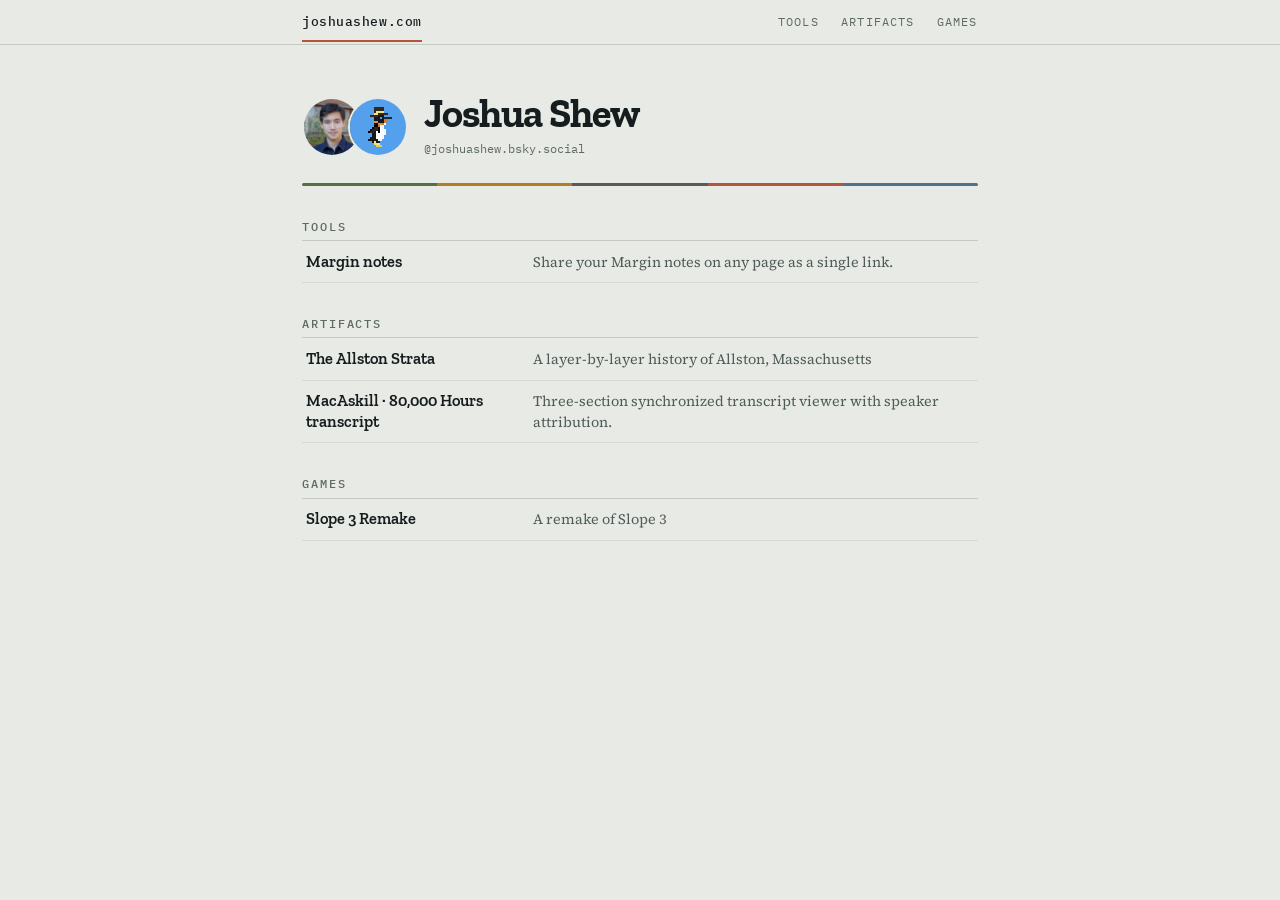
<file: index.html>
<!DOCTYPE html>
<html lang="en">
<head>
<meta charset="UTF-8">
<meta name="viewport" content="width=device-width, initial-scale=1.0">
<title>Joshua Shew</title>
<meta name="description" content="Pages and tools published at joshuashew.com.">
<link rel="canonical" href="https://joshuashew.com/">
<link rel="icon" type="image/svg+xml" href="data:image/svg+xml,%3Csvg%20viewBox%3D%220%200%2032%2032%22%20xmlns%3D%22http%3A//www.w3.org/2000/svg%22%3E%3Crect%20width%3D%2232%22%20height%3D%2232%22%20rx%3D%225%22%20fill%3D%22%23E7EAE5%22/%3E%3Crect%20x%3D%225%22%20y%3D%225%22%20width%3D%2222%22%20height%3D%224%22%20fill%3D%22%23557044%22/%3E%3Crect%20x%3D%225%22%20y%3D%229%22%20width%3D%2222%22%20height%3D%223%22%20fill%3D%22%23B0801F%22/%3E%3Crect%20x%3D%225%22%20y%3D%2212%22%20width%3D%2222%22%20height%3D%224%22%20fill%3D%22%23565C59%22/%3E%3Crect%20x%3D%225%22%20y%3D%2216%22%20width%3D%2222%22%20height%3D%226%22%20fill%3D%22%23B4553E%22/%3E%3Crect%20x%3D%225%22%20y%3D%2222%22%20width%3D%2222%22%20height%3D%225%22%20fill%3D%22%234F7189%22/%3E%3C/svg%3E">
<link rel="apple-touch-icon" href="/apple-touch-icon.png">
<meta property="og:type" content="website">
<meta property="og:url" content="https://joshuashew.com/">
<meta property="og:title" content="Joshua Shew">
<meta property="og:description" content="Pages and tools published at joshuashew.com.">
<meta property="og:image" content="https://joshuashew.com/social-card-home.png">
<meta property="og:image:width" content="1200">
<meta property="og:image:height" content="630">
<meta property="og:image:alt" content="Joshua Shew — joshuashew.com">
<meta name="twitter:card" content="summary_large_image">
<meta name="twitter:title" content="Joshua Shew">
<meta name="twitter:description" content="Pages and tools published at joshuashew.com.">
<meta name="twitter:image" content="https://joshuashew.com/social-card-home.png">
<link rel="preconnect" href="https://fonts.googleapis.com">
<link rel="preconnect" href="https://fonts.gstatic.com" crossorigin>
<link rel="stylesheet" href="https://fonts.googleapis.com/css2?family=Zilla+Slab:wght@400;600;700&family=Source+Serif+4:opsz,wght@8..60,400;8..60,600&family=IBM+Plex+Mono:wght@400;500&display=swap">
<link rel="stylesheet" href="/site-bar.css">
<style>
:root{
  --paper:#E7EAE5; --surface:#F2F4F0; --ink:#161D1F; --ink-2:#4F5B58; --ink-3:#5F6A66;
  --rule:#C4CCC2; --rule-soft:#D5DBD2; --brick:#B4553E; --stone:#4F7189; --marsh:#557044;
}
@media (prefers-color-scheme: dark){
  :root:not([data-theme="light"]){
    --paper:#12171A; --surface:#1A2024; --ink:#E2E7E3; --ink-2:#A3AFAB; --ink-3:#97A29E;
    --rule:#333C40; --rule-soft:#283034; --brick:#DB7A61; --stone:#7FA6C0; --marsh:#84A870;
  }
}
:root[data-theme="dark"]{
  --paper:#12171A; --surface:#1A2024; --ink:#E2E7E3; --ink-2:#A3AFAB; --ink-3:#97A29E;
  --rule:#333C40; --rule-soft:#283034; --brick:#DB7A61; --stone:#7FA6C0; --marsh:#84A870;
}
*{box-sizing:border-box}
html{-webkit-text-size-adjust:100%}
body{
  margin:0;background:var(--paper);color:var(--ink);
  font-family:"Source Serif 4",Georgia,serif;font-size:17px;line-height:1.5;
  -webkit-font-smoothing:antialiased;
}
.wrap{max-width:720px;margin:0 auto;padding:clamp(1.8rem,5vw,3rem) 1.4rem 3rem}
.me{display:flex;align-items:center;gap:1rem}
.pics{display:flex;flex:none}
.pics img{width:60px;height:60px;border-radius:50%;display:block;border:2px solid var(--paper);background:var(--surface)}
.pics img+img{margin-left:-14px}
.pics .peng{image-rendering:pixelated}
h1{
  font-family:"Zilla Slab",Rockwell,Georgia,serif;font-weight:700;
  font-size:clamp(1.9rem,6vw,2.5rem);line-height:1;letter-spacing:-.02em;margin:0;
}
.handle{
  font-family:"IBM Plex Mono",ui-monospace,monospace;font-size:.78rem;
  color:var(--ink-3);text-decoration:none;display:inline-block;margin-top:.4rem;
}
.handle:hover,.handle:focus-visible{color:var(--brick)}
.rule{height:3px;display:flex;margin:1.4rem 0 0;border-radius:2px;overflow:hidden}
.rule i{flex:1}
h2{
  font-family:"IBM Plex Mono",ui-monospace,monospace;font-size:.72rem;
  letter-spacing:.16em;text-transform:uppercase;color:var(--ink-3);
  font-weight:500;margin:2rem 0 .3rem;
}
h2 a{color:inherit;text-decoration:none}
h2 a:hover,h2 a:focus-visible{color:var(--brick)}
.rows{list-style:none;margin:0;padding:0;border-top:1px solid var(--rule)}
.rows li{border-bottom:1px solid var(--rule-soft)}
.rows a{
  display:grid;grid-template-columns:minmax(0,13rem) minmax(0,1fr);gap:.2rem 1.2rem;
  padding:.6rem .2rem;text-decoration:none;color:inherit;align-items:baseline;
}
.rows .t{font-family:"Zilla Slab",Georgia,serif;font-weight:600;font-size:1.02rem;line-height:1.3}
.rows .d{color:var(--ink-2);font-size:.9rem;line-height:1.45}
.rows a:hover .t,.rows a:focus-visible .t{color:var(--brick)}
.rows a:focus-visible{outline:2px solid var(--stone);outline-offset:-2px;border-radius:2px}
@media (max-width:560px){.rows a{grid-template-columns:minmax(0,1fr)}}
</style>
</head>
<body>
<header class="site-bar" style="--sb-max:720px;--sb-pad:1.4rem"><nav aria-label="Site"><a class="sb-home" href="/" aria-current="page">joshuashew.com</a><a href="/tools/">Tools</a><a href="/artifacts/">Artifacts</a><a href="/games/">Games</a></nav></header>
<div class="wrap">
  <div class="me">
    <div class="pics" aria-hidden="true">
      <img src="/avatar-photo.jpg" alt="" width="60" height="60">
      <img class="peng" src="/avatar-penguin.png" alt="" width="60" height="60">
    </div>
    <div>
      <h1>Joshua Shew</h1>
      <a class="handle" href="https://bsky.app/profile/joshuashew.bsky.social">@joshuashew.bsky.social</a>
    </div>
  </div>
  <div class="rule">
    <i style="background:var(--marsh)"></i><i style="background:#B0801F"></i><i style="background:#565C59"></i><i style="background:var(--brick)"></i><i style="background:var(--stone)"></i>
  </div>

  <h2><a href="/tools/">Tools</a></h2>
  <ul class="rows">
    <li><a href="/margin/">
      <span class="t">Margin notes</span>
      <span class="d">Share your Margin notes on any page as a single link.</span>
    </a></li>
  </ul>

  <h2><a href="/artifacts/">Artifacts</a></h2>
  <ul class="rows">
    <li><a href="/artifacts/allston/">
      <span class="t">The Allston Strata</span>
      <span class="d">A layer-by-layer history of Allston, Massachusetts</span>
    </a></li>
    <li><a href="/artifacts/transcript/">
      <span class="t">MacAskill · 80,000 Hours transcript</span>
      <span class="d">Three-section synchronized transcript viewer with speaker attribution.</span>
    </a></li>
  </ul>

  <h2><a href="/games/">Games</a></h2>
  <ul class="rows">
    <li><a href="/games/slope-3-remake/">
      <span class="t">Slope 3 Remake</span>
      <span class="d">A remake of Slope 3</span>
    </a></li>
  </ul>
</div>
</body>
</html>
</file>
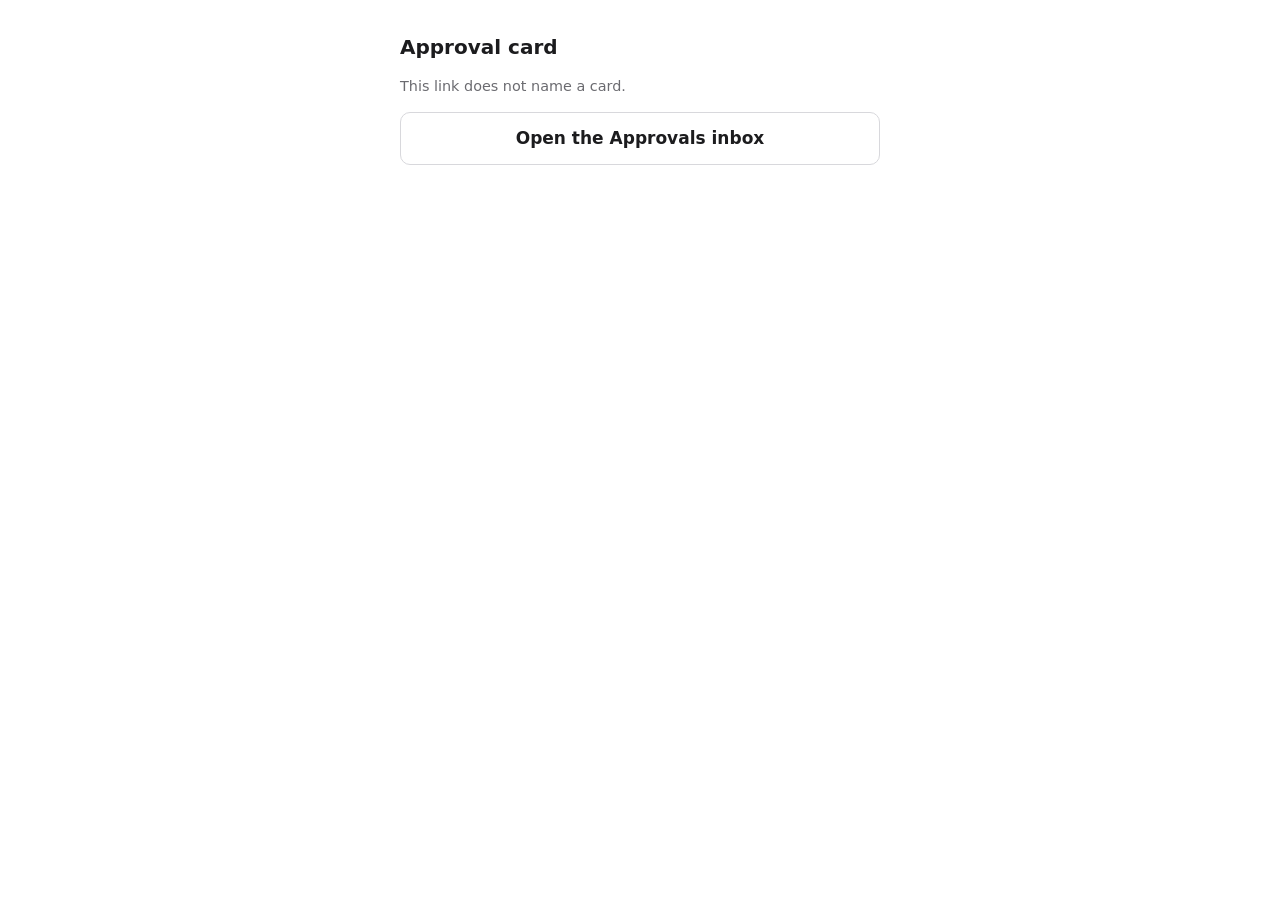
<file: a/index.html>
<!doctype html>
<html lang="en">
<head>
<meta charset="utf-8">
<meta name="viewport" content="width=device-width, initial-scale=1">
<meta name="robots" content="noindex, nofollow">
<meta name="referrer" content="no-referrer">
<title>Approval card</title>
<style>
  :root { color-scheme: light dark; --fg: #1c1c1e; --bg: #ffffff; --mut: #6b6b70; --line: #d8d8dc; --acc: #2f5fd0; }
  @media (prefers-color-scheme: dark) { :root { --fg: #ececf0; --bg: #141416; --mut: #a0a0a8; --line: #3a3a40; --acc: #8aa8ff; } }
  body { font: 17px/1.5 -apple-system, system-ui, sans-serif; max-width: 30rem; margin: 2rem auto; padding: 0 16px;
         color: var(--fg); background: var(--bg); }
  h1 { font-size: 1.25rem; margin: 0 0 .25rem; }
  .mut { color: var(--mut); font-size: .9rem; overflow-wrap: anywhere; }
  .btn { display: block; text-align: center; padding: .8rem 1rem; margin: .75rem 0; border-radius: 10px;
         border: 1px solid var(--line); color: var(--fg); text-decoration: none; font-weight: 600; }
  .btn.primary { background: var(--acc); border-color: var(--acc); color: #fff; }
  label { display: flex; gap: .5rem; align-items: center; font-size: .9rem; color: var(--mut); }
  [hidden] { display: none !important; }
</style>
</head>
<body>
<!--
  Public fallback for a link to one Approvals card: https://joshuashew.com/a/<kind>/<id>.
  The Approvals iPhone app claims /a/*/* through /.well-known/apple-app-site-association, so on an iPhone
  with the app this page normally never loads. It loads when no app takes the link (a browser on the Mac,
  an in-app browser, no app installed). It fetches nothing and shows nothing but the kind and id in its
  own URL. The card itself lives on the tailnet-only inbox; the app hand-off is the custom scheme
  com.joshuashew.approvals://item/<kind>/<id>. Docs: claude-workspace modules/tailnet-pages
  ("Linking to one card").
-->
<main id="choose" hidden>
  <h1>Approval card</h1>
  <p class="mut" id="what"></p>
  <a class="btn primary" id="app" href="#">Open in the Approvals app</a>
  <a class="btn" id="web" href="#">Open in the browser</a>
  <label><input type="checkbox" id="remember"> Always open in the app on this device</label>
  <p class="mut" id="tried" hidden>If the app did not open, use the browser.</p>
</main>
<main id="bad" hidden>
  <h1>Approval card</h1>
  <p class="mut">This link does not name a card.</p>
  <a class="btn" href="https://approvals.tau.internal.joshuashew.com/approvals">Open the Approvals inbox</a>
</main>
<script>
(function () {
  "use strict";
  var INBOX = "https://approvals.tau.internal.joshuashew.com";
  var SCHEME = "com.joshuashew.approvals://item/";
  // Only "app" is ever remembered: this page shows up exactly when the app did not take the link, so a
  // remembered "browser" would redirect with no way back. #choose forgets the choice.
  var KEY = "approvals-open-in";
  var KIND_RE = /^[a-z][a-z0-9_-]{0,31}$/;              // tailnet-home config.py kind rule
  var ID_RE = /^[A-Za-z0-9][A-Za-z0-9_.:-]{0,127}$/;   // tailnet-home inbox.ID_RE

  function store(v) { try { if (v === "app") localStorage.setItem(KEY, "app"); else localStorage.removeItem(KEY); } catch (e) {} }
  function stored() { try { return localStorage.getItem(KEY) === "app" ? "app" : ""; } catch (e) { return ""; } }

  var parts = location.pathname.replace(/^\/a\/?/, "").split("/");
  var kind = "", id = "";
  try { kind = decodeURIComponent(parts[0] || ""); id = decodeURIComponent(parts[1] || ""); } catch (e) {}
  if (location.hash === "#choose") { store(""); }
  if (!(parts.length === 2 && KIND_RE.test(kind) && ID_RE.test(id))) {
    document.getElementById("bad").hidden = false;
    return;
  }
  // ?item= opens that card: in the list's detail pane (tailnet-home 0.27.0+) or, before that, its own /item/ page.
  var web = INBOX + "/approvals?item=" + encodeURIComponent(kind + ":" + id);
  var app = SCHEME + kind + "/" + encodeURIComponent(id);

  var ua = navigator.userAgent || "";
  var ios = /iPhone|iPad|iPod/.test(ua) || (/Macintosh/.test(ua) && navigator.maxTouchPoints > 1);
  var mac = !ios && /Macintosh/.test(ua);
  if (!ios && !mac) { location.replace(web); return; }   // no Approvals app exists elsewhere

  var choice = location.hash === "#choose" ? "" : stored();

  document.getElementById("what").textContent = kind + " · " + id;
  var aApp = document.getElementById("app"), aWeb = document.getElementById("web");
  aApp.href = app; aWeb.href = web;
  var remember = document.getElementById("remember");
  aApp.addEventListener("click", function () { if (remember.checked) store("app"); document.getElementById("tried").hidden = false; });
  document.getElementById("choose").hidden = false;
  if (choice === "app") { document.getElementById("tried").hidden = false; location.href = app; }
})();
</script>
</body>
</html>
</file>
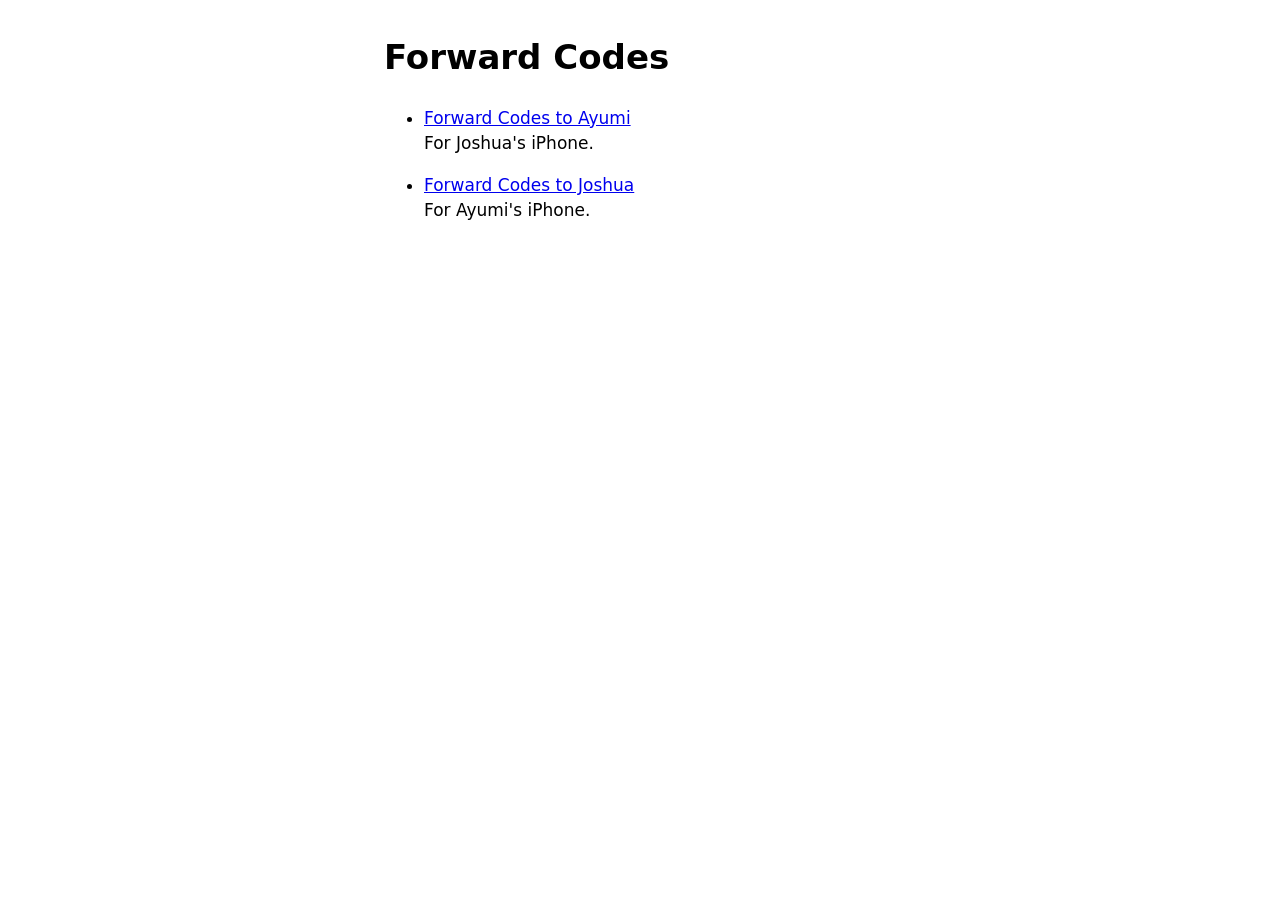
<file: forward-codes/index.html>
<!doctype html>
<html lang="en">
<head>
<meta charset="utf-8">
<meta name="viewport" content="width=device-width, initial-scale=1">
<meta name="robots" content="noindex, nofollow">
<title>Forward Codes</title>
<style>
  :root { color-scheme: light dark; }
  body { font: 17px/1.5 -apple-system, system-ui, sans-serif; max-width: 32rem; margin: 2rem auto; padding: 0 16px; }
  li { margin: 0 0 1rem; }
</style>
</head>
<body>
<h1>Forward Codes</h1>
<ul>
  <li><a href="forward-codes-to-ayumi.shortcut?v=2">Forward Codes to Ayumi</a><br>For Joshua's iPhone.</li>
  <li><a href="forward-codes-to-joshua.shortcut?v=2">Forward Codes to Joshua</a><br>For Ayumi's iPhone.</li>
</ul>
</body>
</html>
</file>
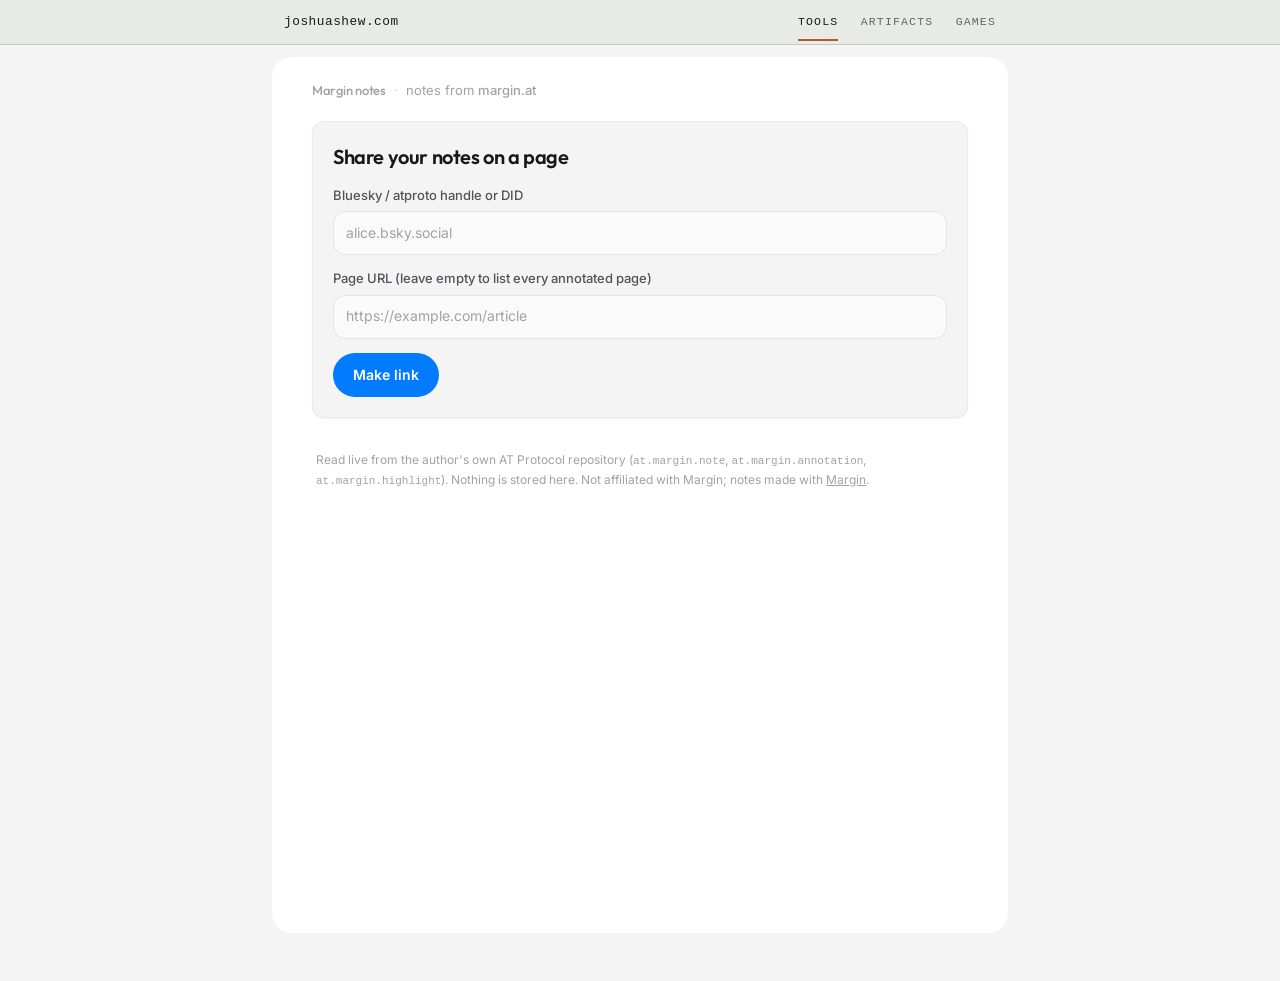
<file: margin/index.html>
<!DOCTYPE html>
<html lang="en">
<head>
<meta charset="UTF-8">
<meta name="viewport" content="width=device-width, initial-scale=1.0">
<title>Margin notes</title>
<meta name="description" content="One person's Margin highlights and notes on one web page, read live from their AT Protocol repository.">
<meta name="robots" content="noindex">
<link rel="icon" type="image/svg+xml" href="data:image/svg+xml,%3Csvg%20viewBox%3D%220%200%2032%2032%22%20xmlns%3D%22http%3A//www.w3.org/2000/svg%22%3E%3Crect%20width%3D%2232%22%20height%3D%2232%22%20rx%3D%227%22%20fill%3D%22%2318181b%22/%3E%3Crect%20x%3D%228%22%20y%3D%227%22%20width%3D%223%22%20height%3D%2218%22%20rx%3D%221.5%22%20fill%3D%22%23facc15%22/%3E%3Crect%20x%3D%2214%22%20y%3D%229%22%20width%3D%2211%22%20height%3D%222.5%22%20rx%3D%221.25%22%20fill%3D%22%23fafafa%22/%3E%3Crect%20x%3D%2214%22%20y%3D%2214.75%22%20width%3D%2211%22%20height%3D%222.5%22%20rx%3D%221.25%22%20fill%3D%22%23a1a1aa%22/%3E%3Crect%20x%3D%2214%22%20y%3D%2220.5%22%20width%3D%227%22%20height%3D%222.5%22%20rx%3D%221.25%22%20fill%3D%22%23a1a1aa%22/%3E%3C/svg%3E">
<link rel="preconnect" href="https://fonts.googleapis.com">
<link rel="preconnect" href="https://fonts.gstatic.com" crossorigin>
<link rel="stylesheet" href="https://fonts.googleapis.com/css2?family=Inter:ital,wght@0,400;0,500;0,600;0,700;1,400&family=Outfit:wght@500;600;700&display=swap">
<style>
/* Palette and type follow Margin's own design tokens (web/tailwind.config.mjs,
   web/src/styles/global.css in github.com/margin-at/margin): zinc "surface"
   scale, blue "primary", Inter body, Outfit headings. */
:root{
  --s50:#fafafa; --s100:#f4f4f5; --s200:#e4e4e7; --s300:#d4d4d8; --s400:#a1a1aa; --s500:#71717a;
  --s600:#52525b; --s700:#3f3f46; --s800:#27272a; --s900:#18181b; --s950:#09090b;
  --brand:#027bff; --p50:#eff6ff; --p100:#dbeafe; --p400:#60a5fa; --p600:#2563eb; --p900:#1e3a8a;

  --page:var(--s100); --panel:#fff; --card:var(--s100); --card-border:rgb(228 228 231 / .6);
  --text:var(--s900); --text-2:var(--s600); --text-3:var(--s400); --hair:var(--s300);
  --link:var(--p600); --chip:var(--s200); --chip-on:#fff;
  --q-note:var(--s300); --q-hl:#facc15; --q-hl-bg:rgb(254 252 232 / .5); --q-hover:var(--s50);
  --input:var(--s50); --input-border:var(--s200);
  --shadow:0 1px 2px 0 rgb(0 0 0 / .05);
}
@media (prefers-color-scheme: dark){
  :root:not([data-theme="light"]){
    --page:var(--s950); --panel:var(--s900); --card:var(--s900); --card-border:var(--s800);
    --text:var(--s50); --text-2:var(--s300); --text-3:var(--s500); --hair:var(--s600);
    --link:var(--p400); --chip:var(--s800); --chip-on:var(--s700);
    --q-note:var(--s600); --q-hl-bg:rgb(113 63 18 / .2); --q-hover:rgb(39 39 42 / .5);
    --input:var(--s800); --input-border:var(--s700); --shadow:none;
  }
}
:root[data-theme="dark"]{
  --page:var(--s950); --panel:var(--s900); --card:var(--s900); --card-border:var(--s800);
  --text:var(--s50); --text-2:var(--s300); --text-3:var(--s500); --hair:var(--s600);
  --link:var(--p400); --chip:var(--s800); --chip-on:var(--s700);
  --q-note:var(--s600); --q-hl-bg:rgb(113 63 18 / .2); --q-hover:rgb(39 39 42 / .5);
  --input:var(--s800); --input-border:var(--s700); --shadow:none;
}
*{box-sizing:border-box}
html{-webkit-text-size-adjust:100%;background:var(--page)}
body{
  margin:0;background:var(--page);color:var(--text);
  font-family:Inter,ui-sans-serif,system-ui,-apple-system,"Segoe UI",sans-serif;font-size:15px;line-height:1.5;
  -webkit-font-smoothing:antialiased;-moz-osx-font-smoothing:grayscale;
}
h1,h2,.display{font-family:Outfit,ui-sans-serif,system-ui,sans-serif;letter-spacing:-.02em}
a{color:var(--link)}
.shell{max-width:760px;margin:0 auto;padding:12px 12px 48px}
.panel{background:var(--panel);border-radius:20px;padding:24px clamp(16px,4vw,40px) 32px;min-height:calc(100vh - 24px)}
.top{display:flex;align-items:center;gap:8px;margin:0 0 20px;font-size:13px;color:var(--text-3)}
.top a{color:inherit;text-decoration:none;font-weight:500}
.top a:hover{color:var(--text)}
.top .dot{color:var(--hair)}
.card{background:var(--card);border:1px solid var(--card-border);border-radius:12px;box-shadow:var(--shadow)}

/* page header card */
.hero{padding:20px}
.hero h1{font-size:clamp(22px,4.4vw,28px);line-height:1.15;font-weight:700;margin:0;overflow-wrap:anywhere}
.hero h1 a{color:inherit;text-decoration:none}
.hero h1 a:hover{text-decoration:underline;text-underline-offset:3px}
.srcline{display:flex;align-items:center;gap:5px;margin:8px 0 0;font-size:12px;min-width:0}
.srcline a{color:var(--link);text-decoration:none;white-space:nowrap;overflow:hidden;text-overflow:ellipsis;min-width:0}
.srcline a:hover{text-decoration:underline}
.srcline svg{flex:none;color:var(--link)}
.who{display:flex;align-items:center;gap:12px;margin:16px 0 0;padding:14px 0 0;border-top:1px solid var(--card-border)}
.who .name{font-weight:600;font-size:15px;color:var(--text);text-decoration:none}
.who .name:hover{text-decoration:underline}
.who .handle{color:var(--text-3);font-size:14px;overflow-wrap:anywhere}
.avatar{width:40px;height:40px;border-radius:50%;object-fit:cover;background:var(--s300);flex:none;display:block}
.avatar.lg{width:48px;height:48px}

/* tabs (Margin's segmented control) */
.toolbar{display:flex;flex-wrap:wrap;align-items:center;gap:8px;margin:16px 0}
.tabs{display:inline-flex;gap:2px;padding:4px;border-radius:10px;background:var(--chip)}
.tabs button{border:0;background:transparent;color:var(--text-2);font:500 13px/1 Inter,system-ui,sans-serif;padding:8px 12px;border-radius:7px;cursor:pointer;min-height:32px}
.tabs button:hover{color:var(--text)}
.tabs button[aria-pressed="true"]{background:var(--chip-on);color:var(--text);box-shadow:var(--shadow)}
.tabs .n{color:var(--text-3);font-weight:400;margin-left:4px}
.toolbar .sp{flex:1}
.ghost{border:0;background:transparent;color:var(--text-3);font:500 12px/1 Inter,system-ui,sans-serif;padding:8px 10px;border-radius:8px;cursor:pointer;display:inline-flex;align-items:center;gap:6px;min-height:32px;text-decoration:none}
.ghost:hover{color:var(--link);background:var(--q-hover)}

/* note cards */
ol.notes{list-style:none;margin:0;padding:0;display:flex;flex-direction:column;gap:12px}
article.note{padding:16px}
.head{display:flex;align-items:center;gap:12px;min-width:0}
.head .meta{display:flex;align-items:baseline;gap:6px;flex-wrap:wrap;min-width:0}
.head .name{font-weight:600;font-size:15px;color:var(--text);text-decoration:none}
.head .name:hover{text-decoration:underline}
.head .handle,.head time{color:var(--text-3);font-size:14px}
.head .sep{color:var(--hair)}
.content{margin:12px 0 0 52px}
blockquote{
  margin:0 0 12px;padding:8px 8px 8px 16px;border-left:3px solid var(--q-note);border-radius:0 8px 8px 0;
  font-size:15px;font-style:italic;color:var(--text-2);transition:background-color .2s ease-out;
}
blockquote.hl{border-left-color:var(--q-hl);background:var(--q-hl-bg)}
blockquote:hover{background:var(--q-hover)}
blockquote.hl:hover{background:var(--q-hl-bg)}
blockquote a{color:inherit;text-decoration:none;display:block;overflow-wrap:anywhere}
blockquote .ctx{display:none}
.show-ctx blockquote .ctx{display:inline;color:var(--text-3);font-style:normal}
.body{margin:0;color:var(--text);white-space:pre-wrap;overflow-wrap:anywhere;line-height:1.625;font-size:15px}
.content > :last-child{margin-bottom:0}
.tags{display:flex;flex-wrap:wrap;gap:8px;margin:12px 0 0}
.tags span{padding:4px 8px;border-radius:6px;background:var(--chip);font-size:12px;font-weight:500;color:var(--text-2)}
.actions{display:flex;align-items:center;gap:2px;margin:10px 0 0 44px}
.badge{font-size:11px;font-weight:600;letter-spacing:.02em;color:var(--text-3);padding:0 8px}

/* index of pages */
ul.pages{list-style:none;margin:16px 0 0;padding:0;display:flex;flex-direction:column;gap:10px}
ul.pages a.card{display:block;padding:14px 16px;text-decoration:none;color:inherit}
ul.pages a.card:hover{border-color:var(--s300)}
ul.pages .t{font-family:Outfit,ui-sans-serif,system-ui,sans-serif;font-weight:600;font-size:16px;letter-spacing:-.01em;line-height:1.3;display:block;overflow-wrap:anywhere;color:var(--text)}
ul.pages .u{display:block;font-size:12px;color:var(--link);margin-top:4px;white-space:nowrap;overflow:hidden;text-overflow:ellipsis}
ul.pages .c{display:block;font-size:12px;color:var(--text-3);margin-top:2px}

/* maker form */
.maker{padding:20px;margin:0}
.maker h2{font-size:20px;font-weight:600;margin:0 0 14px}
form{display:grid;gap:14px}
label{display:grid;gap:6px;font-size:13px;font-weight:500;color:var(--text-2)}
input{
  font:400 14px/1.3 Inter,system-ui,sans-serif;color:var(--text);background:var(--input);
  border:1px solid var(--input-border);border-radius:12px;padding:10px 12px;width:100%;min-height:44px;
}
input::placeholder{color:var(--text-3)}
input:focus{outline:none;border-color:var(--p400);box-shadow:0 0 0 3px rgb(96 165 250 / .2)}
.primary{
  justify-self:start;border:0;border-radius:999px;background:var(--brand);color:#fff;
  font:600 14px/1 Inter,system-ui,sans-serif;padding:12px 20px;cursor:pointer;min-height:44px;
  display:inline-flex;align-items:center;gap:8px;
}
.primary:hover{background:var(--p600)}
.field{display:grid;gap:6px}
.field>label{display:block;font-size:13px;font-weight:500;color:var(--text-2)}
.combo{position:relative}
.suggest{position:absolute;z-index:10;left:0;right:0;top:calc(100% + 6px);margin:0;padding:6px;list-style:none;
  background:var(--panel);border:1px solid var(--input-border);border-radius:12px;box-shadow:0 10px 15px -3px rgb(0 0 0 / .1),0 4px 6px -4px rgb(0 0 0 / .1);max-height:320px;overflow:auto}
.suggest li{display:flex;align-items:center;gap:10px;padding:8px 10px;border-radius:8px;cursor:pointer;min-height:44px}
.suggest li[aria-selected="true"],.suggest li:hover{background:var(--chip)}
.suggest img,.suggest .ph{width:32px;height:32px;border-radius:50%;flex:none;background:var(--s300);object-fit:cover}
.suggest .nm{font-weight:600;font-size:14px;color:var(--text);white-space:nowrap;overflow:hidden;text-overflow:ellipsis}
.suggest .hd{font-size:13px;color:var(--text-3);white-space:nowrap;overflow:hidden;text-overflow:ellipsis}
.suggest .tx{min-width:0;display:grid}
.out{display:flex;gap:8px}
.out input{font-size:12px}
.secondary{border:1px solid var(--input-border);background:var(--panel);color:var(--text);border-radius:999px;font:500 13px/1 Inter,system-ui,sans-serif;padding:0 16px;cursor:pointer;min-height:44px;white-space:nowrap}
.secondary:hover{background:var(--chip)}
:focus-visible{outline:2px solid var(--p400);outline-offset:2px}

.status{color:var(--text-2);font-size:14px;margin:20px 4px}
.status.err{color:#ef4444}
.skeleton{height:120px;border-radius:12px;background:var(--card);border:1px solid var(--card-border);animation:pulse 1.4s ease-in-out infinite}
@keyframes pulse{50%{opacity:.55}}
footer{margin:32px 4px 0;color:var(--text-3);font-size:12px;line-height:1.6}
footer a{color:inherit}
footer code{font-family:ui-monospace,SFMono-Regular,Menlo,monospace;font-size:11px}
[hidden]{display:none !important}
@media (max-width:560px){
  .shell{padding:0}
  .panel{border-radius:0;min-height:100vh}
  .content{margin-left:0}
  .actions{margin-left:-8px}
  .out{flex-direction:column}
  .head .meta{flex-wrap:nowrap}
  .head .handle{white-space:nowrap;overflow:hidden;text-overflow:ellipsis;max-width:120px}
  .head .name{white-space:nowrap;overflow:hidden;text-overflow:ellipsis;max-width:150px}
}
</style>
<link rel="stylesheet" href="/site-bar.css">
</head>
<body>
<header class="site-bar" style="--sb-max:760px;--sb-pad:24px"><nav aria-label="Site"><a class="sb-home" href="/">joshuashew.com</a><a href="/tools/" aria-current="page">Tools</a><a href="/artifacts/">Artifacts</a><a href="/games/">Games</a></nav></header>
<div class="shell"><main class="panel">
  <nav class="top"><a href="./" class="display">Margin notes</a><span class="dot">·</span><span>notes from <a href="https://margin.at" rel="noopener">margin.at</a></span></nav>

  <section id="view" hidden>
    <div class="card hero">
      <h1 id="title"></h1>
      <p class="srcline" id="src"></p>
      <div class="who" id="byline"></div>
    </div>
    <div class="toolbar" id="bar" hidden>
      <div class="tabs" role="group" aria-label="Filter">
        <button type="button" id="f-all" aria-pressed="true">All<span class="n" id="n-all"></span></button>
        <button type="button" id="f-notes" aria-pressed="false">Annotations<span class="n" id="n-notes"></span></button>
        <button type="button" id="f-hl" aria-pressed="false">Highlights<span class="n" id="n-hl"></span></button>
      </div>
      <span class="sp"></span>
      <button type="button" class="ghost" id="ctx" aria-pressed="false">Context</button>
      <button type="button" class="ghost" id="sort">Oldest first</button>
      <button type="button" class="ghost" id="md">Copy Markdown</button>
    </div>
    <ol class="notes" id="notes"></ol>
    <ul class="pages" id="pages"></ul>
  </section>

  <p class="status" id="status" role="status" aria-live="polite"></p>

  <section id="maker" class="card maker">
    <h2>Share your notes on a page</h2>
    <form id="form" autocomplete="off">
      <div class="field">
        <label for="in-h">Bluesky / atproto handle or DID</label>
        <div class="combo">
          <input id="in-h" name="h" placeholder="alice.bsky.social" spellcheck="false" autocapitalize="off" autocorrect="off" required
            role="combobox" aria-autocomplete="list" aria-expanded="false" aria-controls="h-list">
          <ul class="suggest" id="h-list" role="listbox" hidden></ul>
        </div>
      </div>
      <label>Page URL (leave empty to list every annotated page)
        <input id="in-url" name="url" type="url" placeholder="https://example.com/article" spellcheck="false" list="url-list">
        <datalist id="url-list"></datalist>
      </label>
      <button type="submit" class="primary">Make link</button>
      <div class="out" id="out" hidden>
        <input id="out-link" readonly aria-label="Share link">
        <button type="button" class="secondary" id="copy">Copy</button>
      </div>
    </form>
  </section>

  <footer>
    Read live from the author's own AT Protocol repository (<code>at.margin.note</code>, <code>at.margin.annotation</code>, <code>at.margin.highlight</code>). Nothing is stored here. Not affiliated with Margin; notes made with <a href="https://margin.at">Margin</a>.
  </footer>
</main></div>

<script>
"use strict";
const COLLECTIONS = ["at.margin.note", "at.margin.annotation", "at.margin.highlight"];
const PUBLIC_API = "https://public.api.bsky.app/xrpc";
const $ = (id) => document.getElementById(id);
const status = (msg, err) => { const s = $("status"); s.textContent = msg || ""; s.classList.toggle("err", !!err); };

// ---------- URL identity ----------
// Kept in step with normUrl in functions/_lib/margin.js.
// Margin hashes the URL without its scheme (sha256 of "host/path"), so two
// links to one page match when only scheme, "www.", a trailing slash, the
// fragment or tracking parameters differ.
function normUrl(raw) {
  try {
    const u = new URL(String(raw).trim());
    const host = u.hostname.toLowerCase().replace(/^www\./, "");
    const path = u.pathname.replace(/\/+$/, "");
    const q = new URLSearchParams(u.search);
    for (const k of [...q.keys()]) if (/^(utm_|fbclid$|gclid$|ref$|ref_src$|mc_)/i.test(k)) q.delete(k);
    q.sort();
    const qs = q.toString();
    return host + (u.port ? ":" + u.port : "") + path + (qs ? "?" + qs : "");
  } catch { return String(raw).trim().replace(/^[a-z]+:\/\//i, "").replace(/#.*$/, "").replace(/\/+$/, "").toLowerCase(); }
}

// ---------- identity ----------
async function getJSON(url) {
  const r = await fetch(url, { headers: { accept: "application/json" } });
  if (!r.ok) { let m = ""; try { m = (await r.json()).message || ""; } catch {} throw new Error(`${r.status} ${m}`.trim()); }
  return r.json();
}
async function resolveHandle(handle) {
  try { return (await getJSON(`${PUBLIC_API}/com.atproto.identity.resolveHandle?handle=${encodeURIComponent(handle)}`)).did; }
  catch {
    try {
      const r = await fetch(`https://${handle}/.well-known/atproto-did`);
      if (r.ok) { const t = (await r.text()).trim(); if (t.startsWith("did:")) return t; }
    } catch {}
    throw new Error(`Could not resolve the handle “${handle}”.`);
  }
}
async function didDoc(did) {
  if (did.startsWith("did:plc:")) return getJSON(`https://plc.directory/${did}`);
  if (did.startsWith("did:web:")) return getJSON(`https://${decodeURIComponent(did.slice(8))}/.well-known/did.json`);
  throw new Error(`Unsupported DID method: ${did}`);
}
async function resolveActor(input) {
  const id = input.trim().replace(/^@/, "").replace(/^at:\/\//, "");
  const did = id.startsWith("did:") ? id : await resolveHandle(id.toLowerCase());
  const doc = await didDoc(did);
  const pds = (doc.service || []).find((s) => s.id === "#atproto_pds" || s.id === `${did}#atproto_pds`);
  if (!pds) throw new Error("That account has no PDS listed in its DID document.");
  // The handle is only trusted when the DID document claims it back.
  const aka = (doc.alsoKnownAs || []).find((a) => a.startsWith("at://"));
  return { did, pds: pds.serviceEndpoint.replace(/\/+$/, ""), handle: aka ? aka.slice(5) : null };
}

// ---------- records ----------
async function listAll(pds, did, collection, onPage) {
  const out = []; let cursor;
  for (let i = 0; i < 200; i++) {
    const u = `${pds}/xrpc/com.atproto.repo.listRecords?repo=${encodeURIComponent(did)}&collection=${collection}&limit=100${cursor ? "&cursor=" + encodeURIComponent(cursor) : ""}`;
    const d = await getJSON(u);
    out.push(...d.records); onPage && onPage(out.length);
    if (!d.cursor || !d.records.length) break;
    cursor = d.cursor;
  }
  return out;
}
function toItem(rec) {
  const v = rec.value || {}, t = v.target || {}, sel = t.selector || {};
  const col = rec.uri.split("/")[3];
  const body = (v.body && v.body.value) || v.text || "";
  const isHl = col === "at.margin.highlight" || v.motivation === "highlighting" || !body.trim();
  return {
    uri: rec.uri, col, source: t.source || "", title: t.title || "", key: normUrl(t.source || ""),
    exact: sel.exact || "", prefix: sel.prefix || "", suffix: sel.suffix || "",
    body, tags: v.tags || [], color: v.color || "", createdAt: v.createdAt || "", kind: isHl ? "highlight" : "note",
  };
}

// ---------- rendering helpers ----------
function el(tag, attrs, ...kids) {
  const n = document.createElement(tag);
  for (const [k, v] of Object.entries(attrs || {})) {
    if (v == null) continue;
    if (k === "class") n.className = v; else if (k === "text") n.textContent = v; else if (k === "html") n.innerHTML = v; else n.setAttribute(k, v);
  }
  for (const k of kids) if (k != null) n.append(k);
  return n;
}
const ICON = {
  link: '<svg width="12" height="12" viewBox="0 0 24 24" fill="none" stroke="currentColor" stroke-width="2" stroke-linecap="round" stroke-linejoin="round" aria-hidden="true"><path d="M15 3h6v6"/><path d="M10 14 21 3"/><path d="M18 13v6a2 2 0 0 1-2 2H5a2 2 0 0 1-2-2V8a2 2 0 0 1 2-2h6"/></svg>',
  open: '<svg width="15" height="15" viewBox="0 0 24 24" fill="none" stroke="currentColor" stroke-width="2" stroke-linecap="round" stroke-linejoin="round" aria-hidden="true"><path d="M2 3h6a4 4 0 0 1 4 4v14a3 3 0 0 0-3-3H2z"/><path d="M22 3h-6a4 4 0 0 0-4 4v14a3 3 0 0 1 3-3h7z"/></svg>',
  code: '<svg width="15" height="15" viewBox="0 0 24 24" fill="none" stroke="currentColor" stroke-width="2" stroke-linecap="round" stroke-linejoin="round" aria-hidden="true"><path d="m16 18 6-6-6-6"/><path d="m8 6-6 6 6 6"/></svg>',
};
function linkify(text) {
  const frag = document.createDocumentFragment();
  const re = /https?:\/\/[^\s<>"')\]]+/g; let last = 0, m;
  while ((m = re.exec(text))) {
    frag.append(text.slice(last, m.index));
    frag.append(el("a", { href: m[0], rel: "noopener", target: "_blank", text: m[0] }));
    last = m.index + m[0].length;
  }
  frag.append(text.slice(last));
  return frag;
}
// Text fragment (#:~:text=) so a click opens the article scrolled to the passage.
function fragEnc(s) { return encodeURIComponent(s).replace(/-/g, "%2D").replace(/,/g, "%2C").replace(/&/g, "%26"); }
function textFragmentUrl(it) {
  const exact = it.exact.replace(/\s+/g, " ").trim(); if (!exact || !it.source) return it.source;
  const words = exact.split(" ");
  let core = words.length > 10 ? `${fragEnc(words.slice(0, 5).join(" "))},${fragEnc(words.slice(-5).join(" "))}` : fragEnc(exact);
  const pw = it.prefix.replace(/\s+/g, " ").trim().split(" ").slice(-3).join(" ");
  const sw = it.suffix.replace(/\s+/g, " ").trim().split(" ").slice(0, 3).join(" ");
  if (pw) core = `${fragEnc(pw)}-,${core}`;
  if (sw) core = `${core},-${fragEnc(sw)}`;
  return it.source.replace(/#.*$/, "") + "#:~:text=" + core;
}
function relTime(iso) {
  const d = new Date(iso); if (isNaN(d)) return "";
  const s = (Date.now() - d) / 1000;
  if (s < 60) return "now";
  if (s < 3600) return Math.floor(s / 60) + "m";
  if (s < 86400) return Math.floor(s / 3600) + "h";
  if (s < 7 * 86400) return Math.floor(s / 86400) + "d";
  return d.toLocaleDateString(undefined, { month: "short", day: "numeric", year: d.getFullYear() === new Date().getFullYear() ? undefined : "numeric" });
}
const shortCtx = (s, fromEnd) => { const w = s.replace(/\s+/g, " ").trim().split(" "); if (w.length <= 12) return s.trim(); return fromEnd ? "… " + w.slice(-12).join(" ") : w.slice(0, 12).join(" ") + " …"; };
const NAMED = { yellow: ["#facc15", "rgb(254 252 232 / .5)"], green: ["#4ade80", "rgb(240 253 244 / .5)"], red: ["#f87171", "rgb(254 242 242 / .5)"], blue: ["#60a5fa", "rgb(239 246 255 / .5)"] };
function quoteStyle(it) {
  const c = (it.color || "").toLowerCase();
  if (/^#[0-9a-f]{6}$/.test(c)) return `border-left-color:${c};background-color:${c}15`;
  if (NAMED[c]) return `border-left-color:${NAMED[c][0]}`;
  return null;
}

function avatarEl(cls) {
  const a = state.ctx.avatar;
  return a ? el("img", { class: "avatar" + (cls ? " " + cls : ""), src: a, alt: "", loading: "lazy" }) : el("span", { class: "avatar" + (cls ? " " + cls : "") });
}
function renderItem(it) {
  const prof = `https://bsky.app/profile/${state.ctx.did}`;
  const head = el("div", { class: "head" },
    el("a", { href: prof, rel: "noopener", target: "_blank", "aria-hidden": "true", tabindex: "-1" }, avatarEl()),
    el("div", { class: "meta" },
      el("a", { class: "name", href: prof, rel: "noopener", target: "_blank", text: state.ctx.name }),
      el("span", { class: "handle", text: "@" + state.ctx.handle }),
      el("span", { class: "sep", text: "·" }),
      el("time", { datetime: it.createdAt, title: new Date(it.createdAt).toLocaleString(), text: relTime(it.createdAt) })));
  const quote = it.exact ? el("blockquote", { class: it.kind === "highlight" ? "hl" : null, style: quoteStyle(it) },
    el("a", { href: textFragmentUrl(it), rel: "noopener", target: "_blank", title: "Open this passage in the page" },
      it.prefix ? el("span", { class: "ctx", text: shortCtx(it.prefix, true) + " " }) : null,
      el("span", { text: `“${it.exact}”` }),
      it.suffix ? el("span", { class: "ctx", text: " " + shortCtx(it.suffix, false) }) : null)) : null;
  const body = it.body.trim() ? el("p", { class: "body" }, linkify(it.body.trim())) : null;
  const tags = it.tags.length ? el("div", { class: "tags" }, ...it.tags.map((t) => el("span", { text: "#" + t }))) : null;
  const actions = el("div", { class: "actions" },
    el("a", { class: "ghost", href: textFragmentUrl(it), rel: "noopener", target: "_blank", title: "Open in page", html: ICON.open + "<span>Open in page</span>" }),
    el("a", { class: "ghost", href: `https://pdsls.dev/${it.uri}`, rel: "noopener", target: "_blank", title: it.uri, html: ICON.code + "<span>Record</span>" }),
    el("span", { class: "badge", text: it.kind === "highlight" ? "Highlight" : "Annotation" }));
  return el("li", null, el("article", { class: "card note" }, head, el("div", { class: "content" }, quote, body, tags), actions));
}

function markdown(items, ctx) {
  const lines = [`# ${ctx.title}`, "", `<${ctx.source}>`, "", `Margin notes by @${ctx.handle}`, ""];
  for (const it of items) {
    if (it.exact) lines.push(it.exact.split("\n").map((l) => "> " + l).join("\n"));
    if (it.body.trim()) lines.push("", it.body.trim());
    lines.push("", "---", "");
  }
  return lines.join("\n");
}

// ---------- page state ----------
const state = { items: [], filter: "all", sort: "asc", ctx: null, hasPos: false };
const SORTS = { page: "In page order", asc: "Oldest first", desc: "Newest first" };
// Place each quote in the article text so notes can be read in page order.
// Exact match first (prefix breaks ties when a phrase repeats), then the
// quote's opening or closing words, for text that differs slightly.
const NQ = (s) => String(s || "").replace(/[\u2018\u2019\u02bc]/g, "'").replace(/[\u201c\u201d]/g, '"').replace(/[\u2010-\u2015]/g, "-").replace(/\s+/g, " ").trim().toLowerCase();
function locate(text, it) {
  const e = NQ(it.exact); if (!e) return null;
  let i = text.indexOf(e);
  if (i >= 0 && text.indexOf(e, i + 1) >= 0 && it.prefix) {
    const pre = NQ(it.prefix).slice(-40), j = text.indexOf(pre + " " + e) >= 0 ? text.indexOf(pre + " " + e) : text.indexOf(pre + e);
    if (j >= 0) i = j + pre.length;
  }
  if (i >= 0) return i;
  const w = e.split(" ");
  if (w.length >= 6) {
    i = text.indexOf(w.slice(0, 6).join(" ")); if (i >= 0) return i;
    i = text.indexOf(w.slice(-6).join(" ")); if (i >= 0) return i;
  }
  return null;
}
async function placeInPage(h, url, token) {
  try {
    const r = await fetch(`api/page?h=${encodeURIComponent(h)}&url=${encodeURIComponent(url)}`);
    if (!r.ok) return;
    const d = await r.json(); if (!d.text || token !== runToken) return;
    const text = NQ(d.text);
    let placed = 0;
    for (const it of state.items) { it.pos = locate(text, it); if (it.pos != null) placed++; }
    if (!placed) return;
    state.hasPos = true; state.sort = "page"; state.textSource = d.textSource; draw();
  } catch {}
}
function draw() {
  const list = $("notes"); list.replaceChildren();
  let items = state.items.filter((i) => state.filter === "all" || i.kind === state.filter);
  const byTime = (a, b) => (a.createdAt < b.createdAt ? -1 : 1);
  if (state.sort === "page") items = items.slice().sort((a, b) => (a.pos ?? Infinity) - (b.pos ?? Infinity) || byTime(a, b));
  else items = items.slice().sort((a, b) => byTime(a, b) * (state.sort === "asc" ? 1 : -1));
  items.forEach((it) => list.append(renderItem(it)));
  const n = state.items.filter((i) => i.kind === "note").length;
  $("n-all").textContent = state.items.length; $("n-notes").textContent = n; $("n-hl").textContent = state.items.length - n;
  $("sort").textContent = SORTS[state.sort];
  for (const [id, f] of [["f-all", "all"], ["f-notes", "note"], ["f-hl", "highlight"]]) $(id).setAttribute("aria-pressed", String(state.filter === f));
}
$("f-all").onclick = () => { state.filter = "all"; draw(); };
$("f-notes").onclick = () => { state.filter = "note"; draw(); };
$("f-hl").onclick = () => { state.filter = "highlight"; draw(); };
$("sort").onclick = () => {
  const order = state.hasPos ? ["page", "asc", "desc"] : ["asc", "desc"];
  state.sort = order[(order.indexOf(state.sort) + 1) % order.length]; draw();
};
$("ctx").onclick = () => { const on = document.body.classList.toggle("show-ctx"); $("ctx").setAttribute("aria-pressed", String(on)); };
$("md").onclick = async () => {
  const items = state.hasPos ? state.items.slice().sort((a, b) => (a.pos ?? Infinity) - (b.pos ?? Infinity) || (a.createdAt < b.createdAt ? -1 : 1))
    : state.items.slice().sort((a, b) => (a.createdAt < b.createdAt ? -1 : 1));
  try { await navigator.clipboard.writeText(markdown(items, state.ctx)); $("md").textContent = "Copied"; }
  catch { $("md").textContent = "Copy failed"; }
  setTimeout(() => ($("md").textContent = "Copy Markdown"), 1600);
};

function shareLink(h, url) {
  const p = new URLSearchParams(); p.set("h", h); if (url) p.set("url", url);
  return `${location.origin}${location.pathname}?${p.toString()}`;
}
// ---------- handle autocomplete ----------
// Public typeahead from the Bluesky AppView, the same lookup Bluesky's own
// compose box uses. Arrow keys move, Enter or Tab picks, Escape closes.
(() => {
  const inp = $("in-h"), list = $("h-list");
  let timer = 0, seq = 0, opts = [], active = -1;
  const close = () => { list.hidden = true; inp.setAttribute("aria-expanded", "false"); inp.removeAttribute("aria-activedescendant"); active = -1; };
  const mark = () => {
    [...list.children].forEach((li, i) => li.setAttribute("aria-selected", String(i === active)));
    if (active >= 0) { inp.setAttribute("aria-activedescendant", "h-opt-" + active); list.children[active].scrollIntoView({ block: "nearest" }); }
  };
  const pick = (a) => { inp.value = a.handle; close(); loadPages(a.handle); $("in-url").focus(); };
  async function search(q) {
    const my = ++seq;
    try {
      const d = await getJSON(`${PUBLIC_API}/app.bsky.actor.searchActorsTypeahead?q=${encodeURIComponent(q)}&limit=8`);
      if (my !== seq || inp.value.trim().replace(/^@/, "") !== q) return;
      opts = (d.actors || []).filter((a) => a.handle && a.handle !== "handle.invalid");
      list.replaceChildren(...opts.map((a, i) => el("li", { id: "h-opt-" + i, role: "option", "aria-selected": "false" },
        a.avatar ? el("img", { src: a.avatar, alt: "", loading: "lazy" }) : el("span", { class: "ph" }),
        el("span", { class: "tx" }, el("span", { class: "nm", text: a.displayName || a.handle }), el("span", { class: "hd", text: "@" + a.handle })))));
      [...list.children].forEach((li, i) => li.addEventListener("mousedown", (e) => { e.preventDefault(); pick(opts[i]); }));
      active = -1;
      if (opts.length) { list.hidden = false; inp.setAttribute("aria-expanded", "true"); } else close();
    } catch { close(); }
  }
  inp.addEventListener("input", () => {
    clearTimeout(timer);
    const q = inp.value.trim().replace(/^@/, "");
    if (!q || q.startsWith("did:")) { close(); return; }
    timer = setTimeout(() => search(q), 150);
  });
  inp.addEventListener("keydown", (e) => {
    if (list.hidden || !opts.length) return;
    if (e.key === "ArrowDown") { e.preventDefault(); active = (active + 1) % opts.length; mark(); }
    else if (e.key === "ArrowUp") { e.preventDefault(); active = (active - 1 + opts.length) % opts.length; mark(); }
    else if ((e.key === "Enter" || e.key === "Tab") && active >= 0) { e.preventDefault(); pick(opts[active]); }
    else if (e.key === "Escape") { close(); }
  });
  inp.addEventListener("blur", () => setTimeout(close, 100));
  inp.addEventListener("change", () => loadPages(inp.value));
})();

// Once a handle is known, offer the pages that person has annotated.
let pagesFor = "";
async function loadPages(h) {
  h = String(h || "").trim().replace(/^@/, "");
  if (!h || h === pagesFor) return;
  pagesFor = h;
  try {
    const actor = await resolveActor(h);
    const recs = (await Promise.all(COLLECTIONS.map((c) => listAll(actor.pds, actor.did, c).catch(() => [])))).flat();
    if (pagesFor !== h) return;
    const seen = new Map();
    for (const it of recs.map(toItem)) {
      if (!it.source) continue;
      const g = seen.get(it.key) || { source: it.source, title: it.title, last: "" };
      if (it.createdAt > g.last) g.last = it.createdAt; if (!g.title && it.title) g.title = it.title;
      seen.set(it.key, g);
    }
    $("url-list").replaceChildren(...[...seen.values()].sort((a, b) => (a.last < b.last ? 1 : -1))
      .map((g) => el("option", { value: g.source }, g.title || "")));
  } catch {}
}

$("form").onsubmit = (e) => {
  e.preventDefault();
  const h = $("in-h").value.trim().replace(/^@/, ""), url = $("in-url").value.trim();
  if (!h) return;
  const link = shareLink(h, url);
  $("out-link").value = link; $("out").hidden = false;
  history.pushState(null, "", link); run();
};
$("copy").onclick = async () => {
  try { await navigator.clipboard.writeText($("out-link").value); $("copy").textContent = "Copied"; }
  catch { $("out-link").select(); $("copy").textContent = "Select + copy"; }
  setTimeout(() => ($("copy").textContent = "Copy"), 1600);
};
window.onpopstate = () => run();

let runToken = 0;
async function run() {
  const token = ++runToken;
  state.items = []; state.hasPos = false; state.sort = "asc";
  const q = new URLSearchParams(location.search);
  const h = q.get("h") || q.get("handle") || "", url = q.get("url") || "";
  $("in-h").value = h; $("in-url").value = url;
  $("notes").replaceChildren(); $("pages").replaceChildren(); $("bar").hidden = true;
  if (!h) { $("view").hidden = true; $("maker").hidden = false; status(""); return; }
  $("view").hidden = false; $("maker").hidden = true;
  $("title").textContent = ""; $("src").replaceChildren(); $("byline").replaceChildren();
  $("notes").append(el("li", null, el("div", { class: "skeleton" })), el("li", null, el("div", { class: "skeleton" })));
  try {
    status("Resolving account…");
    const actor = await resolveActor(h);
    const prof = getJSON(`${PUBLIC_API}/app.bsky.actor.getProfile?actor=${encodeURIComponent(actor.did)}`).catch(() => null);
    const counts = {};
    const recs = (await Promise.all(COLLECTIONS.map((c) =>
      listAll(actor.pds, actor.did, c, (n) => { counts[c] = n; status(`Reading records… ${Object.values(counts).reduce((a, b) => a + b, 0)}`); })
        .catch((err) => { if (/40[04]/.test(err.message)) return []; throw err; })))).flat();
    $("notes").replaceChildren();
    const all = recs.map(toItem).filter((i) => i.source);
    const p = await prof;
    const handle = actor.handle || (p && p.handle) || actor.did;
    state.ctx = { did: actor.did, handle, name: (p && p.displayName) || handle, avatar: p && p.avatar };
    const profUrl = `https://bsky.app/profile/${actor.did}`;
    $("byline").replaceChildren(avatarEl(),
      el("div", null, el("a", { class: "name", href: profUrl, rel: "noopener", target: "_blank", text: state.ctx.name }), el("div", { class: "handle", text: "@" + handle })));

    if (!url) {
      // Index mode: every page this person has annotated.
      const groups = new Map();
      for (const it of all) {
        const g = groups.get(it.key) || { source: it.source, title: "", items: [], last: "" };
        g.items.push(it); if (it.title && !g.title) g.title = it.title; if (it.createdAt > g.last) g.last = it.createdAt;
        groups.set(it.key, g);
      }
      const sorted = [...groups.values()].sort((a, b) => (a.last < b.last ? 1 : -1));
      $("title").textContent = "Annotated pages";
      document.title = `Margin notes · @${handle}`;
      $("src").textContent = `${sorted.length} pages · ${all.length} notes and highlights`;
      for (const g of sorted) {
        const n = g.items.filter((i) => i.kind === "note").length;
        $("pages").append(el("li", null, el("a", { class: "card", href: shareLink(h, g.source) },
          el("span", { class: "t", text: g.title || g.source.replace(/^https?:\/\//, "") }),
          el("span", { class: "u", text: g.source.replace(/^https?:\/\//, "") }),
          el("span", { class: "c", text: `${n} annotation${n === 1 ? "" : "s"} · ${g.items.length - n} highlight${g.items.length - n === 1 ? "" : "s"} · ${relTime(g.last)}` }))));
      }
      status(sorted.length ? "" : "No Margin records found for this account.");
      return;
    }

    const key = normUrl(url);
    state.items = all.filter((i) => i.key === key);
    const title = (state.items.find((i) => i.title) || {}).title || url.replace(/^https?:\/\//, "");
    const source = (state.items[0] || {}).source || url;
    Object.assign(state.ctx, { title, source });
    document.title = `${title} · Margin notes by @${handle}`;
    $("title").replaceChildren(el("a", { href: source, rel: "noopener", target: "_blank", text: title }));
    $("src").replaceChildren(el("span", { html: ICON.link }), el("a", { href: source, rel: "noopener", target: "_blank", text: source.replace(/^https?:\/\//, "") }));
    if (!state.items.length) { status(`@${handle} has no Margin notes or highlights on this page.`); return; }
    $("bar").hidden = false; status(""); draw();
    placeInPage(h, source, token);
  } catch (err) {
    $("notes").replaceChildren();
    status(`Couldn’t load: ${err.message}`, true);
    $("maker").hidden = false;
  }
}
run();
</script>
</body>
</html>
</file>
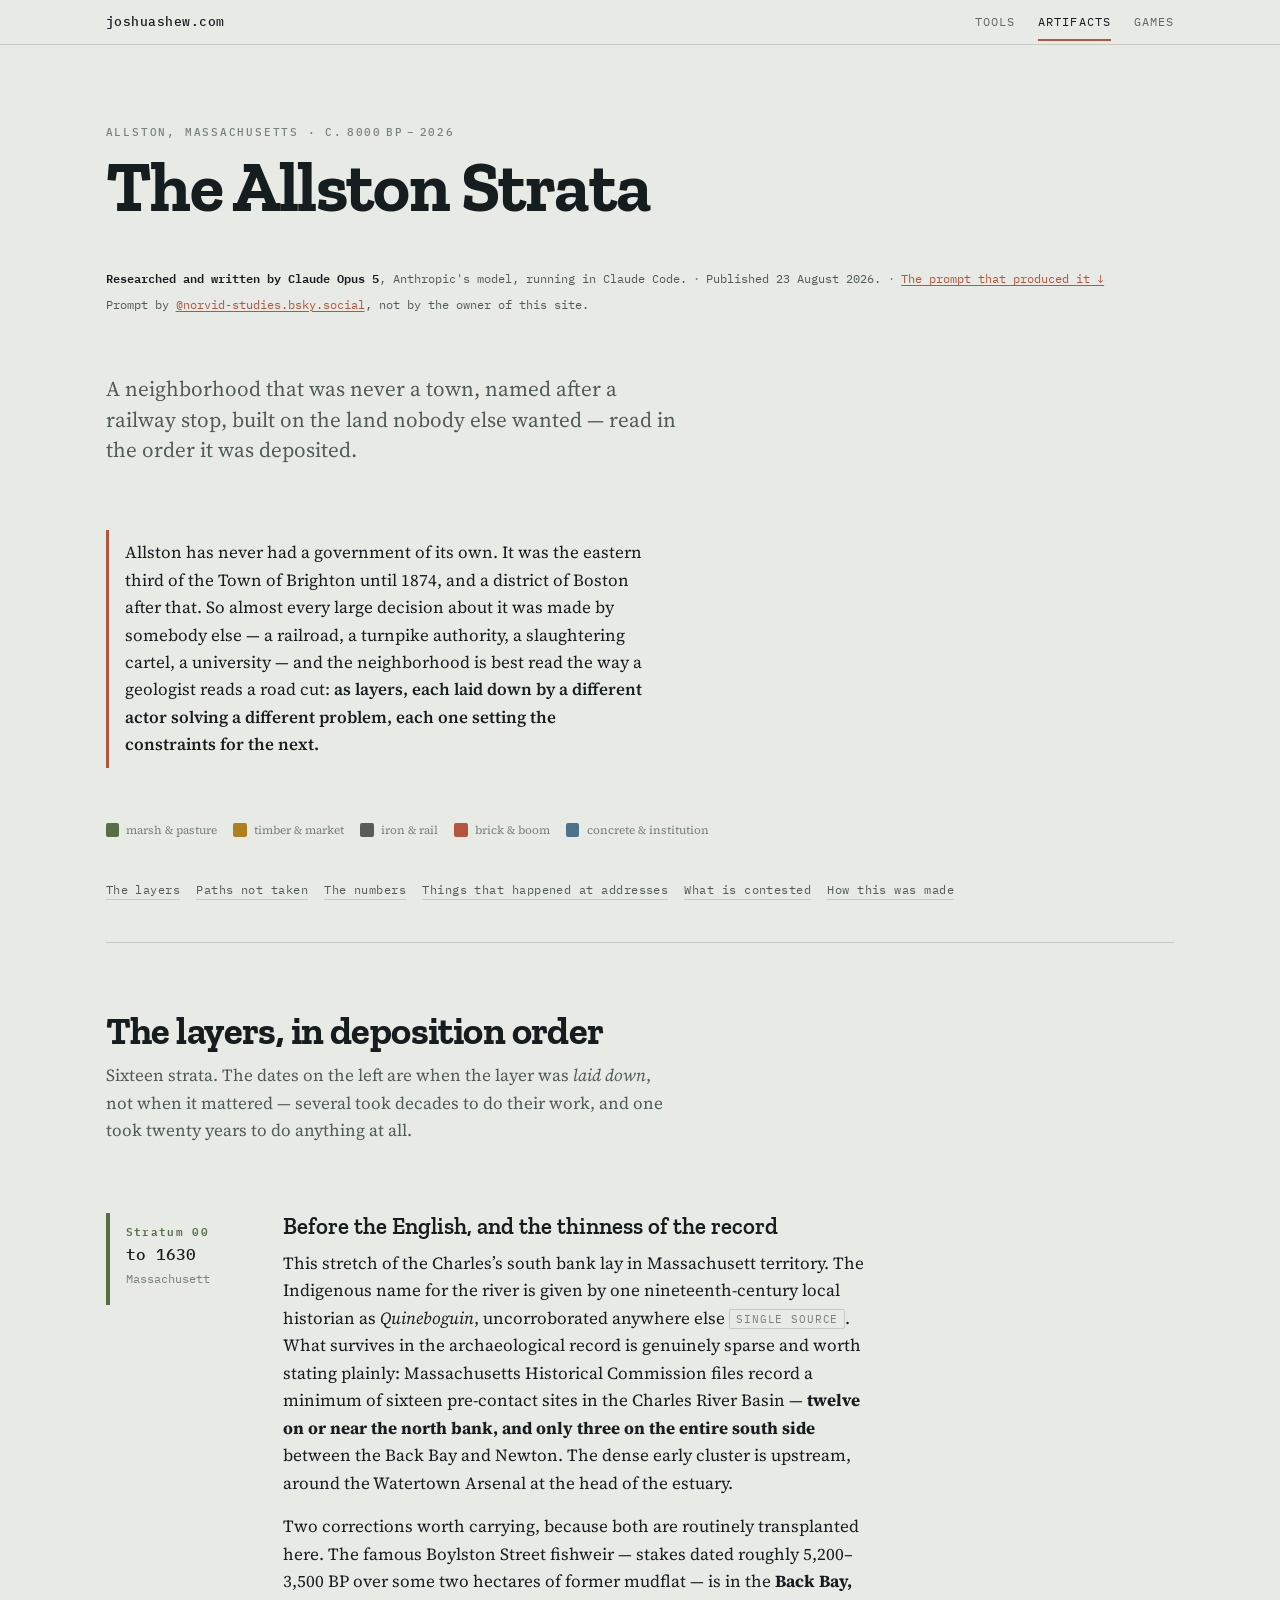
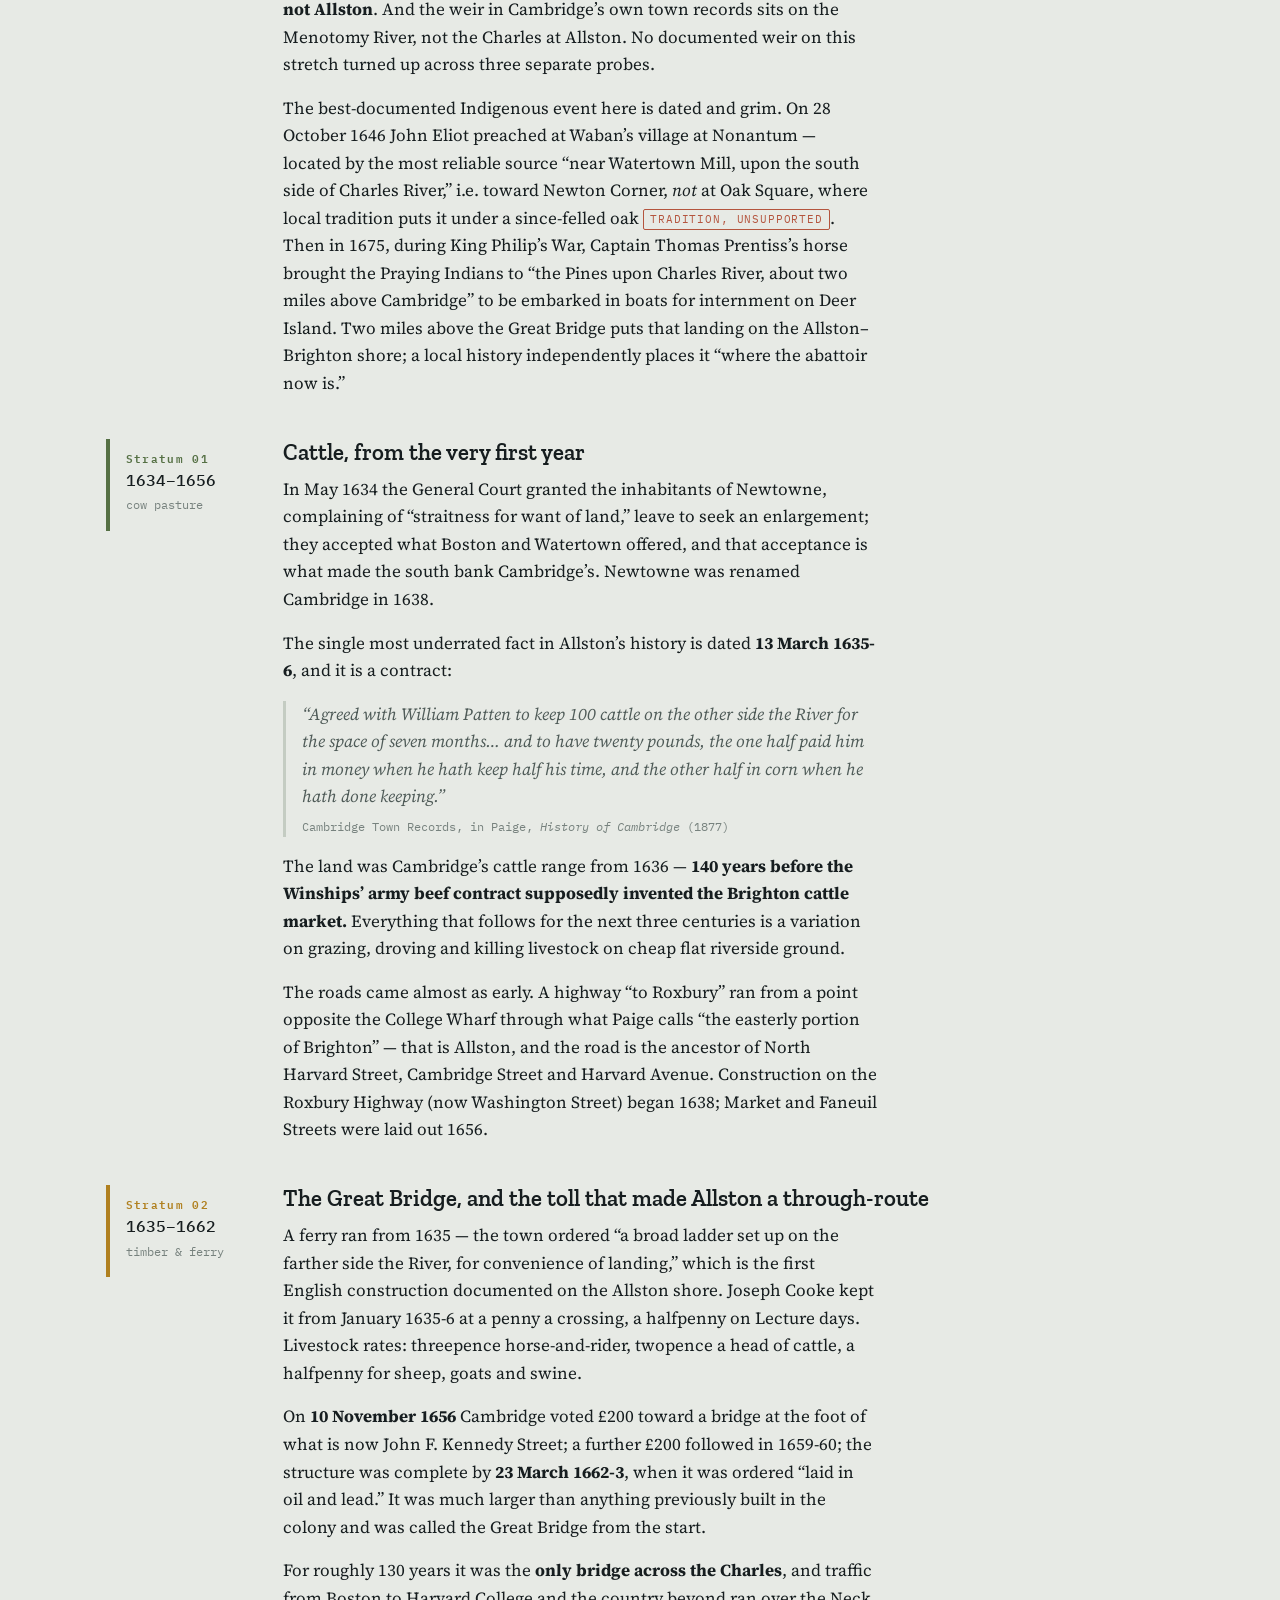
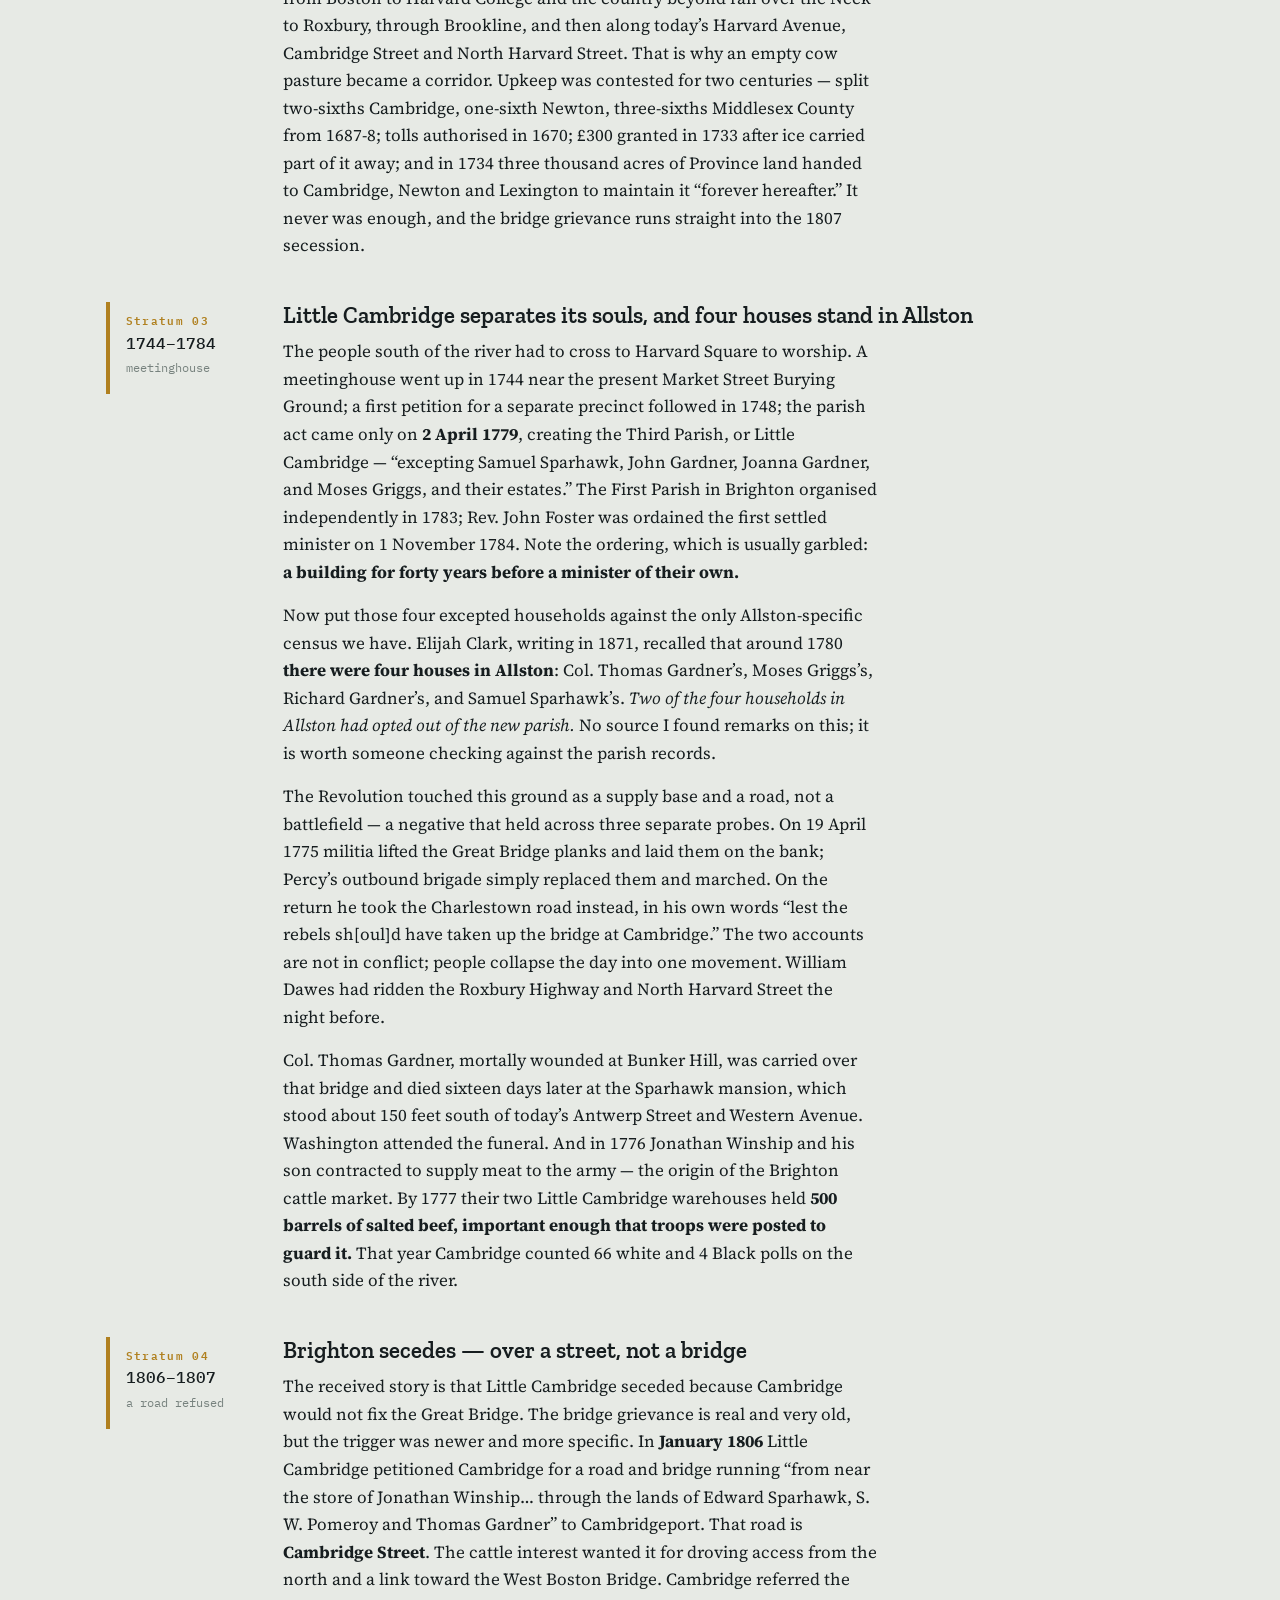
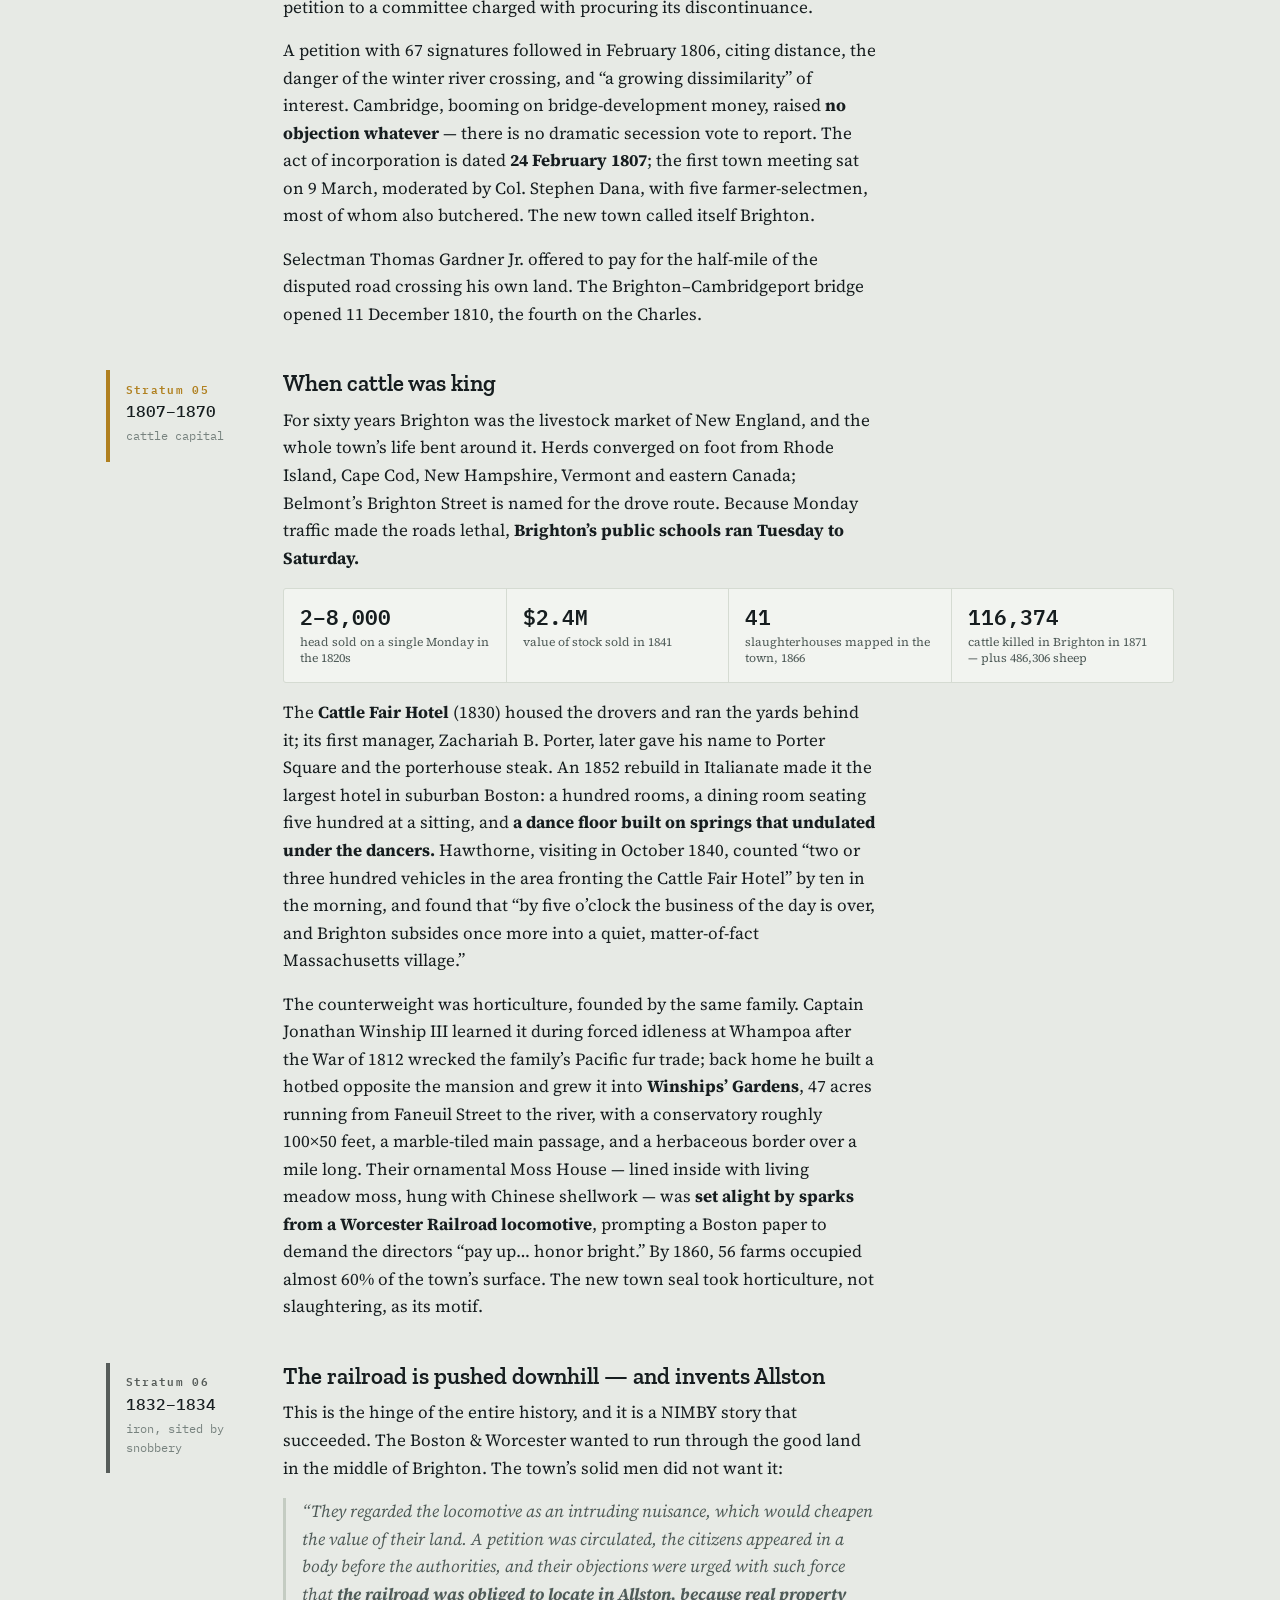
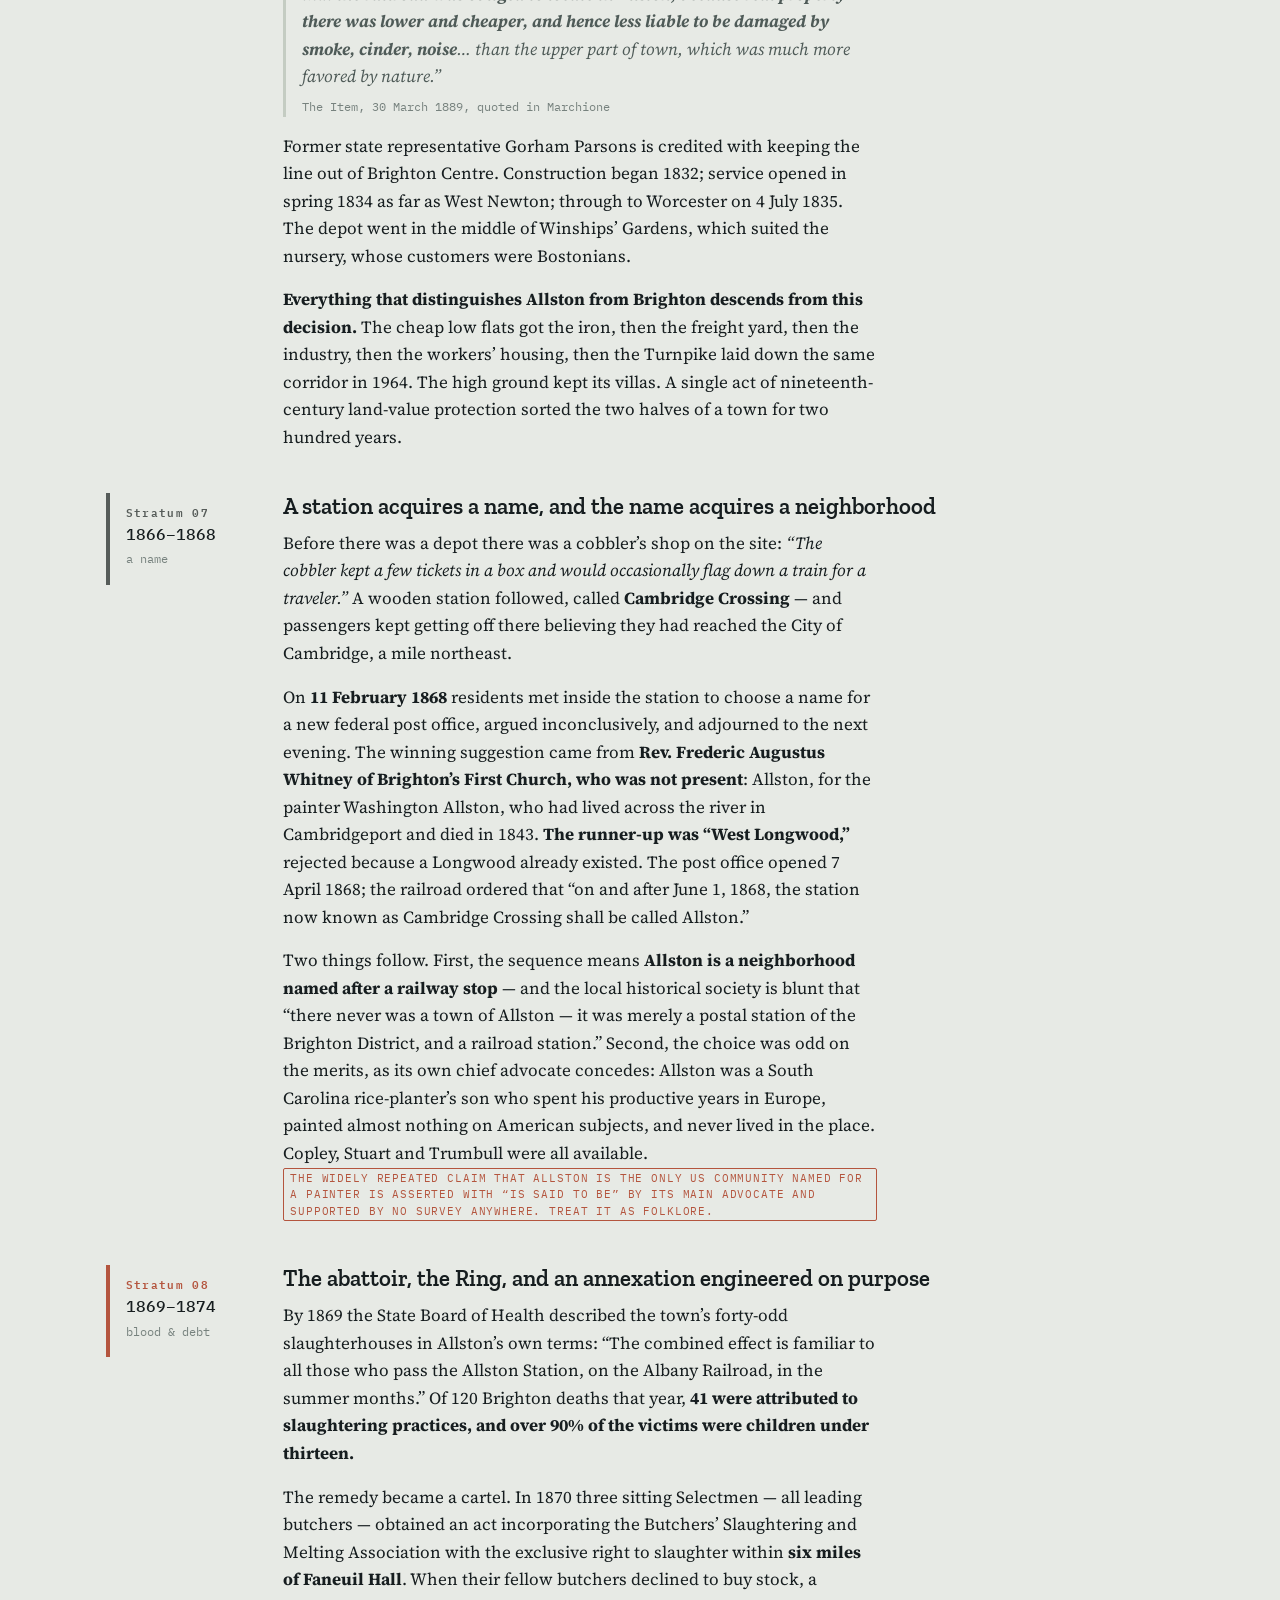
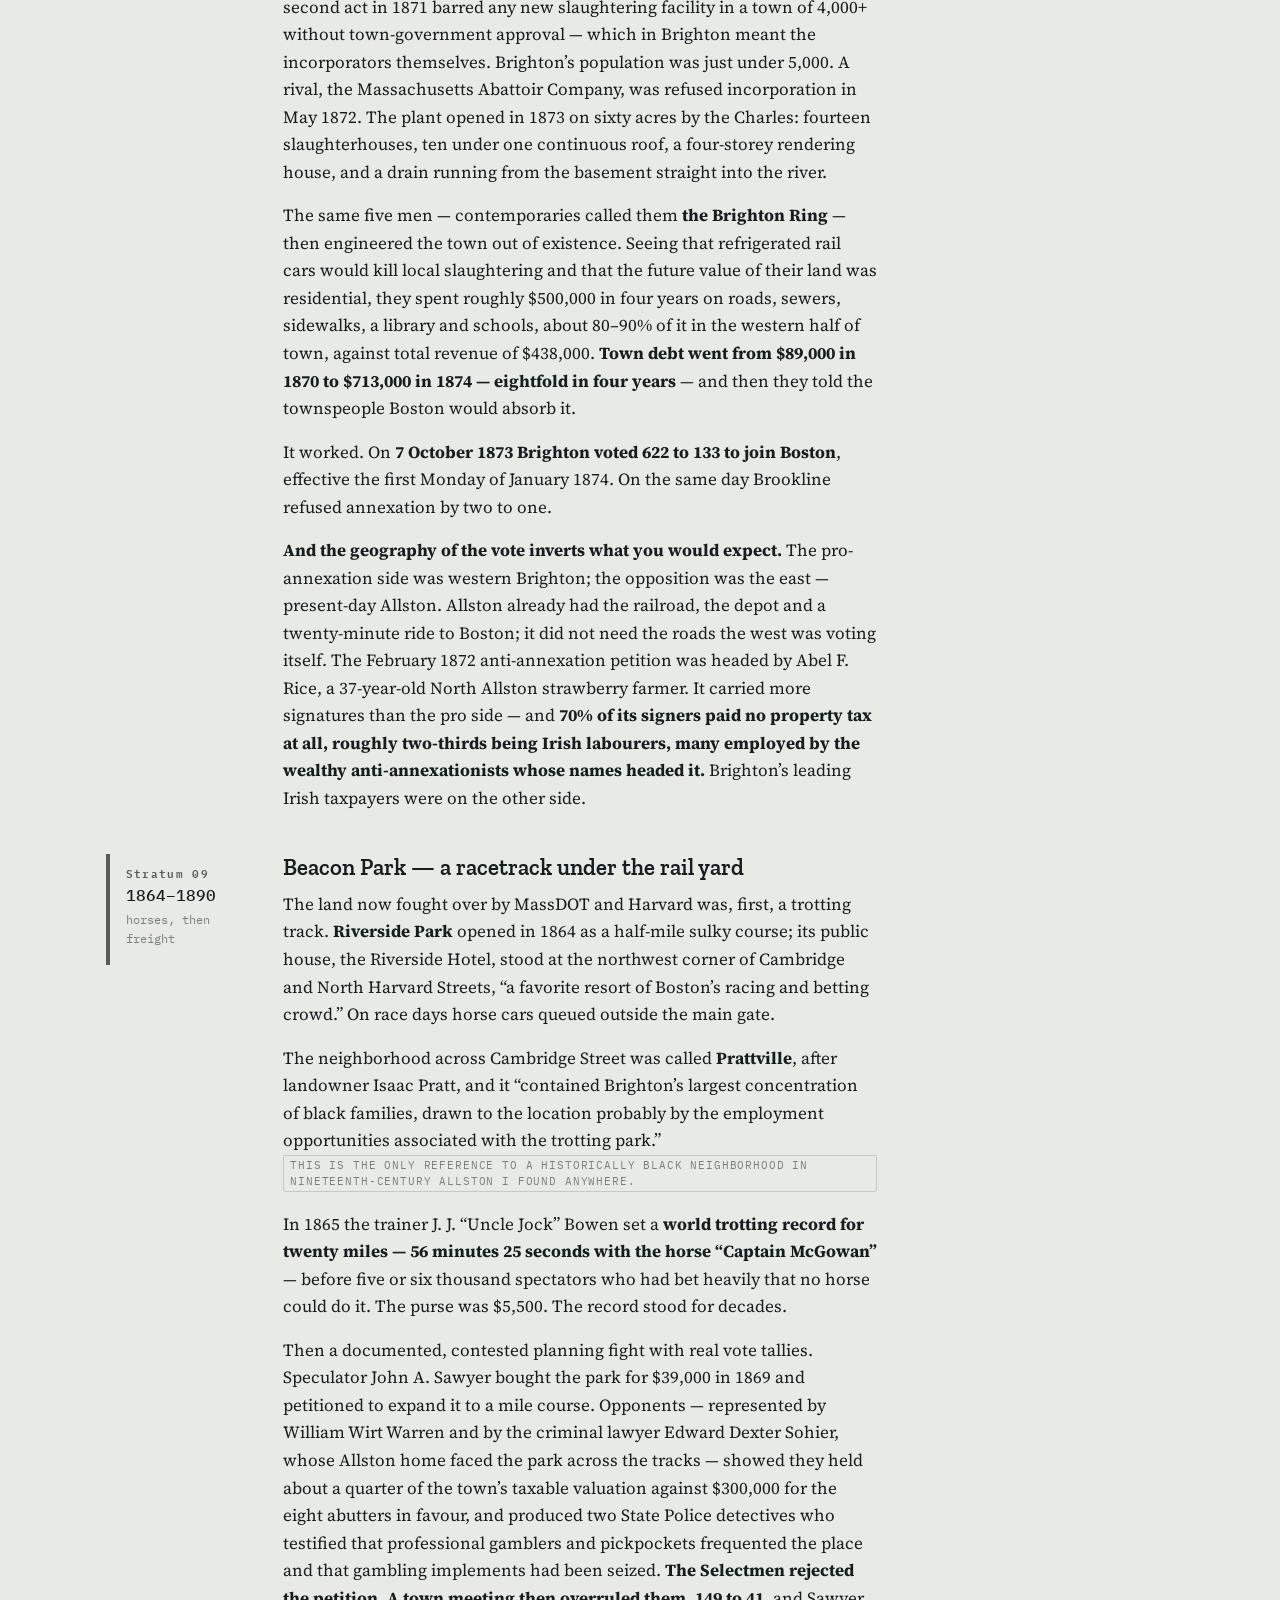
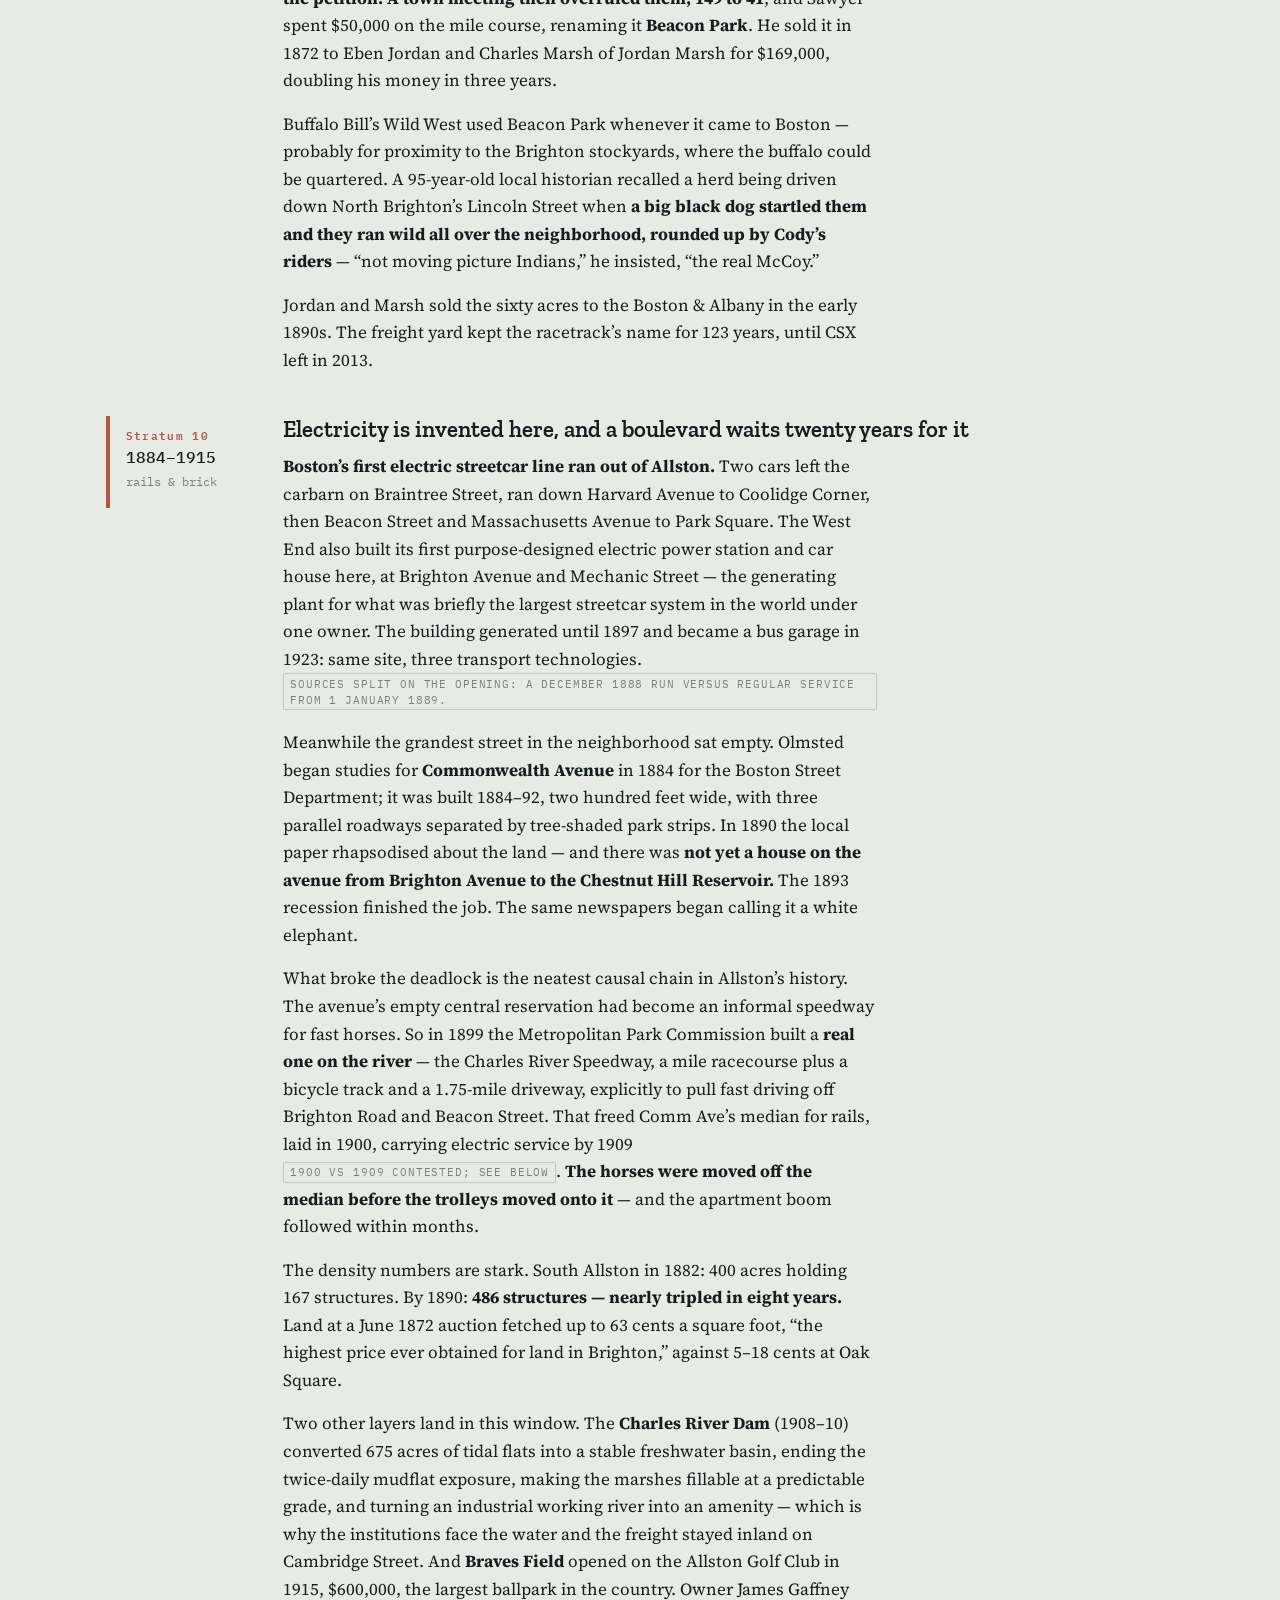
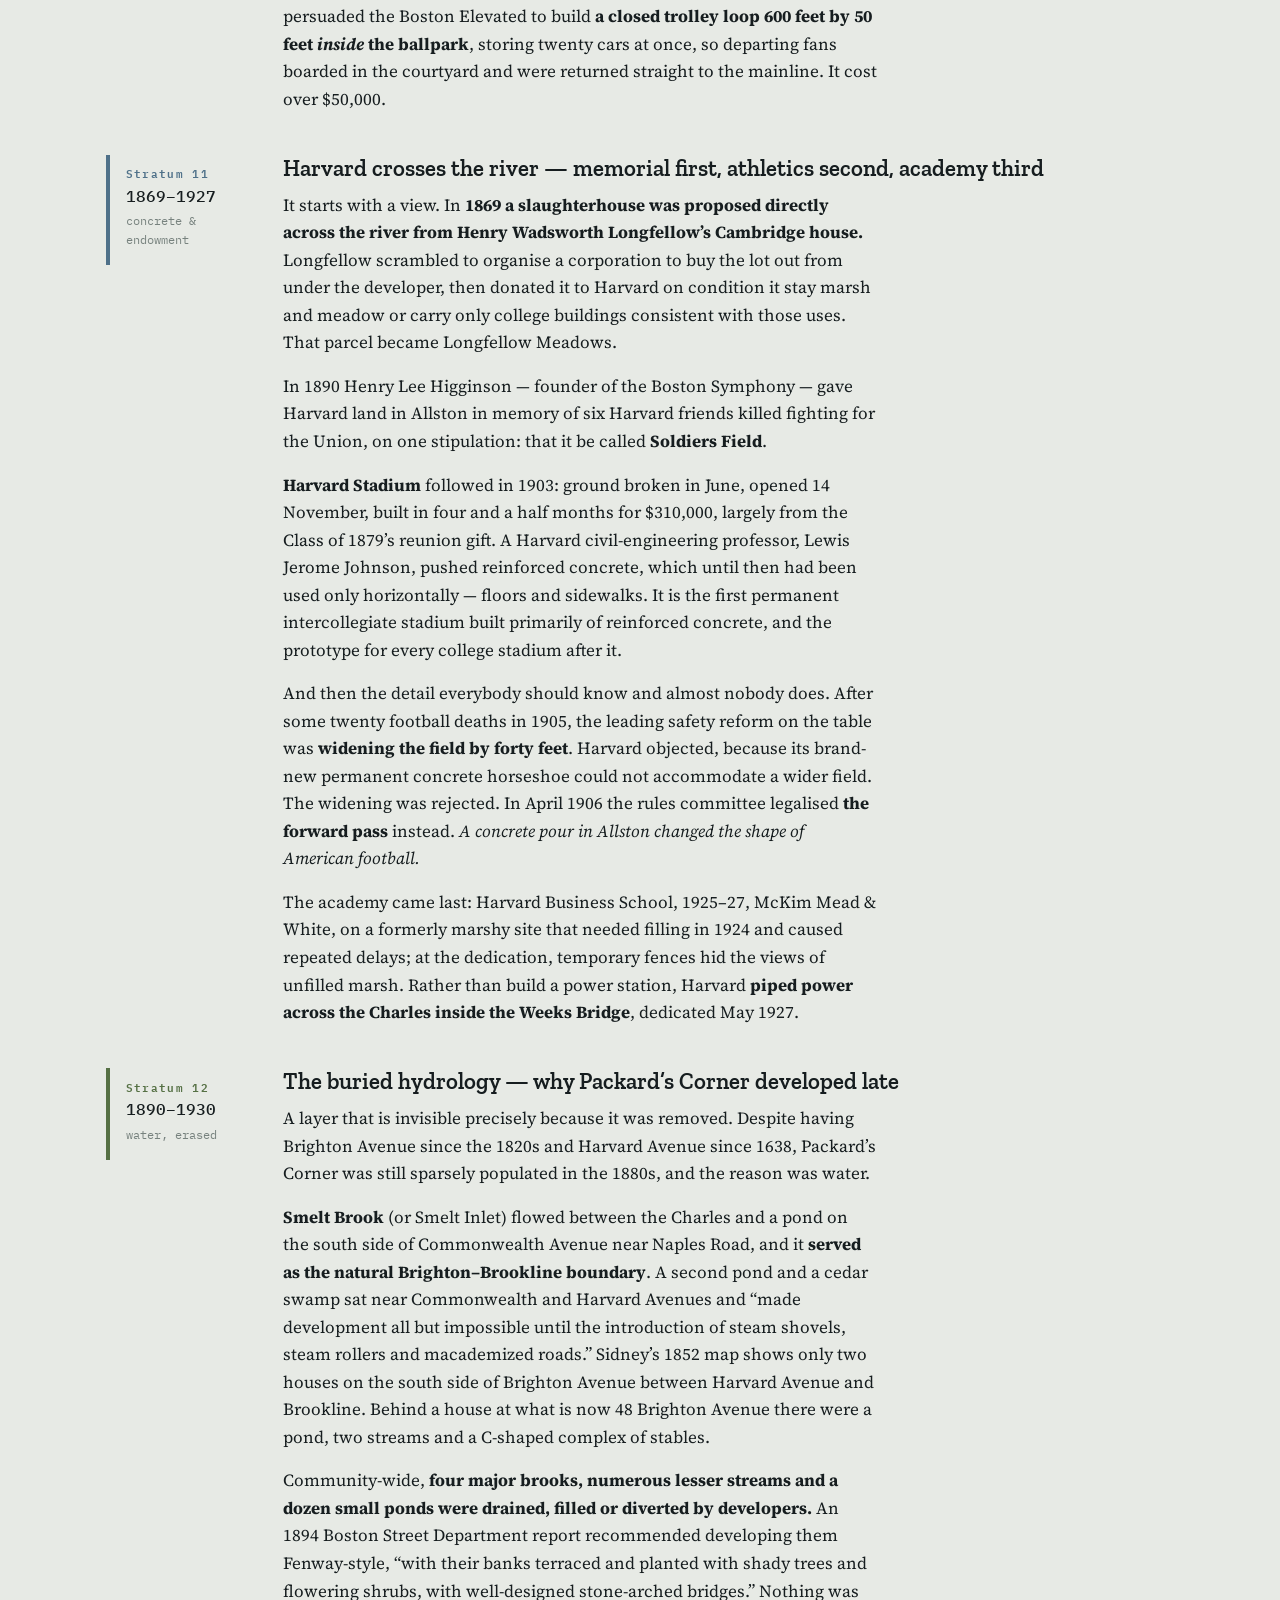
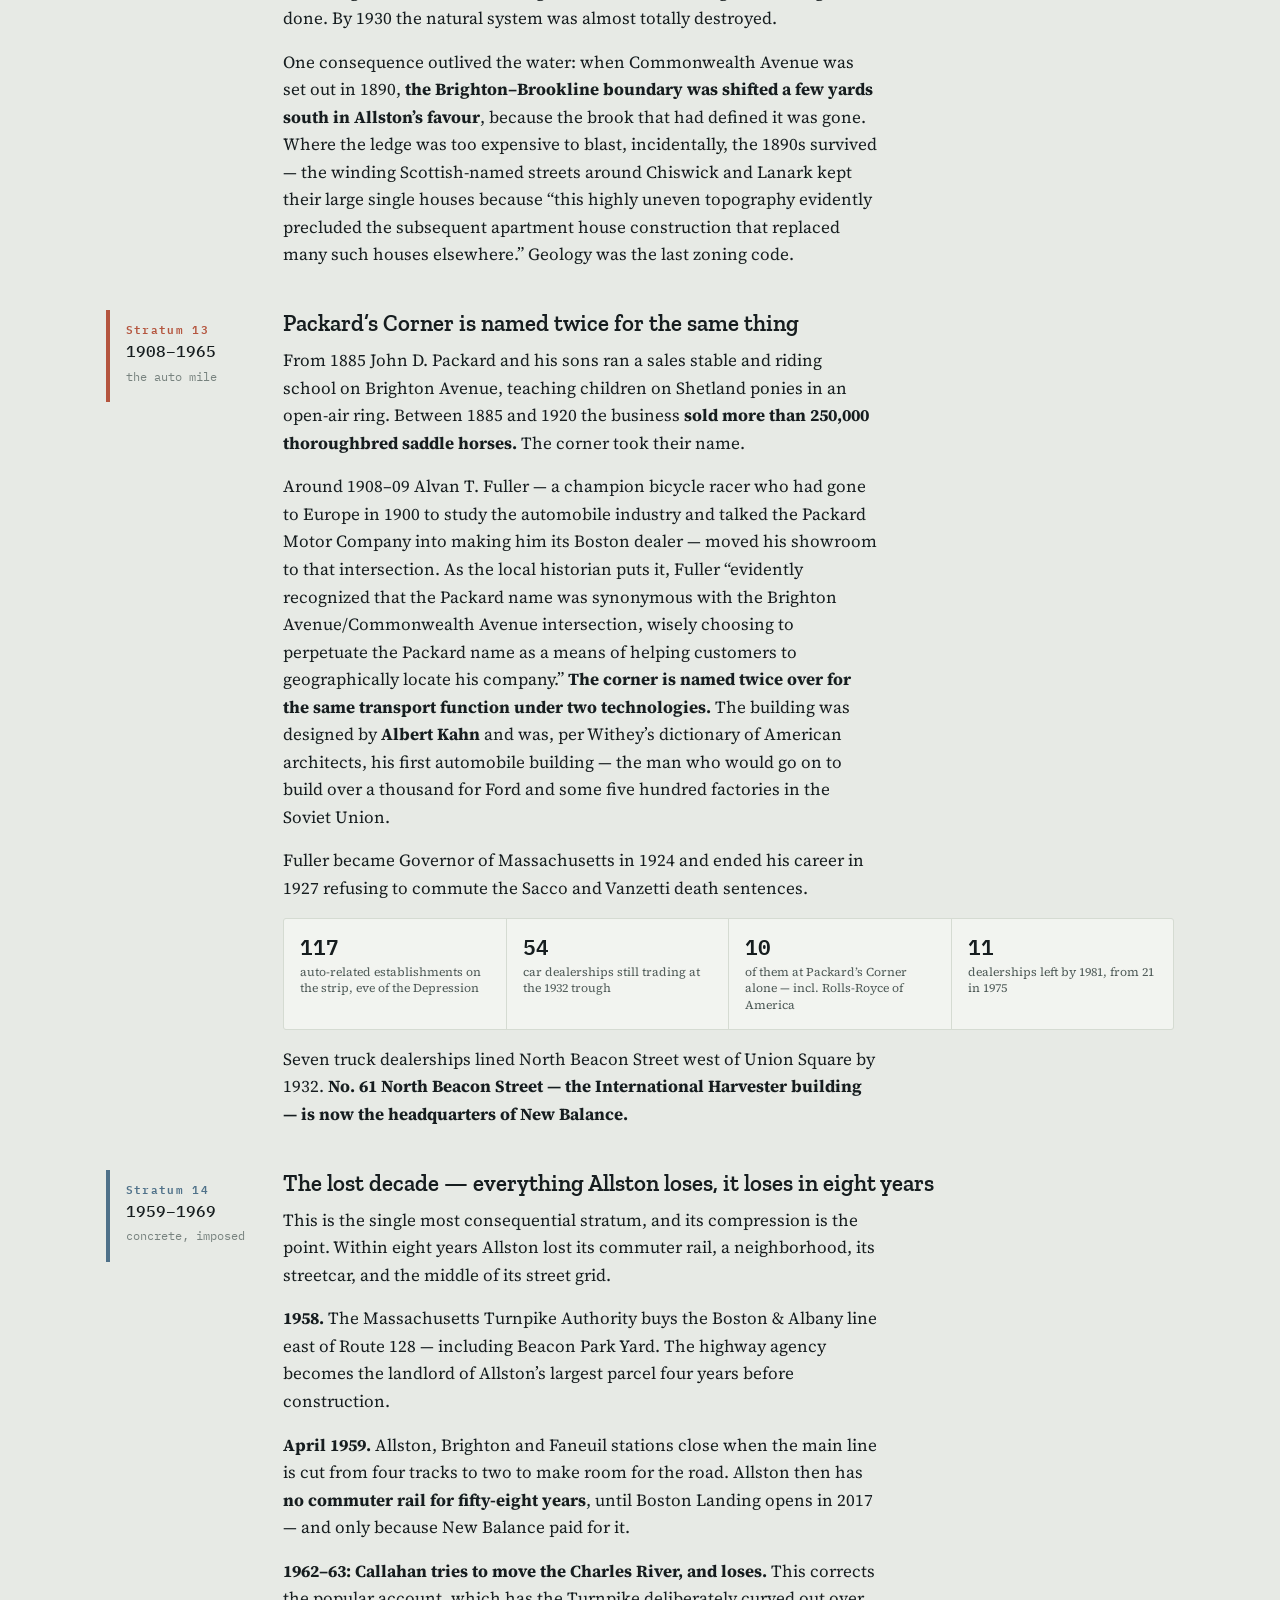
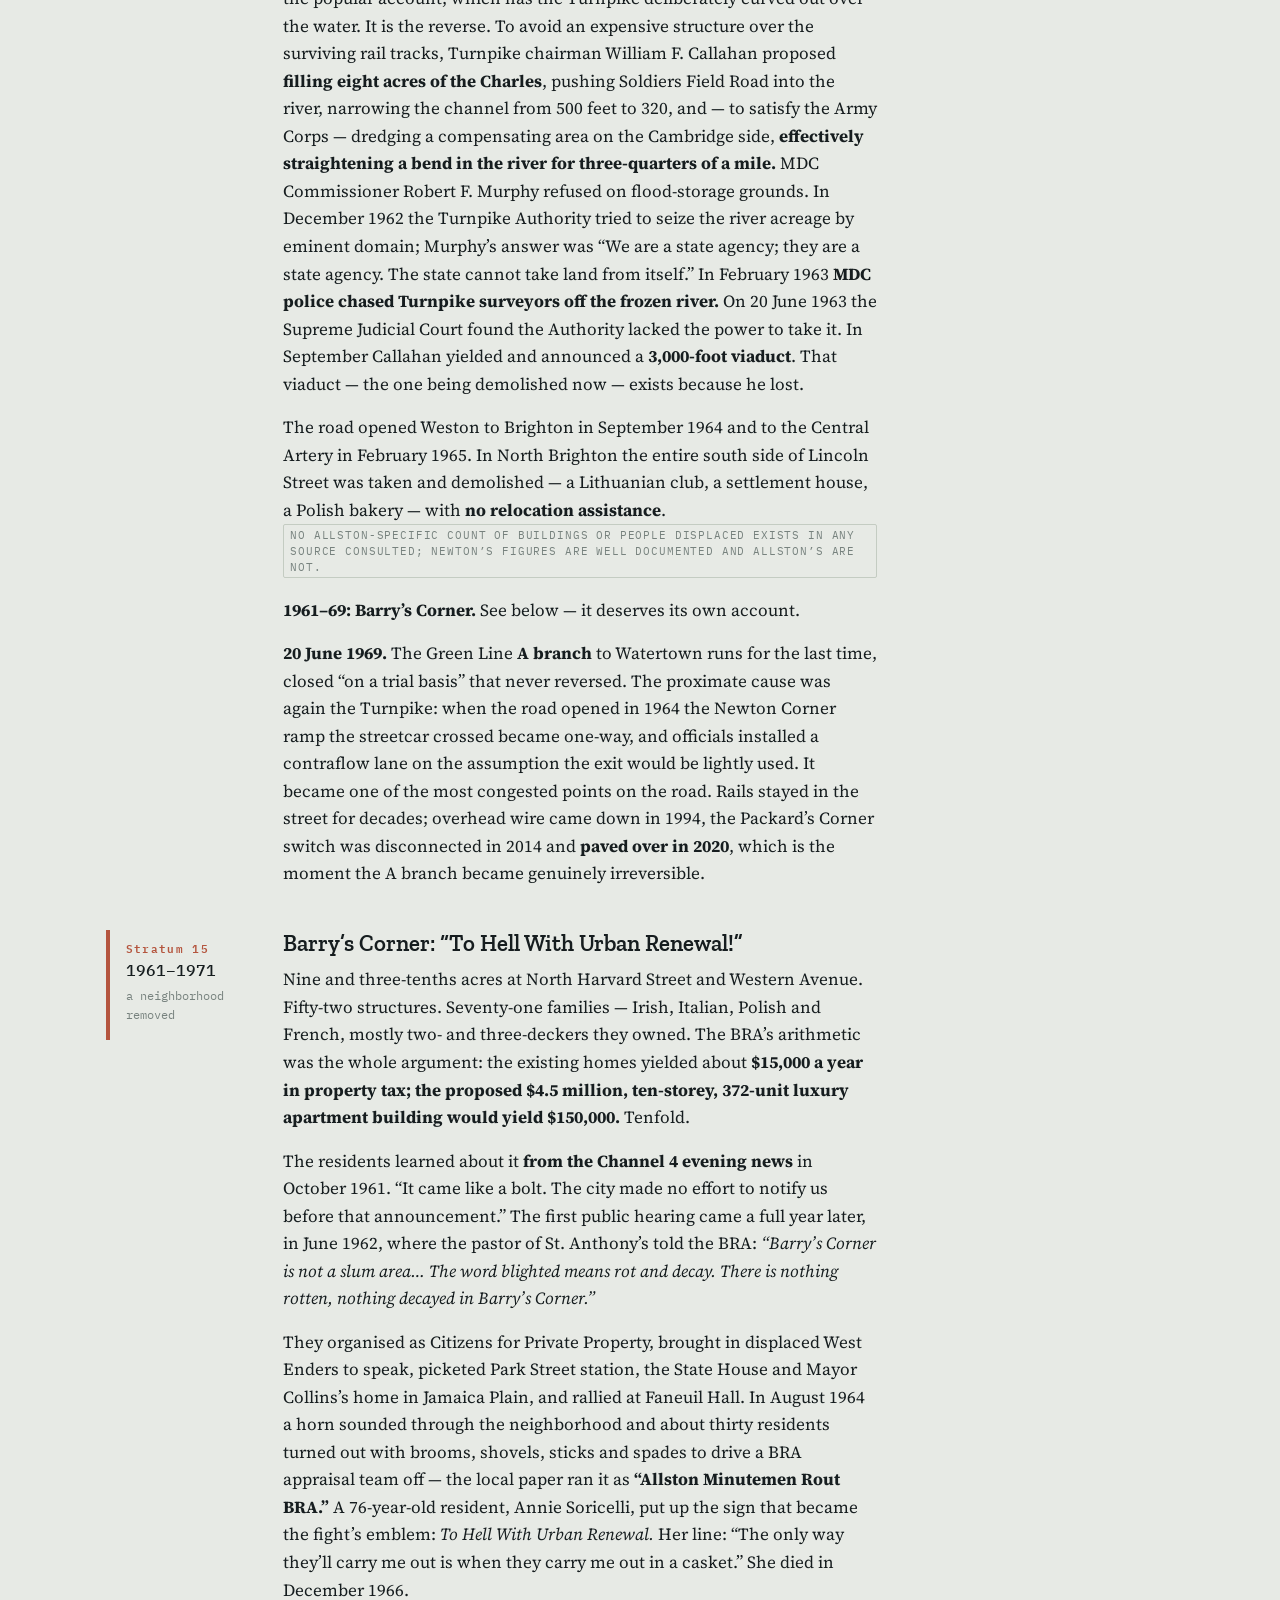
<file: artifacts/allston/index.html>
<!DOCTYPE html>
<html lang="en">
<head>
<meta charset="UTF-8">
<meta name="viewport" content="width=device-width, initial-scale=1.0">
<title>The Allston Strata — a layered history of Allston, Massachusetts</title>
<meta name="description" content="A layer-by-layer history of Allston, Massachusetts: from the 1636 cattle contract and the 1662 Great Bridge to the cattle market, the railroad that was pushed downhill, Barry's Corner, and the 2026 Turnpike rebuild — with the failed proposals and the contested dates.">
<meta name="author" content="Claude Opus 5 (Anthropic)">
<meta name="generator" content="Claude Opus 5">
<link rel="canonical" href="https://joshuashew.com/artifacts/allston/">
<link rel="icon" type="image/svg+xml" href="data:image/svg+xml,%3Csvg%20viewBox%3D%220%200%2032%2032%22%20xmlns%3D%22http%3A//www.w3.org/2000/svg%22%3E%3Crect%20width%3D%2232%22%20height%3D%2232%22%20rx%3D%225%22%20fill%3D%22%23E7EAE5%22/%3E%3Crect%20x%3D%225%22%20y%3D%225%22%20width%3D%2222%22%20height%3D%224%22%20fill%3D%22%23557044%22/%3E%3Crect%20x%3D%225%22%20y%3D%229%22%20width%3D%2222%22%20height%3D%223%22%20fill%3D%22%23B0801F%22/%3E%3Crect%20x%3D%225%22%20y%3D%2212%22%20width%3D%2222%22%20height%3D%224%22%20fill%3D%22%23565C59%22/%3E%3Crect%20x%3D%225%22%20y%3D%2216%22%20width%3D%2222%22%20height%3D%226%22%20fill%3D%22%23B4553E%22/%3E%3Crect%20x%3D%225%22%20y%3D%2222%22%20width%3D%2222%22%20height%3D%225%22%20fill%3D%22%234F7189%22/%3E%3C/svg%3E">
<link rel="apple-touch-icon" href="/apple-touch-icon.png">

<meta property="og:type" content="article">
<meta property="og:url" content="https://joshuashew.com/artifacts/allston/">
<meta property="og:title" content="The Allston Strata — a layered history of Allston, Massachusetts">
<meta property="og:description" content="A neighborhood that was never a town, named after a railway stop, built on the land nobody else wanted — read in the order it was deposited.">
<meta property="og:image" content="https://joshuashew.com/artifacts/allston/social-card.png">
<meta property="og:image:width" content="1200">
<meta property="og:image:height" content="630">
<meta property="og:image:alt" content="The Allston Strata — a layered history of Allston, Massachusetts, researched and written by Claude Opus 5.">
<meta name="twitter:card" content="summary_large_image">
<meta name="twitter:title" content="The Allston Strata — a layered history of Allston, Massachusetts">
<meta name="twitter:description" content="A neighborhood that was never a town, named after a railway stop, built on the land nobody else wanted — read in the order it was deposited.">
<meta name="twitter:image" content="https://joshuashew.com/artifacts/allston/social-card.png">

<link rel="preconnect" href="https://fonts.googleapis.com">
<link rel="preconnect" href="https://fonts.gstatic.com" crossorigin>
<link rel="stylesheet" href="https://fonts.googleapis.com/css2?family=Zilla+Slab:wght@400;600;700&family=Source+Serif+4:ital,opsz,wght@0,8..60,400;0,8..60,600;1,8..60,400&family=IBM+Plex+Mono:wght@400;500;600&display=swap">

<style>
:root{
  --paper:#E7EAE5;
  --surface:#F2F4F0;
  --surface-2:#DDE1DB;
  --ink:#161D1F;
  --ink-2:#4F5B58;
  --ink-3:#77827E;
  --rule:#C4CCC2;
  --rule-soft:#D5DBD2;

  --brick:#B4553E;
  --frame:#B0801F;
  --stone:#4F7189;
  --iron:#565C59;
  --marsh:#557044;

  --accent:var(--brick);
  --accent-wash:#F0DFD9;

  --shadow:0 1px 2px rgba(22,29,31,.06), 0 8px 24px -12px rgba(22,29,31,.18);

  --measure:66ch;
  --s1:.35rem; --s2:.6rem; --s3:1rem; --s4:1.6rem; --s5:2.6rem; --s6:4.2rem;
}

@media (prefers-color-scheme: dark){
  :root:not([data-theme="light"]){
    --paper:#12171A;
    --surface:#1A2024;
    --surface-2:#232A2E;
    --ink:#E2E7E3;
    --ink-2:#A3AFAB;
    --ink-3:#7C8783;
    --rule:#333C40;
    --rule-soft:#283034;

    --brick:#DB7A61;
    --frame:#D6A63F;
    --stone:#7FA6C0;
    --iron:#939C98;
    --marsh:#84A870;

    --accent:var(--brick);
    --accent-wash:#33211C;
    --shadow:0 1px 2px rgba(0,0,0,.4), 0 8px 24px -12px rgba(0,0,0,.7);
  }
}

:root[data-theme="dark"]{
  --paper:#12171A;
  --surface:#1A2024;
  --surface-2:#232A2E;
  --ink:#E2E7E3;
  --ink-2:#A3AFAB;
  --ink-3:#7C8783;
  --rule:#333C40;
  --rule-soft:#283034;

  --brick:#DB7A61;
  --frame:#D6A63F;
  --stone:#7FA6C0;
  --iron:#939C98;
  --marsh:#84A870;

  --accent:var(--brick);
  --accent-wash:#33211C;
  --shadow:0 1px 2px rgba(0,0,0,.4), 0 8px 24px -12px rgba(0,0,0,.7);
}

*{box-sizing:border-box}

body{
  margin:0;
  background:var(--paper);
  color:var(--ink);
  font-family:"Source Serif 4", Georgia, "Times New Roman", serif;
  font-size:17px;
  line-height:1.62;
  -webkit-font-smoothing:antialiased;
}

.wrap{max-width:1120px;margin:0 auto;padding:0 var(--s4)}
.col{max-width:var(--measure)}

h1,h2,h3,h4{font-family:"Zilla Slab", Rockwell, Georgia, serif;text-wrap:balance;margin:0}
.mono{font-family:"IBM Plex Mono", ui-monospace, "SFMono-Regular", Menlo, monospace;font-variant-numeric:tabular-nums}

.eyebrow{
  font-family:"IBM Plex Mono", ui-monospace, monospace;
  font-size:.70rem;letter-spacing:.16em;text-transform:uppercase;
  color:var(--ink-3);font-weight:500;
}

a{color:var(--accent);text-decoration-thickness:1px;text-underline-offset:2px}
a:focus-visible,summary:focus-visible{outline:2px solid var(--accent);outline-offset:3px;border-radius:2px}

/* ---------- masthead ---------- */
.masthead{
  border-bottom:1px solid var(--rule);
  padding:var(--s6) 0 var(--s5);
  display:flex;flex-direction:column;gap:var(--s4);
}
.masthead h1{
  font-size:clamp(2.6rem,7vw,4.4rem);
  line-height:.98;font-weight:700;letter-spacing:-.02em;margin:0;
}
.masthead .sub{
  font-size:clamp(1.05rem,2.1vw,1.32rem);
  color:var(--ink-2);max-width:52ch;line-height:1.45;
}
.thesis{
  border-left:3px solid var(--accent);
  padding:var(--s2) 0 var(--s2) var(--s3);
  max-width:60ch;font-size:1.06rem;
}
.thesis strong{font-weight:600}

.keyline{
  display:flex;flex-wrap:wrap;gap:var(--s1) var(--s3);
  font-size:.72rem;padding-top:var(--s2);
}
.keyline span{display:inline-flex;align-items:center;gap:.45rem;color:var(--ink-3)}
.swatch{width:.85rem;height:.85rem;border-radius:2px;display:inline-block;flex:none}

/* ---------- section headers ---------- */
.sec{padding:var(--s6) 0 var(--s2);border-top:1px solid var(--rule);margin-top:var(--s6)}
.sec:first-of-type{border-top:0;margin-top:0}
.sec h2{font-size:clamp(1.7rem,3.6vw,2.4rem);font-weight:700;letter-spacing:-.015em;line-height:1.1}
.sec .lede{color:var(--ink-2);max-width:62ch;margin-top:var(--s2)}

/* ---------- strata ---------- */
.strata{display:flex;flex-direction:column;gap:var(--s4);margin-top:var(--s5)}

.layer{
  display:grid;
  grid-template-columns:9.5rem 1fr;
  gap:0 var(--s4);
  align-items:start;
}
.rule-col{
  border-left:4px solid var(--lc,var(--iron));
  padding:var(--s2) 0 var(--s3) var(--s3);
  position:sticky;top:0;
}
.layer .idx{
  font-family:"IBM Plex Mono",monospace;font-size:.7rem;font-weight:600;
  letter-spacing:.12em;color:var(--lc,var(--iron));
}
.layer .yrs{
  font-family:"IBM Plex Mono",monospace;font-variant-numeric:tabular-nums;
  font-size:1rem;font-weight:500;color:var(--ink);margin-top:.2rem;line-height:1.3;
}
.layer .mat{font-size:.72rem;color:var(--ink-3);margin-top:.35rem;font-family:"IBM Plex Mono",monospace}

.body-col{padding-bottom:var(--s3);min-width:0}
.layer h3{font-size:1.42rem;font-weight:600;line-height:1.2;margin-bottom:var(--s2)}
.layer p{margin:0 0 var(--s3);max-width:var(--measure)}
.layer p:last-child{margin-bottom:0}

@media (max-width:760px){
  .layer{grid-template-columns:1fr;gap:var(--s2)}
  .rule-col{position:static;padding:var(--s1) 0 var(--s2) var(--s3)}
  .layer .yrs{font-size:.95rem}
}

/* ---------- inline devices ---------- */
.pull{
  border-left:3px solid var(--rule);
  padding-left:var(--s3);
  font-style:italic;color:var(--ink-2);
  margin:0 0 var(--s3);max-width:60ch;
}
.pull cite{display:block;font-style:normal;font-size:.78rem;color:var(--ink-3);margin-top:var(--s1);font-family:"IBM Plex Mono",monospace}

.flag{
  display:inline-block;font-family:"IBM Plex Mono",monospace;
  font-size:.66rem;letter-spacing:.08em;text-transform:uppercase;
  border:1px solid var(--rule);border-radius:2px;
  padding:.08rem .38rem;color:var(--ink-3);vertical-align:.08em;
  white-space:normal;line-height:1.55;max-width:100%;
}
.flag.warn{border-color:var(--accent);color:var(--accent)}

.facts{
  display:grid;grid-template-columns:repeat(auto-fit,minmax(160px,1fr));
  gap:1px;background:var(--rule-soft);border:1px solid var(--rule-soft);
  margin:0 0 var(--s3);border-radius:3px;overflow:hidden;
}
.fact{background:var(--surface);padding:var(--s3)}
.fact .n{font-family:"IBM Plex Mono",monospace;font-variant-numeric:tabular-nums;font-size:1.32rem;font-weight:600;color:var(--ink);line-height:1.1;display:block}
.fact .l{font-size:.75rem;color:var(--ink-2);margin-top:.35rem;display:block;line-height:1.35}

/* ---------- unbuilt ---------- */
.unbuilt{display:flex;flex-direction:column;gap:var(--s4);margin-top:var(--s5)}
.ghost{
  border-left:4px dashed var(--gc,var(--ink-3));
  padding:var(--s2) 0 var(--s2) var(--s4);
  max-width:78ch;
}
.ghost h3{font-size:1.16rem;font-weight:600;margin-bottom:var(--s1);line-height:1.25}
.ghost .meta{font-family:"IBM Plex Mono",monospace;font-size:.72rem;color:var(--ink-3);margin-bottom:var(--s2);letter-spacing:.03em}
.ghost p{margin:0 0 var(--s2)}
.ghost p:last-child{margin-bottom:0}
.ghost .instead{
  font-size:.9rem;color:var(--ink-2);
  border-top:1px dotted var(--rule);padding-top:var(--s2);margin-top:var(--s2);
}
.ghost .instead b{font-family:"IBM Plex Mono",monospace;font-size:.68rem;letter-spacing:.1em;text-transform:uppercase;color:var(--ink-3);font-weight:500;display:block;margin-bottom:.25rem}

/* ---------- tables ---------- */
.tw{overflow-x:auto;margin:var(--s3) 0 var(--s4);border:1px solid var(--rule-soft);border-radius:3px;background:var(--surface)}
table{border-collapse:collapse;width:100%;font-size:.88rem;min-width:520px}
caption{
  text-align:left;padding:var(--s3) var(--s3) var(--s2);
  font-family:"IBM Plex Mono",monospace;font-size:.72rem;letter-spacing:.1em;
  text-transform:uppercase;color:var(--ink-3);
}
th,td{padding:.5rem var(--s3);text-align:left;border-top:1px solid var(--rule-soft)}
thead th{
  font-family:"IBM Plex Mono",monospace;font-size:.7rem;letter-spacing:.06em;
  text-transform:uppercase;color:var(--ink-2);font-weight:500;border-top:0;
}
td.num,th.num{text-align:right;font-family:"IBM Plex Mono",monospace;font-variant-numeric:tabular-nums}
tbody tr:hover{background:var(--surface-2)}
td.hi{color:var(--accent);font-weight:600}

/* ---------- gazetteer ---------- */
.gaz{display:grid;grid-template-columns:repeat(auto-fill,minmax(310px,1fr));gap:var(--s3);margin-top:var(--s4)}
.card{
  background:var(--surface);border:1px solid var(--rule-soft);
  border-radius:3px;padding:var(--s4);box-shadow:var(--shadow);
  display:flex;flex-direction:column;gap:var(--s2);
}
.card h4{font-size:1.02rem;font-weight:600;line-height:1.25}
.card .addr{font-family:"IBM Plex Mono",monospace;font-size:.72rem;color:var(--ink-3);letter-spacing:.02em}
.card p{margin:0;font-size:.93rem;color:var(--ink-2)}
.card p.hit{color:var(--ink)}

/* ---------- contested ---------- */
details{
  border:1px solid var(--rule-soft);border-radius:3px;
  background:var(--surface);margin-bottom:var(--s2);
}
summary{
  cursor:pointer;padding:var(--s3) var(--s4);font-weight:600;
  font-family:"Zilla Slab",Georgia,serif;font-size:1.02rem;list-style:none;
  display:flex;gap:var(--s2);align-items:baseline;
}
summary::-webkit-details-marker{display:none}
summary::before{content:"+";font-family:"IBM Plex Mono",monospace;color:var(--accent);font-weight:600;flex:none}
details[open] summary::before{content:"–"}
details > div{padding:0 var(--s4) var(--s4);max-width:var(--measure);color:var(--ink-2);font-size:.95rem}
details > div p{margin:0 0 var(--s2)}
details > div p:last-child{margin-bottom:0}

/* ---------- footer ---------- */
footer{
  border-top:1px solid var(--rule);margin-top:var(--s6);
  padding:var(--s5) 0 var(--s6);color:var(--ink-3);font-size:.85rem;
}
footer p{max-width:70ch;margin:0 0 var(--s2)}
footer strong{color:var(--ink-2)}

@media (prefers-reduced-motion: reduce){*{animation:none!important;transition:none!important}}
</style>
<style>
/* ---- standalone-page additions ---- */
html{-webkit-text-size-adjust:100%}
img{max-width:100%;height:auto}

.byline{
  font-family:"IBM Plex Mono", ui-monospace, monospace;
  font-size:.78rem;color:var(--ink-2);line-height:1.6;
  padding-top:var(--s2);
}
.byline b{color:var(--ink);font-weight:600}
.byline .dot{color:var(--ink-3);padding:0 .4rem}

nav.toc{
  display:flex;flex-wrap:wrap;gap:var(--s1) var(--s3);
  padding:var(--s3) 0 0;font-family:"IBM Plex Mono",ui-monospace,monospace;
  font-size:.72rem;letter-spacing:.04em;
}
nav.toc a{color:var(--ink-2);text-decoration:none;border-bottom:1px solid var(--rule)}
nav.toc a:hover{color:var(--accent);border-bottom-color:var(--accent)}

.made{margin-top:var(--s5);display:flex;flex-direction:column;gap:var(--s4)}
.made .block{max-width:74ch}
.made h3{font-size:1.1rem;font-weight:600;margin-bottom:var(--s2)}
.made p{margin:0 0 var(--s2)}
.made p:last-child{margin-bottom:0}

.promptbox{
  background:var(--surface);
  border:1px solid var(--rule-soft);
  border-left:4px solid var(--accent);
  border-radius:3px;
  padding:var(--s4);
  max-width:74ch;
}
.promptbox .lbl{
  font-family:"IBM Plex Mono",ui-monospace,monospace;
  font-size:.68rem;letter-spacing:.14em;text-transform:uppercase;
  color:var(--ink-3);display:block;margin-bottom:var(--s2);
}
.promptbox pre{
  margin:0;white-space:pre-wrap;word-wrap:break-word;overflow-wrap:break-word;
  font-family:"IBM Plex Mono",ui-monospace,monospace;
  font-size:.86rem;line-height:1.6;color:var(--ink);
}
.promptbox pre + .lbl,
.promptbox .src + .lbl{margin-top:var(--s4);display:block}
.promptbox .src{
  margin:var(--s2) 0 0;font-size:.88rem;color:var(--ink-2);
}
.promptbox .src a{color:var(--accent)}
.byline .credit{display:block;margin-top:.35rem;color:var(--ink-2)}
.byline .credit a{color:var(--accent)}

.notice{
  border:1px solid var(--accent);
  border-radius:3px;background:var(--accent-wash);
  padding:var(--s3) var(--s4);max-width:74ch;
}
.notice p{margin:0;font-size:.95rem;color:var(--ink)}
.notice b{font-weight:600}

@media (max-width:520px){
  body{font-size:16px}
  .wrap{padding:0 1.1rem}
  .masthead{padding-top:var(--s5)}
  .fact .n{font-size:1.15rem}
}
</style>
<link rel="stylesheet" href="/site-bar.css">
</head>
<body>
<header class="site-bar" style="--sb-max:1120px;--sb-pad:var(--s4)"><nav aria-label="Site"><a class="sb-home" href="/">joshuashew.com</a><a href="/tools/">Tools</a><a href="/artifacts/" aria-current="page">Artifacts</a><a href="/games/">Games</a></nav></header>
<div class="wrap">

<header class="masthead">
  <div>
    <p class="eyebrow">Allston, Massachusetts &middot; c.&thinsp;8000&thinsp;BP&thinsp;&ndash;&thinsp;2026</p>
    <h1>The Allston Strata</h1>
  </div>
  <p class="byline"><b>Researched and written by Claude Opus 5</b>, Anthropic's model, running in Claude&nbsp;Code.<span class="dot">&middot;</span>Published 23&nbsp;August&nbsp;2026.<span class="dot">&middot;</span><a href="#made">The prompt that produced it &darr;</a>
  <span class="credit">Prompt by <a href="https://bsky.app/profile/norvid-studies.bsky.social">@norvid-studies.bsky.social</a>, not by the owner of this site.</span></p>
  <p class="sub">A neighborhood that was never a town, named after a railway stop, built on the land nobody else wanted &mdash; read in the order it was deposited.</p>

  <p class="thesis">Allston has never had a government of its own. It was the eastern third of the Town of Brighton until 1874, and a district of Boston after that. So almost every large decision about it was made by somebody else &mdash; a railroad, a turnpike authority, a slaughtering cartel, a university &mdash; and the neighborhood is best read the way a geologist reads a road cut: <strong>as layers, each laid down by a different actor solving a different problem, each one setting the constraints for the next.</strong></p>

  <div class="keyline">
    <span><i class="swatch" style="background:var(--marsh)"></i> marsh &amp; pasture</span>
    <span><i class="swatch" style="background:var(--frame)"></i> timber &amp; market</span>
    <span><i class="swatch" style="background:var(--iron)"></i> iron &amp; rail</span>
    <span><i class="swatch" style="background:var(--brick)"></i> brick &amp; boom</span>
    <span><i class="swatch" style="background:var(--stone)"></i> concrete &amp; institution</span>
  </div>
  <nav class="toc" aria-label="Sections">
    <a href="#strata">The layers</a>
    <a href="#unbuilt">Paths not taken</a>
    <a href="#numbers">The numbers</a>
    <a href="#places">Things that happened at addresses</a>
    <a href="#contested">What is contested</a>
    <a href="#made">How this was made</a>
  </nav>
</header>

<!-- ================= STRATA ================= -->
<section class="sec" id="strata">
  <h2>The layers, in deposition order</h2>
  <p class="lede">Sixteen strata. The dates on the left are when the layer was <em>laid down</em>, not when it mattered &mdash; several took decades to do their work, and one took twenty years to do anything at all.</p>
</section>

<div class="strata">

  <article class="layer" style="--lc:var(--marsh)">
    <div class="rule-col">
      <div class="idx">Stratum 00</div>
      <div class="yrs">to 1630</div>
      <div class="mat">Massachusett</div>
    </div>
    <div class="body-col">
      <h3>Before the English, and the thinness of the record</h3>
      <p>This stretch of the Charles&rsquo;s south bank lay in Massachusett territory. The Indigenous name for the river is given by one nineteenth-century local historian as <em>Quineboguin</em>, uncorroborated anywhere else <span class="flag">single source</span>. What survives in the archaeological record is genuinely sparse and worth stating plainly: Massachusetts Historical Commission files record a minimum of sixteen pre-contact sites in the Charles River Basin &mdash; <strong>twelve on or near the north bank, and only three on the entire south side</strong> between the Back Bay and Newton. The dense early cluster is upstream, around the Watertown Arsenal at the head of the estuary.</p>
      <p>Two corrections worth carrying, because both are routinely transplanted here. The famous Boylston Street fishweir &mdash; stakes dated roughly 5,200&ndash;3,500 BP over some two hectares of former mudflat &mdash; is in the <strong>Back Bay, not Allston</strong>. And the weir in Cambridge&rsquo;s own town records sits on the Menotomy River, not the Charles at Allston. No documented weir on this stretch turned up across three separate probes.</p>
      <p>The best-documented Indigenous event here is dated and grim. On 28 October 1646 John Eliot preached at Waban&rsquo;s village at Nonantum &mdash; located by the most reliable source &ldquo;near Watertown Mill, upon the south side of Charles River,&rdquo; i.e. toward Newton Corner, <em>not</em> at Oak Square, where local tradition puts it under a since-felled oak <span class="flag warn">tradition, unsupported</span>. Then in 1675, during King Philip&rsquo;s War, Captain Thomas Prentiss&rsquo;s horse brought the Praying Indians to &ldquo;the Pines upon Charles River, about two miles above Cambridge&rdquo; to be embarked in boats for internment on Deer Island. Two miles above the Great Bridge puts that landing on the Allston&ndash;Brighton shore; a local history independently places it &ldquo;where the abattoir now is.&rdquo;</p>
    </div>
  </article>

  <article class="layer" style="--lc:var(--marsh)">
    <div class="rule-col">
      <div class="idx">Stratum 01</div>
      <div class="yrs">1634&ndash;1656</div>
      <div class="mat">cow pasture</div>
    </div>
    <div class="body-col">
      <h3>Cattle, from the very first year</h3>
      <p>In May 1634 the General Court granted the inhabitants of Newtowne, complaining of &ldquo;straitness for want of land,&rdquo; leave to seek an enlargement; they accepted what Boston and Watertown offered, and that acceptance is what made the south bank Cambridge&rsquo;s. Newtowne was renamed Cambridge in 1638.</p>
      <p>The single most underrated fact in Allston&rsquo;s history is dated <strong>13 March 1635-6</strong>, and it is a contract:</p>
      <p class="pull">&ldquo;Agreed with William Patten to keep 100 cattle on the other side the River for the space of seven months&hellip; and to have twenty pounds, the one half paid him in money when he hath keep half his time, and the other half in corn when he hath done keeping.&rdquo;<cite>Cambridge Town Records, in Paige, <em>History of Cambridge</em> (1877)</cite></p>
      <p>The land was Cambridge&rsquo;s cattle range from 1636 &mdash; <strong>140 years before the Winships&rsquo; army beef contract supposedly invented the Brighton cattle market.</strong> Everything that follows for the next three centuries is a variation on grazing, droving and killing livestock on cheap flat riverside ground.</p>
      <p>The roads came almost as early. A highway &ldquo;to Roxbury&rdquo; ran from a point opposite the College Wharf through what Paige calls &ldquo;the easterly portion of Brighton&rdquo; &mdash; that is Allston, and the road is the ancestor of North Harvard Street, Cambridge Street and Harvard Avenue. Construction on the Roxbury Highway (now Washington Street) began 1638; Market and Faneuil Streets were laid out 1656.</p>
    </div>
  </article>

  <article class="layer" style="--lc:var(--frame)">
    <div class="rule-col">
      <div class="idx">Stratum 02</div>
      <div class="yrs">1635&ndash;1662</div>
      <div class="mat">timber &amp; ferry</div>
    </div>
    <div class="body-col">
      <h3>The Great Bridge, and the toll that made Allston a through-route</h3>
      <p>A ferry ran from 1635 &mdash; the town ordered &ldquo;a broad ladder set up on the farther side the River, for convenience of landing,&rdquo; which is the first English construction documented on the Allston shore. Joseph Cooke kept it from January 1635-6 at a penny a crossing, a halfpenny on Lecture days. Livestock rates: threepence horse-and-rider, twopence a head of cattle, a halfpenny for sheep, goats and swine.</p>
      <p>On <strong>10 November 1656</strong> Cambridge voted &pound;200 toward a bridge at the foot of what is now John F. Kennedy Street; a further &pound;200 followed in 1659-60; the structure was complete by <strong>23 March 1662-3</strong>, when it was ordered &ldquo;laid in oil and lead.&rdquo; It was much larger than anything previously built in the colony and was called the Great Bridge from the start.</p>
      <p>For roughly 130 years it was the <strong>only bridge across the Charles</strong>, and traffic from Boston to Harvard College and the country beyond ran over the Neck to Roxbury, through Brookline, and then along today&rsquo;s Harvard Avenue, Cambridge Street and North Harvard Street. That is why an empty cow pasture became a corridor. Upkeep was contested for two centuries &mdash; split two-sixths Cambridge, one-sixth Newton, three-sixths Middlesex County from 1687-8; tolls authorised in 1670; &pound;300 granted in 1733 after ice carried part of it away; and in 1734 three thousand acres of Province land handed to Cambridge, Newton and Lexington to maintain it &ldquo;forever hereafter.&rdquo; It never was enough, and the bridge grievance runs straight into the 1807 secession.</p>
    </div>
  </article>

  <article class="layer" style="--lc:var(--frame)">
    <div class="rule-col">
      <div class="idx">Stratum 03</div>
      <div class="yrs">1744&ndash;1784</div>
      <div class="mat">meetinghouse</div>
    </div>
    <div class="body-col">
      <h3>Little Cambridge separates its souls, and four houses stand in Allston</h3>
      <p>The people south of the river had to cross to Harvard Square to worship. A meetinghouse went up in 1744 near the present Market Street Burying Ground; a first petition for a separate precinct followed in 1748; the parish act came only on <strong>2 April 1779</strong>, creating the Third Parish, or Little Cambridge &mdash; &ldquo;excepting Samuel Sparhawk, John Gardner, Joanna Gardner, and Moses Griggs, and their estates.&rdquo; The First Parish in Brighton organised independently in 1783; Rev. John Foster was ordained the first settled minister on 1 November 1784. Note the ordering, which is usually garbled: <strong>a building for forty years before a minister of their own.</strong></p>
      <p>Now put those four excepted households against the only Allston-specific census we have. Elijah Clark, writing in 1871, recalled that around 1780 <strong>there were four houses in Allston</strong>: Col. Thomas Gardner&rsquo;s, Moses Griggs&rsquo;s, Richard Gardner&rsquo;s, and Samuel Sparhawk&rsquo;s. <em>Two of the four households in Allston had opted out of the new parish.</em> No source I found remarks on this; it is worth someone checking against the parish records.</p>
      <p>The Revolution touched this ground as a supply base and a road, not a battlefield &mdash; a negative that held across three separate probes. On 19 April 1775 militia lifted the Great Bridge planks and laid them on the bank; Percy&rsquo;s outbound brigade simply replaced them and marched. On the return he took the Charlestown road instead, in his own words &ldquo;lest the rebels sh[oul]d have taken up the bridge at Cambridge.&rdquo; The two accounts are not in conflict; people collapse the day into one movement. William Dawes had ridden the Roxbury Highway and North Harvard Street the night before.</p>
      <p>Col. Thomas Gardner, mortally wounded at Bunker Hill, was carried over that bridge and died sixteen days later at the Sparhawk mansion, which stood about 150 feet south of today&rsquo;s Antwerp Street and Western Avenue. Washington attended the funeral. And in 1776 Jonathan Winship and his son contracted to supply meat to the army &mdash; the origin of the Brighton cattle market. By 1777 their two Little Cambridge warehouses held <strong>500 barrels of salted beef, important enough that troops were posted to guard it.</strong> That year Cambridge counted 66 white and 4 Black polls on the south side of the river.</p>
    </div>
  </article>

  <article class="layer" style="--lc:var(--frame)">
    <div class="rule-col">
      <div class="idx">Stratum 04</div>
      <div class="yrs">1806&ndash;1807</div>
      <div class="mat">a road refused</div>
    </div>
    <div class="body-col">
      <h3>Brighton secedes &mdash; over a street, not a bridge</h3>
      <p>The received story is that Little Cambridge seceded because Cambridge would not fix the Great Bridge. The bridge grievance is real and very old, but the trigger was newer and more specific. In <strong>January 1806</strong> Little Cambridge petitioned Cambridge for a road and bridge running &ldquo;from near the store of Jonathan Winship&hellip; through the lands of Edward Sparhawk, S. W. Pomeroy and Thomas Gardner&rdquo; to Cambridgeport. That road is <strong>Cambridge Street</strong>. The cattle interest wanted it for droving access from the north and a link toward the West Boston Bridge. Cambridge referred the petition to a committee charged with procuring its discontinuance.</p>
      <p>A petition with 67 signatures followed in February 1806, citing distance, the danger of the winter river crossing, and &ldquo;a growing dissimilarity&rdquo; of interest. Cambridge, booming on bridge-development money, raised <strong>no objection whatever</strong> &mdash; there is no dramatic secession vote to report. The act of incorporation is dated <strong>24 February 1807</strong>; the first town meeting sat on 9 March, moderated by Col. Stephen Dana, with five farmer-selectmen, most of whom also butchered. The new town called itself Brighton.</p>
      <p>Selectman Thomas Gardner Jr. offered to pay for the half-mile of the disputed road crossing his own land. The Brighton&ndash;Cambridgeport bridge opened 11 December 1810, the fourth on the Charles.</p>
    </div>
  </article>

  <article class="layer" style="--lc:var(--frame)">
    <div class="rule-col">
      <div class="idx">Stratum 05</div>
      <div class="yrs">1807&ndash;1870</div>
      <div class="mat">cattle capital</div>
    </div>
    <div class="body-col">
      <h3>When cattle was king</h3>
      <p>For sixty years Brighton was the livestock market of New England, and the whole town&rsquo;s life bent around it. Herds converged on foot from Rhode Island, Cape Cod, New Hampshire, Vermont and eastern Canada; Belmont&rsquo;s Brighton Street is named for the drove route. Because Monday traffic made the roads lethal, <strong>Brighton&rsquo;s public schools ran Tuesday to Saturday.</strong></p>

      <div class="facts">
        <div class="fact"><span class="n">2&ndash;8,000</span><span class="l">head sold on a single Monday in the 1820s</span></div>
        <div class="fact"><span class="n">$2.4M</span><span class="l">value of stock sold in 1841</span></div>
        <div class="fact"><span class="n">41</span><span class="l">slaughterhouses mapped in the town, 1866</span></div>
        <div class="fact"><span class="n">116,374</span><span class="l">cattle killed in Brighton in 1871 &mdash; plus 486,306 sheep</span></div>
      </div>

      <p>The <strong>Cattle Fair Hotel</strong> (1830) housed the drovers and ran the yards behind it; its first manager, Zachariah B. Porter, later gave his name to Porter Square and the porterhouse steak. An 1852 rebuild in Italianate made it the largest hotel in suburban Boston: a hundred rooms, a dining room seating five hundred at a sitting, and <strong>a dance floor built on springs that undulated under the dancers.</strong> Hawthorne, visiting in October 1840, counted &ldquo;two or three hundred vehicles in the area fronting the Cattle Fair Hotel&rdquo; by ten in the morning, and found that &ldquo;by five o&rsquo;clock the business of the day is over, and Brighton subsides once more into a quiet, matter-of-fact Massachusetts village.&rdquo;</p>
      <p>The counterweight was horticulture, founded by the same family. Captain Jonathan Winship III learned it during forced idleness at Whampoa after the War of 1812 wrecked the family&rsquo;s Pacific fur trade; back home he built a hotbed opposite the mansion and grew it into <strong>Winships&rsquo; Gardens</strong>, 47 acres running from Faneuil Street to the river, with a conservatory roughly 100&times;50 feet, a marble-tiled main passage, and a herbaceous border over a mile long. Their ornamental Moss House &mdash; lined inside with living meadow moss, hung with Chinese shellwork &mdash; was <strong>set alight by sparks from a Worcester Railroad locomotive</strong>, prompting a Boston paper to demand the directors &ldquo;pay up&hellip; honor bright.&rdquo; By 1860, 56 farms occupied almost 60% of the town&rsquo;s surface. The new town seal took horticulture, not slaughtering, as its motif.</p>
    </div>
  </article>

  <article class="layer" style="--lc:var(--iron)">
    <div class="rule-col">
      <div class="idx">Stratum 06</div>
      <div class="yrs">1832&ndash;1834</div>
      <div class="mat">iron, sited by snobbery</div>
    </div>
    <div class="body-col">
      <h3>The railroad is pushed downhill &mdash; and invents Allston</h3>
      <p>This is the hinge of the entire history, and it is a NIMBY story that succeeded. The Boston &amp; Worcester wanted to run through the good land in the middle of Brighton. The town&rsquo;s solid men did not want it:</p>
      <p class="pull">&ldquo;They regarded the locomotive as an intruding nuisance, which would cheapen the value of their land. A petition was circulated, the citizens appeared in a body before the authorities, and their objections were urged with such force that <strong>the railroad was obliged to locate in Allston, because real property there was lower and cheaper, and hence less liable to be damaged by smoke, cinder, noise</strong>&hellip; than the upper part of town, which was much more favored by nature.&rdquo;<cite>The Item, 30 March 1889, quoted in Marchione</cite></p>
      <p>Former state representative Gorham Parsons is credited with keeping the line out of Brighton Centre. Construction began 1832; service opened in spring 1834 as far as West Newton; through to Worcester on 4 July 1835. The depot went in the middle of Winships&rsquo; Gardens, which suited the nursery, whose customers were Bostonians.</p>
      <p><strong>Everything that distinguishes Allston from Brighton descends from this decision.</strong> The cheap low flats got the iron, then the freight yard, then the industry, then the workers&rsquo; housing, then the Turnpike laid down the same corridor in 1964. The high ground kept its villas. A single act of nineteenth-century land-value protection sorted the two halves of a town for two hundred years.</p>
    </div>
  </article>

  <article class="layer" style="--lc:var(--iron)">
    <div class="rule-col">
      <div class="idx">Stratum 07</div>
      <div class="yrs">1866&ndash;1868</div>
      <div class="mat">a name</div>
    </div>
    <div class="body-col">
      <h3>A station acquires a name, and the name acquires a neighborhood</h3>
      <p>Before there was a depot there was a cobbler&rsquo;s shop on the site: <em>&ldquo;The cobbler kept a few tickets in a box and would occasionally flag down a train for a traveler.&rdquo;</em> A wooden station followed, called <strong>Cambridge Crossing</strong> &mdash; and passengers kept getting off there believing they had reached the City of Cambridge, a mile northeast.</p>
      <p>On <strong>11 February 1868</strong> residents met inside the station to choose a name for a new federal post office, argued inconclusively, and adjourned to the next evening. The winning suggestion came from <strong>Rev. Frederic Augustus Whitney of Brighton&rsquo;s First Church, who was not present</strong>: Allston, for the painter Washington Allston, who had lived across the river in Cambridgeport and died in 1843. <strong>The runner-up was &ldquo;West Longwood,&rdquo;</strong> rejected because a Longwood already existed. The post office opened 7 April 1868; the railroad ordered that &ldquo;on and after June 1, 1868, the station now known as Cambridge Crossing shall be called Allston.&rdquo;</p>
      <p>Two things follow. First, the sequence means <strong>Allston is a neighborhood named after a railway stop</strong> &mdash; and the local historical society is blunt that &ldquo;there never was a town of Allston &mdash; it was merely a postal station of the Brighton District, and a railroad station.&rdquo; Second, the choice was odd on the merits, as its own chief advocate concedes: Allston was a South Carolina rice-planter&rsquo;s son who spent his productive years in Europe, painted almost nothing on American subjects, and never lived in the place. Copley, Stuart and Trumbull were all available. <span class="flag warn">The widely repeated claim that Allston is the only US community named for a painter is asserted with &ldquo;is said to be&rdquo; by its main advocate and supported by no survey anywhere. Treat it as folklore.</span></p>
    </div>
  </article>

  <article class="layer" style="--lc:var(--brick)">
    <div class="rule-col">
      <div class="idx">Stratum 08</div>
      <div class="yrs">1869&ndash;1874</div>
      <div class="mat">blood &amp; debt</div>
    </div>
    <div class="body-col">
      <h3>The abattoir, the Ring, and an annexation engineered on purpose</h3>
      <p>By 1869 the State Board of Health described the town&rsquo;s forty-odd slaughterhouses in Allston&rsquo;s own terms: &ldquo;The combined effect is familiar to all those who pass the Allston Station, on the Albany Railroad, in the summer months.&rdquo; Of 120 Brighton deaths that year, <strong>41 were attributed to slaughtering practices, and over 90% of the victims were children under thirteen.</strong></p>
      <p>The remedy became a cartel. In 1870 three sitting Selectmen &mdash; all leading butchers &mdash; obtained an act incorporating the Butchers&rsquo; Slaughtering and Melting Association with the exclusive right to slaughter within <strong>six miles of Faneuil Hall</strong>. When their fellow butchers declined to buy stock, a second act in 1871 barred any new slaughtering facility in a town of 4,000+ without town-government approval &mdash; which in Brighton meant the incorporators themselves. Brighton&rsquo;s population was just under 5,000. A rival, the Massachusetts Abattoir Company, was refused incorporation in May 1872. The plant opened in 1873 on sixty acres by the Charles: fourteen slaughterhouses, ten under one continuous roof, a four-storey rendering house, and a drain running from the basement straight into the river.</p>
      <p>The same five men &mdash; contemporaries called them <strong>the Brighton Ring</strong> &mdash; then engineered the town out of existence. Seeing that refrigerated rail cars would kill local slaughtering and that the future value of their land was residential, they spent roughly $500,000 in four years on roads, sewers, sidewalks, a library and schools, about 80&ndash;90% of it in the western half of town, against total revenue of $438,000. <strong>Town debt went from $89,000 in 1870 to $713,000 in 1874 &mdash; eightfold in four years</strong> &mdash; and then they told the townspeople Boston would absorb it.</p>
      <p>It worked. On <strong>7 October 1873 Brighton voted 622 to 133 to join Boston</strong>, effective the first Monday of January 1874. On the same day Brookline refused annexation by two to one.</p>
      <p><strong>And the geography of the vote inverts what you would expect.</strong> The pro-annexation side was western Brighton; the opposition was the east &mdash; present-day Allston. Allston already had the railroad, the depot and a twenty-minute ride to Boston; it did not need the roads the west was voting itself. The February 1872 anti-annexation petition was headed by Abel F. Rice, a 37-year-old North Allston strawberry farmer. It carried more signatures than the pro side &mdash; and <strong>70% of its signers paid no property tax at all, roughly two-thirds being Irish labourers, many employed by the wealthy anti-annexationists whose names headed it.</strong> Brighton&rsquo;s leading Irish taxpayers were on the other side.</p>
    </div>
  </article>

  <article class="layer" style="--lc:var(--iron)">
    <div class="rule-col">
      <div class="idx">Stratum 09</div>
      <div class="yrs">1864&ndash;1890</div>
      <div class="mat">horses, then freight</div>
    </div>
    <div class="body-col">
      <h3>Beacon Park &mdash; a racetrack under the rail yard</h3>
      <p>The land now fought over by MassDOT and Harvard was, first, a trotting track. <strong>Riverside Park</strong> opened in 1864 as a half-mile sulky course; its public house, the Riverside Hotel, stood at the northwest corner of Cambridge and North Harvard Streets, &ldquo;a favorite resort of Boston&rsquo;s racing and betting crowd.&rdquo; On race days horse cars queued outside the main gate.</p>
      <p>The neighborhood across Cambridge Street was called <strong>Prattville</strong>, after landowner Isaac Pratt, and it &ldquo;contained Brighton&rsquo;s largest concentration of black families, drawn to the location probably by the employment opportunities associated with the trotting park.&rdquo; <span class="flag">This is the only reference to a historically Black neighborhood in nineteenth-century Allston I found anywhere.</span></p>
      <p>In 1865 the trainer J. J. &ldquo;Uncle Jock&rdquo; Bowen set a <strong>world trotting record for twenty miles &mdash; 56 minutes 25 seconds with the horse &ldquo;Captain McGowan&rdquo;</strong> &mdash; before five or six thousand spectators who had bet heavily that no horse could do it. The purse was $5,500. The record stood for decades.</p>
      <p>Then a documented, contested planning fight with real vote tallies. Speculator John A. Sawyer bought the park for $39,000 in 1869 and petitioned to expand it to a mile course. Opponents &mdash; represented by William Wirt Warren and by the criminal lawyer Edward Dexter Sohier, whose Allston home faced the park across the tracks &mdash; showed they held about a quarter of the town&rsquo;s taxable valuation against $300,000 for the eight abutters in favour, and produced two State Police detectives who testified that professional gamblers and pickpockets frequented the place and that gambling implements had been seized. <strong>The Selectmen rejected the petition. A town meeting then overruled them, 149 to 41</strong>, and Sawyer spent $50,000 on the mile course, renaming it <strong>Beacon Park</strong>. He sold it in 1872 to Eben Jordan and Charles Marsh of Jordan Marsh for $169,000, doubling his money in three years.</p>
      <p>Buffalo Bill&rsquo;s Wild West used Beacon Park whenever it came to Boston &mdash; probably for proximity to the Brighton stockyards, where the buffalo could be quartered. A 95-year-old local historian recalled a herd being driven down North Brighton&rsquo;s Lincoln Street when <strong>a big black dog startled them and they ran wild all over the neighborhood, rounded up by Cody&rsquo;s riders</strong> &mdash; &ldquo;not moving picture Indians,&rdquo; he insisted, &ldquo;the real McCoy.&rdquo;</p>
      <p>Jordan and Marsh sold the sixty acres to the Boston &amp; Albany in the early 1890s. The freight yard kept the racetrack&rsquo;s name for 123 years, until CSX left in 2013.</p>
    </div>
  </article>

  <article class="layer" style="--lc:var(--brick)">
    <div class="rule-col">
      <div class="idx">Stratum 10</div>
      <div class="yrs">1884&ndash;1915</div>
      <div class="mat">rails &amp; brick</div>
    </div>
    <div class="body-col">
      <h3>Electricity is invented here, and a boulevard waits twenty years for it</h3>
      <p><strong>Boston&rsquo;s first electric streetcar line ran out of Allston.</strong> Two cars left the carbarn on Braintree Street, ran down Harvard Avenue to Coolidge Corner, then Beacon Street and Massachusetts Avenue to Park Square. The West End also built its first purpose-designed electric power station and car house here, at Brighton Avenue and Mechanic Street &mdash; the generating plant for what was briefly the largest streetcar system in the world under one owner. The building generated until 1897 and became a bus garage in 1923: same site, three transport technologies. <span class="flag">Sources split on the opening: a December 1888 run versus regular service from 1 January 1889.</span></p>
      <p>Meanwhile the grandest street in the neighborhood sat empty. Olmsted began studies for <strong>Commonwealth Avenue</strong> in 1884 for the Boston Street Department; it was built 1884&ndash;92, two hundred feet wide, with three parallel roadways separated by tree-shaded park strips. In 1890 the local paper rhapsodised about the land &mdash; and there was <strong>not yet a house on the avenue from Brighton Avenue to the Chestnut Hill Reservoir.</strong> The 1893 recession finished the job. The same newspapers began calling it a white elephant.</p>
      <p>What broke the deadlock is the neatest causal chain in Allston&rsquo;s history. The avenue&rsquo;s empty central reservation had become an informal speedway for fast horses. So in 1899 the Metropolitan Park Commission built a <strong>real one on the river</strong> &mdash; the Charles River Speedway, a mile racecourse plus a bicycle track and a 1.75-mile driveway, explicitly to pull fast driving off Brighton Road and Beacon Street. That freed Comm Ave&rsquo;s median for rails, laid in 1900, carrying electric service by 1909 <span class="flag">1900 vs 1909 contested; see below</span>. <strong>The horses were moved off the median before the trolleys moved onto it</strong> &mdash; and the apartment boom followed within months.</p>
      <p>The density numbers are stark. South Allston in 1882: 400 acres holding 167 structures. By 1890: <strong>486 structures &mdash; nearly tripled in eight years.</strong> Land at a June 1872 auction fetched up to 63 cents a square foot, &ldquo;the highest price ever obtained for land in Brighton,&rdquo; against 5&ndash;18 cents at Oak Square.</p>
      <p>Two other layers land in this window. The <strong>Charles River Dam</strong> (1908&ndash;10) converted 675 acres of tidal flats into a stable freshwater basin, ending the twice-daily mudflat exposure, making the marshes fillable at a predictable grade, and turning an industrial working river into an amenity &mdash; which is why the institutions face the water and the freight stayed inland on Cambridge Street. And <strong>Braves Field</strong> opened on the Allston Golf Club in 1915, $600,000, the largest ballpark in the country. Owner James Gaffney persuaded the Boston Elevated to build <strong>a closed trolley loop 600 feet by 50 feet <em>inside</em> the ballpark</strong>, storing twenty cars at once, so departing fans boarded in the courtyard and were returned straight to the mainline. It cost over $50,000.</p>
    </div>
  </article>

  <article class="layer" style="--lc:var(--stone)">
    <div class="rule-col">
      <div class="idx">Stratum 11</div>
      <div class="yrs">1869&ndash;1927</div>
      <div class="mat">concrete &amp; endowment</div>
    </div>
    <div class="body-col">
      <h3>Harvard crosses the river &mdash; memorial first, athletics second, academy third</h3>
      <p>It starts with a view. In <strong>1869 a slaughterhouse was proposed directly across the river from Henry Wadsworth Longfellow&rsquo;s Cambridge house.</strong> Longfellow scrambled to organise a corporation to buy the lot out from under the developer, then donated it to Harvard on condition it stay marsh and meadow or carry only college buildings consistent with those uses. That parcel became Longfellow Meadows.</p>
      <p>In 1890 Henry Lee Higginson &mdash; founder of the Boston Symphony &mdash; gave Harvard land in Allston in memory of six Harvard friends killed fighting for the Union, on one stipulation: that it be called <strong>Soldiers Field</strong>.</p>
      <p><strong>Harvard Stadium</strong> followed in 1903: ground broken in June, opened 14 November, built in four and a half months for $310,000, largely from the Class of 1879&rsquo;s reunion gift. A Harvard civil-engineering professor, Lewis Jerome Johnson, pushed reinforced concrete, which until then had been used only horizontally &mdash; floors and sidewalks. It is the first permanent intercollegiate stadium built primarily of reinforced concrete, and the prototype for every college stadium after it.</p>
      <p>And then the detail everybody should know and almost nobody does. After some twenty football deaths in 1905, the leading safety reform on the table was <strong>widening the field by forty feet</strong>. Harvard objected, because its brand-new permanent concrete horseshoe could not accommodate a wider field. The widening was rejected. In April 1906 the rules committee legalised <strong>the forward pass</strong> instead. <em>A concrete pour in Allston changed the shape of American football.</em></p>
      <p>The academy came last: Harvard Business School, 1925&ndash;27, McKim Mead &amp; White, on a formerly marshy site that needed filling in 1924 and caused repeated delays; at the dedication, temporary fences hid the views of unfilled marsh. Rather than build a power station, Harvard <strong>piped power across the Charles inside the Weeks Bridge</strong>, dedicated May 1927.</p>
    </div>
  </article>

  <article class="layer" style="--lc:var(--marsh)">
    <div class="rule-col">
      <div class="idx">Stratum 12</div>
      <div class="yrs">1890&ndash;1930</div>
      <div class="mat">water, erased</div>
    </div>
    <div class="body-col">
      <h3>The buried hydrology &mdash; why Packard&rsquo;s Corner developed late</h3>
      <p>A layer that is invisible precisely because it was removed. Despite having Brighton Avenue since the 1820s and Harvard Avenue since 1638, Packard&rsquo;s Corner was still sparsely populated in the 1880s, and the reason was water.</p>
      <p><strong>Smelt Brook</strong> (or Smelt Inlet) flowed between the Charles and a pond on the south side of Commonwealth Avenue near Naples Road, and it <strong>served as the natural Brighton&ndash;Brookline boundary</strong>. A second pond and a cedar swamp sat near Commonwealth and Harvard Avenues and &ldquo;made development all but impossible until the introduction of steam shovels, steam rollers and macademized roads.&rdquo; Sidney&rsquo;s 1852 map shows only two houses on the south side of Brighton Avenue between Harvard Avenue and Brookline. Behind a house at what is now 48 Brighton Avenue there were a pond, two streams and a C-shaped complex of stables.</p>
      <p>Community-wide, <strong>four major brooks, numerous lesser streams and a dozen small ponds were drained, filled or diverted by developers.</strong> An 1894 Boston Street Department report recommended developing them Fenway-style, &ldquo;with their banks terraced and planted with shady trees and flowering shrubs, with well-designed stone-arched bridges.&rdquo; Nothing was done. By 1930 the natural system was almost totally destroyed.</p>
      <p>One consequence outlived the water: when Commonwealth Avenue was set out in 1890, <strong>the Brighton&ndash;Brookline boundary was shifted a few yards south in Allston&rsquo;s favour</strong>, because the brook that had defined it was gone. Where the ledge was too expensive to blast, incidentally, the 1890s survived &mdash; the winding Scottish-named streets around Chiswick and Lanark kept their large single houses because &ldquo;this highly uneven topography evidently precluded the subsequent apartment house construction that replaced many such houses elsewhere.&rdquo; Geology was the last zoning code.</p>
    </div>
  </article>

  <article class="layer" style="--lc:var(--brick)">
    <div class="rule-col">
      <div class="idx">Stratum 13</div>
      <div class="yrs">1908&ndash;1965</div>
      <div class="mat">the auto mile</div>
    </div>
    <div class="body-col">
      <h3>Packard&rsquo;s Corner is named twice for the same thing</h3>
      <p>From 1885 John D. Packard and his sons ran a sales stable and riding school on Brighton Avenue, teaching children on Shetland ponies in an open-air ring. Between 1885 and 1920 the business <strong>sold more than 250,000 thoroughbred saddle horses.</strong> The corner took their name.</p>
      <p>Around 1908&ndash;09 Alvan T. Fuller &mdash; a champion bicycle racer who had gone to Europe in 1900 to study the automobile industry and talked the Packard Motor Company into making him its Boston dealer &mdash; moved his showroom to that intersection. As the local historian puts it, Fuller &ldquo;evidently recognized that the Packard name was synonymous with the Brighton Avenue/Commonwealth Avenue intersection, wisely choosing to perpetuate the Packard name as a means of helping customers to geographically locate his company.&rdquo; <strong>The corner is named twice over for the same transport function under two technologies.</strong> The building was designed by <strong>Albert Kahn</strong> and was, per Withey&rsquo;s dictionary of American architects, his first automobile building &mdash; the man who would go on to build over a thousand for Ford and some five hundred factories in the Soviet Union.</p>
      <p>Fuller became Governor of Massachusetts in 1924 and ended his career in 1927 refusing to commute the Sacco and Vanzetti death sentences.</p>
      <div class="facts">
        <div class="fact"><span class="n">117</span><span class="l">auto-related establishments on the strip, eve of the Depression</span></div>
        <div class="fact"><span class="n">54</span><span class="l">car dealerships still trading at the 1932 trough</span></div>
        <div class="fact"><span class="n">10</span><span class="l">of them at Packard&rsquo;s Corner alone &mdash; incl. Rolls-Royce of America</span></div>
        <div class="fact"><span class="n">11</span><span class="l">dealerships left by 1981, from 21 in 1975</span></div>
      </div>
      <p>Seven truck dealerships lined North Beacon Street west of Union Square by 1932. <strong>No. 61 North Beacon Street &mdash; the International Harvester building &mdash; is now the headquarters of New Balance.</strong></p>
    </div>
  </article>

  <article class="layer" style="--lc:var(--stone)">
    <div class="rule-col">
      <div class="idx">Stratum 14</div>
      <div class="yrs">1959&ndash;1969</div>
      <div class="mat">concrete, imposed</div>
    </div>
    <div class="body-col">
      <h3>The lost decade &mdash; everything Allston loses, it loses in eight years</h3>
      <p>This is the single most consequential stratum, and its compression is the point. Within eight years Allston lost its commuter rail, a neighborhood, its streetcar, and the middle of its street grid.</p>
      <p><strong>1958.</strong> The Massachusetts Turnpike Authority buys the Boston &amp; Albany line east of Route 128 &mdash; including Beacon Park Yard. The highway agency becomes the landlord of Allston&rsquo;s largest parcel four years before construction.</p>
      <p><strong>April 1959.</strong> Allston, Brighton and Faneuil stations close when the main line is cut from four tracks to two to make room for the road. Allston then has <strong>no commuter rail for fifty-eight years</strong>, until Boston Landing opens in 2017 &mdash; and only because New Balance paid for it.</p>
      <p><strong>1962&ndash;63: Callahan tries to move the Charles River, and loses.</strong> This corrects the popular account, which has the Turnpike deliberately curved out over the water. It is the reverse. To avoid an expensive structure over the surviving rail tracks, Turnpike chairman William F. Callahan proposed <strong>filling eight acres of the Charles</strong>, pushing Soldiers Field Road into the river, narrowing the channel from 500 feet to 320, and &mdash; to satisfy the Army Corps &mdash; dredging a compensating area on the Cambridge side, <strong>effectively straightening a bend in the river for three-quarters of a mile.</strong> MDC Commissioner Robert F. Murphy refused on flood-storage grounds. In December 1962 the Turnpike Authority tried to seize the river acreage by eminent domain; Murphy&rsquo;s answer was &ldquo;We are a state agency; they are a state agency. The state cannot take land from itself.&rdquo; In February 1963 <strong>MDC police chased Turnpike surveyors off the frozen river.</strong> On 20 June 1963 the Supreme Judicial Court found the Authority lacked the power to take it. In September Callahan yielded and announced a <strong>3,000-foot viaduct</strong>. That viaduct &mdash; the one being demolished now &mdash; exists because he lost.</p>
      <p>The road opened Weston to Brighton in September 1964 and to the Central Artery in February 1965. In North Brighton the entire south side of Lincoln Street was taken and demolished &mdash; a Lithuanian club, a settlement house, a Polish bakery &mdash; with <strong>no relocation assistance</strong>. <span class="flag">No Allston-specific count of buildings or people displaced exists in any source consulted; Newton&rsquo;s figures are well documented and Allston&rsquo;s are not.</span></p>
      <p><strong>1961&ndash;69: Barry&rsquo;s Corner.</strong> See below &mdash; it deserves its own account.</p>
      <p><strong>20 June 1969.</strong> The Green Line <strong>A branch</strong> to Watertown runs for the last time, closed &ldquo;on a trial basis&rdquo; that never reversed. The proximate cause was again the Turnpike: when the road opened in 1964 the Newton Corner ramp the streetcar crossed became one-way, and officials installed a contraflow lane on the assumption the exit would be lightly used. It became one of the most congested points on the road. Rails stayed in the street for decades; overhead wire came down in 1994, the Packard&rsquo;s Corner switch was disconnected in 2014 and <strong>paved over in 2020</strong>, which is the moment the A branch became genuinely irreversible.</p>
    </div>
  </article>

  <article class="layer" style="--lc:var(--brick)">
    <div class="rule-col">
      <div class="idx">Stratum 15</div>
      <div class="yrs">1961&ndash;1971</div>
      <div class="mat">a neighborhood removed</div>
    </div>
    <div class="body-col">
      <h3>Barry&rsquo;s Corner: &ldquo;To Hell With Urban Renewal!&rdquo;</h3>
      <p>Nine and three-tenths acres at North Harvard Street and Western Avenue. Fifty-two structures. Seventy-one families &mdash; Irish, Italian, Polish and French, mostly two- and three-deckers they owned. The BRA&rsquo;s arithmetic was the whole argument: the existing homes yielded about <strong>$15,000 a year in property tax; the proposed $4.5 million, ten-storey, 372-unit luxury apartment building would yield $150,000.</strong> Tenfold.</p>
      <p>The residents learned about it <strong>from the Channel 4 evening news</strong> in October 1961. &ldquo;It came like a bolt. The city made no effort to notify us before that announcement.&rdquo; The first public hearing came a full year later, in June 1962, where the pastor of St. Anthony&rsquo;s told the BRA: <em>&ldquo;Barry&rsquo;s Corner is not a slum area&hellip; The word blighted means rot and decay. There is nothing rotten, nothing decayed in Barry&rsquo;s Corner.&rdquo;</em></p>
      <p>They organised as Citizens for Private Property, brought in displaced West Enders to speak, picketed Park Street station, the State House and Mayor Collins&rsquo;s home in Jamaica Plain, and rallied at Faneuil Hall. In August 1964 a horn sounded through the neighborhood and about thirty residents turned out with brooms, shovels, sticks and spades to drive a BRA appraisal team off &mdash; the local paper ran it as <strong>&ldquo;Allston Minutemen Rout BRA.&rdquo;</strong> A 76-year-old resident, Annie Soricelli, put up the sign that became the fight&rsquo;s emblem: <em>To Hell With Urban Renewal.</em> Her line: &ldquo;The only way they&rsquo;ll carry me out is when they carry me out in a casket.&rdquo; She died in December 1966.</p>
      <p>The City Council approved the plan 5&ndash;4. Residents were sent eminent-domain notices and then <strong>required to pay rent to the BRA to live in their own houses.</strong> On 9 August 1965, near 100&deg;F, the bulldozers came; residents formed human walls, threw eggs and tomatoes, and a police officer took an eight-month-old baby from her mother&rsquo;s arms. A 60-year-old West End veteran was arrested &mdash; the first arrest of her life &mdash; for shouting that urban renewal &ldquo;does not belong in America.&rdquo; On <strong>22 July 1965 the Massachusetts Legislature passed a resolution opposing the project</strong>, and demolition was suspended &mdash; with forty of the fifty-two buildings already down.</p>
      <p>The Mayor withdrew the luxury proposal and convened a Blue Ribbon Panel, which recommended <strong>returning the deeds to owners willing to rehabilitate. The administration ignored its own panel.</strong> The last three holdout families were removed on 17 October 1969 by more than fifty police, with attack dogs in the convoy; a federal restraining order arrived minutes too late. Marjorie Redgate, whose luncheonette at 162 North Harvard Street had been the neighborhood&rsquo;s meeting place, and who wrote a 395-page manuscript about it: <em>&ldquo;I don&rsquo;t want you or the police to be hurt. We&rsquo;re all finished here.&rdquo;</em></p>
      <p>So: <strong>the residents lost their houses and won the program.</strong> The site went not to a luxury developer but to a church-sponsored nonprofit, which built the subsidised Charlesview Apartments in 1971. Redgate remained bitter that the Allston Civic Association and its president had stayed silent and then joined the developing committee. One Monsignor on the Redevelopment Board, asked for help, replied: <em>&ldquo;Some must suffer so the many will benefit.&rdquo;</em></p>
      <p>A grace note from the 1920s, recorded in a photo caption: when the Business School was built, the white Pisatoro farmhouse was jacked onto rollers and <strong>moved across to Stadium Place in Barry&rsquo;s Corner &mdash; where about forty years later it was demolished with the rest.</strong> Its owner, Giosue Pisatoro of Avellino, was known as &ldquo;the Bean King,&rdquo; loaned his horses for the foundation of St. Anthony&rsquo;s Church, and would unload produce at Faneuil Hall then slap the horse&rsquo;s rear and let it find its own way home across Boston.</p>
    </div>
  </article>

  <article class="layer" style="--lc:var(--stone)">
    <div class="rule-col">
      <div class="idx">Stratum 16</div>
      <div class="yrs">1988&ndash;2026</div>
      <div class="mat">endowment</div>
    </div>
    <div class="body-col">
      <h3>Harvard buys a third of the neighborhood, mostly in secret</h3>
      <p>Between roughly 1988 and 1997 the Beal Companies bought <strong>52.6 acres across 14 parcels for about $88 million</strong> in Allston &mdash; auto-body shops, warehouses, commercial land along Western Avenue &mdash; as an undisclosed nominee for Harvard. Harvard&rsquo;s name appeared on no deed. Its planning officer was candid about why: &ldquo;If Harvard were to go out and directly try to acquire these properties, the price would go through the roof.&rdquo;</p>
      <p>The point that matters is procedural. Boston&rsquo;s Article 80 process exists so a university&rsquo;s expansion gets neighborhood review before land changes hands. Buying through a nominee meant the entire assembly happened outside it &mdash; no hearing, no leverage &mdash; and moved taxable commercial property permanently off the levy. On <strong>10 June 1997</strong> Harvard disclosed. The <em>Globe</em> called it a stealthy land grab; Mayor Menino called it &ldquo;the highest level of arrogance seen in our city in many years.&rdquo;</p>
      <p>After that it bought openly and much bigger: 48 acres from the Turnpike Authority in July 2000, and <strong>the winning bid was $151,751,636 &mdash; the trailing digits are Harvard&rsquo;s founding year.</strong> Then 91 acres in April 2003 for $75 million, including Beacon Park Yard itself. Harvard now holds roughly 360 acres, close to a third of Allston, and its Allston footprint is larger than its original Cambridge campus.</p>
      <p>The 2007 fifty-year master plan &mdash; ten million square feet, four new undergraduate Houses, a museum, a performing-arts pavilion &mdash; died with the endowment in 2009. Construction on the Allston Science Complex stopped with the foundation already built: not a slab but <strong>&ldquo;a three-story structure below ground and several acres large,&rdquo; roughly 93% complete</strong>, which then sat fenced and mothballed for about six years while Harvard paid to keep the concrete from deteriorating. One resident called it a sarcophagus. Work resumed in July 2016 on the same foundation; the Science and Engineering Complex opened in 2021 at about $1 billion.</p>
      <p>The era may have just ended. In late October 2025 Harvard <strong>sold the Brighton Mills plaza &mdash; seven acres it bought for $16 million in 2007 &mdash; to Urban Edge for $39 million: its first Massachusetts land sale in a decade.</strong></p>
    </div>
  </article>

</div>

<!-- ================= PATHS NOT TAKEN ================= -->
<section class="sec" id="unbuilt">
  <h2>Paths not taken</h2>
  <p class="lede">Dashed edges mark things proposed and never built. Several are more interesting than what happened instead, and two widely repeated ones turn out to be myths.</p>
</section>

<div class="unbuilt">

  <div class="ghost" style="--gc:var(--stone)">
    <h3>The Western Expressway &mdash; a free highway zig-zagging across the Charles at Barry&rsquo;s Corner</h3>
    <p class="meta">1948 Master Highway Plan &middot; championed by Gov. John A. Volpe &middot; killed by William Callahan</p>
    <p>The strongest genuine Allston counterfactual, and almost nobody writes about it. The 1948 plan&rsquo;s main road west out of Boston was <em>not</em> the rail corridor the Turnpike used. It was a 7.7-mile, six-lane <strong>free</strong> expressway from the Inner Belt near Cambridge&rsquo;s River Street Bridge, crossing the Charles several times, with published interchanges at <strong>North Harvard Street</strong> and <strong>North Beacon Street</strong>. Volpe backed it from his 1961 inaugural. Callahan out-manoeuvred him &mdash; secretly buying the declining Boston &amp; Albany right-of-way in 1956 and getting alignment approval in 1958 from a friendly DPW commissioner.</p>
    <p class="instead"><b>Instead</b>Toll road beat free road, and the rail corridor beat the river corridor. Had Volpe won, an expressway would cross the Charles through what is now Harvard&rsquo;s Allston campus and Smith Field. The Turnpike destroyed the south side of Lincoln Street in North Brighton instead.</p>
  </div>

  <div class="ghost" style="--gc:var(--iron)">
    <h3>The Inner Belt (I-695) &mdash; and the ramps-to-nowhere that are not there</h3>
    <p class="meta">1948&ndash;1972 &middot; killed by Gov. Francis Sargent, 30 November 1972</p>
    <p>A correction worth making loudly, because the myth is everywhere. <strong>The Inner Belt did not run through Allston, and no cleared right-of-way, unused land taking, or ramp stub from it exists there.</strong> Its Charles crossing was at Cottage Farm, paralleling the BU Bridge; the only Allston-adjacent entry in the 1948 interchange list is Soldiers Field Road. The genuine physical remnants are in Somerville (the I-93 stubs) and Roxbury (Melnea Cass Boulevard, built on cleared Belt land). The right-of-way was never cleared on the Boston side of the river at all.</p>
    <p>What <em>is</em> defensible: the Allston interchange&rsquo;s absurd sixty-acre ramp footprint is routinely attributed to a planned &ldquo;Inner Belt connector.&rdquo; That claim appears in MassDOT-adjacent literature but no source maps the connector&rsquo;s alignment. <span class="flag warn">Probably true in spirit, unverified in detail.</span></p>
    <p class="instead"><b>Instead</b>Sargent&rsquo;s 1970 moratorium and 1972 cancellation; the unbuilt Interstates were traded for transit money in 1974. Fred Salvucci, who organised against the Belt, was a Brighton native whose grandmother&rsquo;s Lincoln Street house had been taken for the Turnpike.</p>
  </div>

  <div class="ghost" style="--gc:var(--stone)">
    <h3>The Blue Line to Brighton</h3>
    <p class="meta">1926 Division of Metropolitan Planning; re-endorsed by the Coolidge Commission, 1945 and 1947</p>
    <p>Extend the East Boston Tunnel south to Park Street and <strong>through-route it to Brighton over the Commonwealth Avenue line</strong>, with a transfer station on Warren Street in Allston. Depression, then war, then a permanent shift of Blue Line attention to the Lynn extension &mdash; itself now proposed for eighty years without being built.</p>
    <p class="instead"><b>Instead</b>The Green Line B branch: a surface streetcar with nineteen stops. Allston has no heavy rail, and the Blue Line still terminates at Bowdoin.</p>
  </div>

  <div class="ghost" style="--gc:var(--iron)">
    <h3>Five commuter rail stations, and the Urban Ring</h3>
    <p class="meta">2007&ndash;09 Allston Multimodal Station Study; Urban Ring Phase 2 suspended January 2010</p>
    <p>The station study, funded with $500,000 from the City, examined stops at <strong>Faneuil, Market Street, Everett Street, Cambridge Street, West (Ashford Street) and Commonwealth Avenue.</strong> It recommended Everett Street first and the others &ldquo;later.&rdquo; Later never arrived for any of the five. The Urban Ring &mdash; a $2.4 billion circumferential BRT projected to carry 170,000 riders a day, more than the Orange Line &mdash; had a spur to Harvard through Allston with a Barry&rsquo;s Corner stop in every studied alignment. It was suspended for the plainest of reasons: no money.</p>
    <p class="instead"><b>Instead</b>Exactly one of the six was built &mdash; Everett Street, opened as Boston Landing on 22 May 2017, privately funded by New Balance. Legislators from Worcester Line towns objected even to that, on the grounds that Allston stops slow suburban commuters.</p>
  </div>

  <div class="ghost" style="--gc:var(--marsh)">
    <h3>The Fenway-style stream park &mdash; and the dam at North Harvard Street</h3>
    <p class="meta">1894 Boston Street Department report; separately, an unsuccessful Charles River Dam siting proposal</p>
    <p>The 1894 report recommended keeping Allston-Brighton&rsquo;s four major brooks and dozen ponds as a linked park system, &ldquo;with their banks terraced and planted with shady trees and flowering shrubs, with well-designed stone-arched bridges.&rdquo; Nothing was done, and by 1930 the natural drainage was almost entirely destroyed. Separately, and rarely mentioned: <strong>there was a proposal to site the Charles River Dam at North Harvard Street</strong> rather than downstream at the present Museum of Science.</p>
    <p class="instead"><b>Instead</b>Culverts and fill. The one surviving trace of Smelt Brook is the shape of the old Brighton&ndash;Brookline boundary it used to define.</p>
  </div>

  <div class="ghost" style="--gc:var(--frame)">
    <h3>Renaming the neighborhood &mdash; twice</h3>
    <p class="meta">1903 &ldquo;Allston Heights&rdquo;; c.2013 &ldquo;Allston Square&rdquo;</p>
    <p>In <strong>1903</strong> it was proposed to rename the whole community <strong>Allston Heights</strong>, &ldquo;on the grounds that the older name was associated with the unpleasant slaughtering industry and would discourage potential real estate buyers.&rdquo; A century later the Allston Square Association gathered nearly 200 signatures to rename <strong>Barry&rsquo;s Corner</strong> to &ldquo;Allston Square.&rdquo; Long-time residents read it as erasing the urban-renewal fight: &ldquo;All these poor people got thrown out of their houses. It shouldn&rsquo;t happen again.&rdquo;</p>
    <p class="instead"><b>Instead</b>Neither. The intersection&rsquo;s official designation is Anthony J. Vaccaro Square, and everyone &mdash; including Harvard&rsquo;s own marketing &mdash; calls it Barry&rsquo;s Corner. As one resident put it: &ldquo;Names are stubborn things.&rdquo;</p>
  </div>

  <div class="ghost" style="--gc:var(--brick)">
    <h3>Greyhound racing at Braves Field</h3>
    <p class="meta">Depression era &middot; blocked by Commissioner Kenesaw Mountain Landis</p>
    <p>Braves owner Emil Fuchs proposed running <strong>greyhound races at Braves Field after baseball games</strong> to raise Depression revenue. He backed down under vehement opposition from the other National League owners, the league president and the Commissioner. Note who stopped it: this was killed inside baseball, not by the neighborhood or the city.</p>
    <p class="instead"><b>Instead</b>The Braves left for Milwaukee in 1953 and BU bought the park. The right-field pavilion, the outer wall and the ticket office survive as Nickerson Field &mdash; the ticket and executive office building is now the BU Police headquarters, cellblock included.</p>
  </div>

  <div class="ghost" style="--gc:var(--stone)">
    <h3>West Station &mdash; promised 2014, deferred to 2040, still conceptual</h3>
    <p class="meta">Announced 30 September 2014 &middot; not yet past conceptual design in 2026</p>
    <p>Announced at a press conference held in the rail yard, at $25 million split three ways. By December 2017 the cost was $95 million and the state said it would not open <strong>until 2040</strong>, after Harvard finished developing the surrounding land &mdash; a demand-first logic that treated the neighborhood as something to be built for later. Public outcry pushed Harvard&rsquo;s pledge from $25M to $50M, then $58M, then <strong>$90M, conditional on the state dropping a proposed commuter-rail layover yard at Beacon Park.</strong></p>
    <p class="instead"><b>Instead</b>The wider I-90 project chose an at-grade design in September 2021 &mdash; the 1965 viaduct is to be demolished, not replaced, which is a real win. But in July 2025 federal legislation <strong>rescinded $327 million of a $335 million grant</strong>, roughly 17% of total funding, of which only $8 million had been obligated. Bids were due January 2026 against an independent cost review due at year end.</p>
  </div>

  <div class="ghost" style="--gc:var(--iron)">
    <h3>Things people believe were proposed here, that were not</h3>
    <p class="meta">Explicit negatives, stated rather than dropped</p>
    <p><strong>No casino</strong> was ever proposed in Allston &mdash; the Region A bids went to Suffolk Downs, Everett and Milford. <strong>No stadium</strong>: the Patriots <em>played</em> at Nickerson Field 1960&ndash;62 and Harvard Stadium in 1970, but never sought to build here; the Revolution stadium is in Everett. <strong>No Allston or Allston-Brighton secession movement</strong> exists in the record &mdash; the one real secession runs the other way, Little Cambridge leaving Cambridge in 1807. <strong>No tunnel or buried-Turnpike alternative</strong> ever reached formal study: the 2018 Independent Review Team report evaluates three families only, and the word &ldquo;tunnel&rdquo; does not appear in it. <span class="flag">The casino and stadium negatives rest on adjacent searching after the research budget ran out, not on a dedicated exhaustive check.</span></p>
  </div>

</div>

<!-- ================= NUMBERS ================= -->
<section class="sec" id="numbers">
  <h2>The numbers</h2>
  <p class="lede">Two warnings before reading these. &ldquo;Allston&rdquo; has at least four incompatible statistical definitions, and figures either side of the 2020 census-tract redraw are not comparable. Where sources disagree the disagreement is shown rather than averaged away.</p>
</section>

<div class="tw">
  <table>
    <caption>Population &mdash; Town of Brighton, then Allston and Brighton as separate Boston neighborhoods</caption>
    <thead><tr><th>Year</th><th class="num">Allston</th><th class="num">Brighton</th><th class="num">Combined</th><th>Note</th></tr></thead>
    <tbody>
      <tr><td>1807</td><td class="num">&mdash;</td><td class="num">&mdash;</td><td class="num">~600</td><td>Brighton at incorporation</td></tr>
      <tr><td>1810</td><td class="num">&mdash;</td><td class="num">&mdash;</td><td class="num">608</td><td>first census after separation</td></tr>
      <tr><td>1830</td><td class="num">&mdash;</td><td class="num">&mdash;</td><td class="num">972</td><td></td></tr>
      <tr><td>1850</td><td class="num">&mdash;</td><td class="num">&mdash;</td><td class="num">2,356</td><td></td></tr>
      <tr><td>1865</td><td class="num">&mdash;</td><td class="num">&mdash;</td><td class="num">3,854</td><td>1,014 foreign-born (26.3%)</td></tr>
      <tr><td>1870</td><td class="num">&mdash;</td><td class="num">&mdash;</td><td class="num">4,967</td><td>single-sourced</td></tr>
      <tr><td>1875</td><td class="num">&mdash;</td><td class="num">&mdash;</td><td class="num">6,200</td><td>first year as Boston Ward 25</td></tr>
      <tr><td>1950</td><td class="num">15,719</td><td class="num">51,458</td><td class="num">67,177</td><td></td></tr>
      <tr><td>1960</td><td class="num">13,581</td><td class="num">50,701</td><td class="num">64,282</td><td></td></tr>
      <tr><td>1970</td><td class="num">14,485</td><td class="num">49,172</td><td class="num">63,657</td><td></td></tr>
      <tr><td>1980</td><td class="num">15,761</td><td class="num">49,503</td><td class="num">65,264</td><td>Boston overall lost 238,450 since 1950</td></tr>
      <tr><td>1990</td><td class="num">18,421</td><td class="num">51,863</td><td class="num">70,284</td><td></td></tr>
      <tr><td>2000</td><td class="num">19,075</td><td class="num">50,573</td><td class="num">69,648</td><td></td></tr>
      <tr><td>2010</td><td class="num">22,312</td><td class="num">52,685</td><td class="num">74,997</td><td>Allston +42% since 1980</td></tr>
      <tr><td>2020</td><td class="num">24,904</td><td class="num">52,047</td><td class="num">&mdash;</td><td>2020 tracts; dorm count disputed</td></tr>
    </tbody>
  </table>
</div>

<div class="tw">
  <table>
    <caption>Age structure, Allston alone &mdash; the student takeover, and exactly when it happened</caption>
    <thead><tr><th>Year</th><th class="num">0&ndash;9</th><th class="num">10&ndash;19</th><th class="num">20&ndash;34</th><th class="num">35&ndash;54</th><th class="num">55&ndash;64</th><th class="num">65+</th></tr></thead>
    <tbody>
      <tr><td>1950</td><td class="num">13.8%</td><td class="num">9.2%</td><td class="num">26.5%</td><td class="num">28.7%</td><td class="num">11.3%</td><td class="num">10.6%</td></tr>
      <tr><td>1960</td><td class="num">12.2%</td><td class="num">9.6%</td><td class="num">27.6%</td><td class="num">23.0%</td><td class="num">13.4%</td><td class="num hi">14.2%</td></tr>
      <tr><td>1970</td><td class="num">7.2%</td><td class="num">17.0%</td><td class="num hi">45.3%</td><td class="num">12.2%</td><td class="num">7.9%</td><td class="num">10.4%</td></tr>
      <tr><td>1980</td><td class="num">4.7%</td><td class="num">15.1%</td><td class="num hi">58.6%</td><td class="num">10.1%</td><td class="num">4.3%</td><td class="num">7.3%</td></tr>
      <tr><td>1990</td><td class="num">6.1%</td><td class="num">12.2%</td><td class="num">61.6%</td><td class="num">12.8%</td><td class="num">3.4%</td><td class="num">3.9%</td></tr>
      <tr><td>2000</td><td class="num">4.8%</td><td class="num">15.2%</td><td class="num">61.1%</td><td class="num">12.7%</td><td class="num">3.0%</td><td class="num">3.2%</td></tr>
      <tr><td>2010</td><td class="num">3.4%</td><td class="num">15.2%</td><td class="num hi">64.8%</td><td class="num">10.4%</td><td class="num">3.4%</td><td class="num hi">2.8%</td></tr>
    </tbody>
  </table>
</div>

<p class="col">The transformation is concentrated in a single decade. The 20&ndash;34 share moved 1.1 points across the whole of the 1950s, then <strong>jumped 17.7 points in the 1960s</strong> and another 13.3 in the 1970s, while the parent generation halved. Allston&rsquo;s elderly share peaked at 14.2% in 1960 &mdash; the highest it ever was &mdash; and fell for the next fifty years. The families and the old people left, and undergraduates replaced them, in the exact decade of the Turnpike, Barry&rsquo;s Corner and BU&rsquo;s dormitory boom.</p>

<p class="col">One thing that did <em>not</em> change, and it corrects a common assumption: <strong>Allston has been between 86% and 91% renter-occupied for the entire seventy years of record</strong> &mdash; 86.5% in 1950, 90.9% in 1980, 86.4% in 2017&ndash;21. The rental character predates the students rather than being created by them.</p>

<div class="tw">
  <table>
    <caption>Foreign-born share &mdash; and the sharpest demographic break on record</caption>
    <thead><tr><th>Year</th><th class="num">Allston</th><th class="num">Brighton</th><th>Context</th></tr></thead>
    <tbody>
      <tr><td>1950</td><td class="num">18.1%</td><td class="num">18.7%</td><td>Jewish population of Brighton 1,200 (1920) &rarr; 13,000 (1950)</td></tr>
      <tr><td>1970</td><td class="num">15.9%</td><td class="num">16.7%</td><td>post-war low</td></tr>
      <tr><td>1980</td><td class="num">21.6%</td><td class="num">18.7%</td><td></td></tr>
      <tr><td>1990</td><td class="num hi">35.2%</td><td class="num">26.8%</td><td>+13.6 points in one decade</td></tr>
      <tr><td>2000</td><td class="num">33.9%</td><td class="num">30.8%</td><td>Chinese, Brazilian and Russian the top three by 2010</td></tr>
      <tr><td>2017&ndash;21</td><td class="num">32.4%</td><td class="num">27.8%</td><td>Boston overall 28.1%</td></tr>
    </tbody>
  </table>
</div>

<p class="col">The 1980s jump is the single sharpest demographic break in Allston&rsquo;s recorded history. Its components: Brazilians arriving from Minas Gerais after Brazil&rsquo;s debt crisis (first visible marker &mdash; a 1989 <em>Globe</em> report of 50 to 100 Brazilians playing football every Sunday at BU&rsquo;s Malvern Field); Soviet Jewish resettlement into Brighton, centred on Shaloh House; and an Asian population that was already 12% of the neighborhood and <strong>30% of Boston&rsquo;s entire Asian population by 1985</strong>, much of it moving out of Chinatown. Korea&rsquo;s trace is a Harvard Avenue grocery opened in 1971, thought to be the first Korean grocery in Massachusetts, which became an unofficial Koreatown of fifteen Korean restaurants inside a 0.3-mile span &mdash; even as the resident Korean population fell by roughly half from 2012. <strong>The businesses outlasted the residents.</strong></p>

<div class="facts" style="max-width:none">
  <div class="fact"><span class="n">41%</span><span class="l">of Allston residents aged 18&ndash;24 (Boston: 15%)</span></div>
  <div class="fact"><span class="n">56%</span><span class="l">enrolled in college or university (Boston: 16%)</span></div>
  <div class="fact"><span class="n">3%</span><span class="l">aged 5&ndash;17 (Boston: 11%)</span></div>
  <div class="fact"><span class="n">0.27</span><span class="l">vehicles per household, down from 0.84 in 2000 (Boston: 0.95)</span></div>
  <div class="fact"><span class="n">58%</span><span class="l">of Allston&rsquo;s 21,261 payroll jobs are in educational services</span></div>
  <div class="fact"><span class="n">16&frac12;</span><span class="l">acres of developable land left in all Allston-Brighton, per a 1946 survey</span></div>
</div>

<!-- ================= GAZETTEER ================= -->
<section class="sec" id="places">
  <h2>Things that happened at addresses</h2>
  <p class="lede">The obscure incident is usually better than the famous one. Every entry below is tied to a place you can still stand in front of.</p>
</section>

<div class="gaz">

  <div class="card">
    <h4>A 297-year-old road marker</h4>
    <p class="addr">142 Harvard Ave &middot; and 237 North Harvard St</p>
    <p class="hit">Paul Dudley set milestones along the Upper Boston Post Road in <strong>1729</strong>. The six-mile stone still stands on a commercial block at 142 Harvard Avenue; its companion, reading 7.1 miles to Boston, stands at 237 North Harvard Street. Both are part of a single National Register listing of 40 surviving stones.</p>
  </div>

  <div class="card">
    <h4>Allston Depot</h4>
    <p class="addr">353 Cambridge St &middot; 1886&ndash;87</p>
    <p>Granite Richardsonian Romanesque by <strong>Shepley, Rutan &amp; Coolidge</strong> &mdash; Richardson&rsquo;s successor firm; he died in April 1886, so the popular attribution to him is wrong. Part of a Boston &amp; Albany programme that built 32 stations, most of which were demolished for the Turnpike in the early 1960s.</p>
    <p class="hit">It survived by becoming a steakhouse in 1972, then the Sports Depot, then a pizzeria, then a bar &mdash; continuous commercial reuse, not preservation activism. Boston Landmark since 1997. The owners parked a caboose on the site.</p>
  </div>

  <div class="card">
    <h4>Harvard Stadium</h4>
    <p class="addr">North Harvard St &middot; 1903</p>
    <p class="hit">Its concrete walls caused the forward pass. Beyond that: hockey rinks inside it 1903&ndash;06; Aeschylus&rsquo;s <em>Agamemnon</em> staged in ancient Greek in June 1906 with pyrotechnics, live horses and chariots; John Wayne&rsquo;s first on-screen appearance, filmed here in 1926; an MIT explosive-wire prank foiled by police in 1948; Hurricane Diane flooding it in 1955; Fidel Castro speaking to 7,000 outside Dillon Field House in April 1959.</p>
    <p>In 1970 the Patriots played here and <strong>were refused the varsity locker rooms</strong>. In the season opener, recently-cut running back Bob Gladieux was sitting in the stands as a paying fan when the PA asked him to report to the dressing room; short of players, they suited him up and he played on the opening kickoff.</p>
  </div>

  <div class="card">
    <h4>Janis Joplin&rsquo;s last concert</h4>
    <p class="addr">Harvard Stadium &middot; 12 August 1970</p>
    <p class="hit">Under Mayor Kevin White&rsquo;s free Summerthing programme. Her band&rsquo;s equipment had been stolen, so she played on borrowed gear to about 10,000 people &mdash; 40,000 turned up. <strong>She died on 4 October.</strong> The same summer series brought The Band, Miles Davis, Ray Charles (whose show degenerated into a fight), Van Morrison and Ike &amp; Tina Turner. Summerthing also put the Byrds, Bo Diddley, B.B. King and Chuck Berry on for free at <strong>Ringer Playground</strong>.</p>
  </div>

  <div class="card">
    <h4>John L. Sullivan trained in a barn here</h4>
    <p class="addr">Gordon St, behind the former Centennial House hotel</p>
    <p class="hit">The hotel &mdash; presumably named for the 1876 centennial, hence its proprietor&rsquo;s nickname &ldquo;Centennial Walsh&rdquo; &mdash; stood on what is now the Brighton Avenue Baptist Church site and burned around 1915. <strong>No photograph of it is known to exist.</strong> The family who bought the property in the 1920s found a c.1900 football helmet, dumbbells, a heavy punching bag, Indian clubs and weights in the barn, and a case eight feet high by twenty long that nobody was allowed to open &mdash; evidently one of the nude murals that hung over a bar.</p>
    <p>The source for Sullivan is a named neighborhood police officer; a <em>Brighton Item</em> piece separately records Sullivan being arrested near Lake and Washington Streets for driving a team recklessly while drunk.</p>
  </div>

  <div class="card">
    <h4>The Doors, in a room lined with tin foil</h4>
    <p class="addr">Crosstown Bus, 337 Washington St &middot; 10&ndash;11 Aug 1967</p>
    <p>Technically Brighton Centre. The club occupied the second floor of an 1879 hall for a few months only: aluminium foil on the walls, go-go dancers in cages, $3 admission.</p>
    <p class="hit">Because the PA cables were unshielded and the police station was around the corner, <strong>police radio calls came through the sound system during shows.</strong> The last act was The Hallucinations, fronted by Peter Wolf before J. Geils: &ldquo;We had to go down the fire escape with a lot of equipment because they didn&rsquo;t have the right licenses and the cops were coming in to bust the place.&rdquo;</p>
  </div>

  <div class="card">
    <h4>Radio Free Allston</h4>
    <p class="addr">The Allston Mall, 107 Brighton Ave, 2nd floor &middot; 1997</p>
    <p>From roughly 1960 to 2005 one landlord ran the second floor as cheap subdivided space: a zine bookstore, a conceptual art gallery, a coffee house where Dar Williams played her first show, a rare-film video shop.</p>
    <p class="hit">A 20-watt unlicensed FM station broadcast from the gallery, May to October 1997, running news, senior programming and minority forums. <strong>The Boston City Council gave it a certificate of merit &mdash; and the FCC shut it down days before its first 72-hour broadcast.</strong></p>
  </div>

  <div class="card">
    <h4>The Metropolitan Driving Club fire</h4>
    <p class="addr">Beside the Charles River Speedway &middot; Sunday 14 August 1932</p>
    <p class="hit">The clubhouse and stables burned, killing <strong>44 racing and saddle horses</strong>. An eyewitness who walked down as a boy remembered the hoists lifting charred carcasses into trucks; the newspapers ran it for weeks. The site is now occupied by WBZ-TV.</p>
  </div>

  <div class="card">
    <h4>Cowboy cops</h4>
    <p class="addr">Quint Ave at Brighton Ave, and elsewhere</p>
    <p class="hit">Two independent oral histories record the same thing: cattle regularly escaped the stockyards, and the local police who lassoed them in the street were known as <strong>&ldquo;the cowboy cops.&rdquo;</strong> The abattoir&rsquo;s whistle was called the Brighton Bull &mdash; &ldquo;When World War I ended they blew the whistle, and blew it, and blew it, and blew it.&rdquo;</p>
    <p>Before radio, election results were broadcast over the neighborhood <strong>by sweeping the sky with a searchlight</strong> &mdash; one circle for candidate A, two for candidate B. &ldquo;It was extremely difficult to interpret!&rdquo;</p>
  </div>

  <div class="card">
    <h4>The Speedway, restored</h4>
    <p class="addr">525 Western Ave / 1440 Soldiers Field Rd &middot; 1899&ndash;1940</p>
    <p>Seven Shingle and Colonial Revival buildings by William D. Austin around a courtyard: police station, superintendent&rsquo;s residence, horse stables, maintenance garages. A speed record was set on the course on <strong>13 October 1930 &mdash; 2:05.5 for the mile</strong>, in a seven-hour competition before thousands.</p>
    <p class="hit">One of the few things in Allston saved rather than flattened: a 40-year curatorship lease from 2014, construction from 2019, reopened as a marketplace and brewery in July 2021.</p>
  </div>

  <div class="card">
    <h4>Ringer Park&rsquo;s namesake</h4>
    <p class="addr">Allston St / Gordon St &middot; ~12 acres, Olmsted office</p>
    <p class="hit">Named for <strong>Stanley A. Ringer</strong>, born in Allston in 1897, who enlisted in the Marine Corps on 2 May 1917 as the first Allston volunteer of the First World War and was killed in France on 11 June 1918, aged 21. Smith Field, similarly, is named for William Francis Smith, an Allston Marine killed in France in 1918.</p>
  </div>

  <div class="card">
    <h4>The oldest house in Allston</h4>
    <p class="addr">Higgins St, near Union Square &middot; c.1747</p>
    <p>Built by Richard Gardner on 110 acres at the corner of Harvard and Brighton Avenues, and home to Col. Thomas Gardner. <strong>Moved to Higgins Street in the 1850s</strong>, where it still stands &mdash; sources give the number as 22, 26&ndash;28 or 28. It is one of the fifty pre-1800 buildings surviving anywhere in Boston.</p>
  </div>

  <div class="card">
    <h4>A refused gift, and a church that became a mosque</h4>
    <p class="addr">Hill Memorial Baptist, North Harvard St &middot; and 31&ndash;41 Quint Ave</p>
    <p class="hit">The Hill family offered land for a chapel on condition it be named for their father. <strong>The Baptists of Allston refused the offer</strong>; the Baptist Sunday School Association accepted instead, bought the Congregationalists&rsquo; Sunday School for $2,000 in 1897, and moved it onto the site. Final service 2023; the site is now planned for 50 age-restricted affordable apartments.</p>
    <p>A few streets away, the 1890&ndash;91 Allston Congregational Church &mdash; by Eugene L. Clark, an Allston native &mdash; today houses <strong>a mosque and the Palestinian Cultural Center for Peace.</strong></p>
  </div>

  <div class="card">
    <h4>The strawberry farmers</h4>
    <p class="addr">205 Everett St, and the west side of Everett St</p>
    <p class="hit">Abel Rice, a former schoolmaster, bought eight acres near Everett and Holton in 1836 and built a Greek Revival house with an ell for schoolrooms; <strong>it still stands at 205 Everett Street</strong>, and he is said to have introduced the very first strawberries to the Boston market. A neighbour, John C. Scott, formerly gardener to a merchant prince, bred the <strong>Scott Seedling, Brighton Pine and Lady of the Lake</strong> varieties on eleven acres near the present Star Market. Rice&rsquo;s son headed the 1872 anti-annexation petition.</p>
  </div>

  <div class="card">
    <h4>The first kindergarten in the Boston Public Schools</h4>
    <p class="addr">Everett Primary School, North Allston &middot; 1873</p>
    <p class="hit">So many very young children turned up at the new school&rsquo;s lowest level that the committee split them off under a kindergarten-trained teacher &mdash; <strong>the first kindergarten established in what is now the Boston Public Schools.</strong> It was discontinued shortly after the 1874 annexation.</p>
  </div>

  <div class="card">
    <h4>Streets named after bread</h4>
    <p class="addr">Life St and Guest St</p>
    <p class="hit">&ldquo;Life Street and Guest Street used to be Buffalo Avenue in my day. But when the bakery came in there they named the streets after their bread &mdash; there was Life bread and Guest bread.&rdquo;</p>
  </div>

  <div class="card">
    <h4>Where the gas tanks floated</h4>
    <p class="addr">Lower Cambridge St</p>
    <p class="hit">&ldquo;There were gas tanks on lower Cambridge Street. They would go up and down as the gas was being used. <strong>They were in a marsh and they sort of floated.</strong> And then across the street were the roundhouses. And they&rsquo;d keep the engines going and soft coal smoke would come across from there.&rdquo; The Coca-Cola plant beside Storrow Drive closed around 1978; its neon sign came down in 1984, and a hotel stands there now.</p>
  </div>

  <div class="card">
    <h4>Allston was a Republican ward</h4>
    <p class="addr">Ward 21</p>
    <p class="hit">&ldquo;Of all the wards that made up the City of Boston back then, Allston (Ward 21) was one of just three that was controlled by the Republicans. The other two were the so-called silk stocking wards on Beacon Hill and in the Back Bay.&rdquo; Its figures included a Plymouth dealer on Brighton Avenue and the majority floor leader of the state legislature &mdash; two of the first Jewish elected officials from the area.</p>
    <p>Between 1957 and 1983, under an at-large council, <strong>a neighborhood of nearly 70,000 people had no representation in city government at all for a quarter of a century.</strong></p>
  </div>

</div>

<!-- ================= CONTESTED ================= -->
<section class="sec" id="contested">
  <h2>What is contested, and what I could not settle</h2>
  <p class="lede">Eight researchers worked separate slices and disagreed with each other on about a dozen points. Rather than average them, here is what is actually in dispute &mdash; including three premises I gave the researchers myself that turned out to be wrong.</p>
</section>

<details>
  <summary>Premises that were wrong &mdash; mine, and the internet&rsquo;s</summary>
  <div>
    <p><strong>&ldquo;Allston was named in 1867.&rdquo;</strong> No. The depot dates to 1866 or 1867; the naming meeting was 11 February 1868, the post office opened 7 April 1868, and the station was renamed effective 1 June 1868. Nothing supports 1867 for the naming.</p>
    <p><strong>&ldquo;The 1873 anti-annexation campaign in Brighton.&rdquo;</strong> Inverted. Brighton voted 622&ndash;133 <em>for</em> annexation &mdash; 81% yes. Brookline is the town that refused. Any counterfactual should be built on the Ring&rsquo;s deliberate debt strategy, not on a Brighton &ldquo;no&rdquo; campaign.</p>
    <p><strong>&ldquo;Harvard agreed to buy Beacon Park Yard from CSX in 2012.&rdquo;</strong> No such transaction. Harvard bought the land from the Turnpike Authority in April 2003 for $75 million; CSX held operating easements, bought out in 2015, December 2016 ($147.3M) and December 2018 ($40M). The 2009 state agreement funded CSX&rsquo;s move to Worcester; CSX vacated in February 2013.</p>
    <p><strong>&ldquo;The Turnpike was curved out over the river in Allston.&rdquo;</strong> The reverse &mdash; Callahan proposed exactly that and was defeated. The viaduct exists <em>because</em> the river-fill plan lost.</p>
    <p><strong>&ldquo;Peabody &amp; Stearns designed the Allston Depot.&rdquo;</strong> Shepley, Rutan &amp; Coolidge did.</p>
    <p><strong>&ldquo;The Boston Yanks played at Braves Field.&rdquo;</strong> They played primarily at Fenway; only occasional games here, documented for 1946.</p>
    <p><strong>&ldquo;An Eastern European Jewish wave arrived 1908&ndash;1920s.&rdquo;</strong> Overstated for the pre-1930 period. Brighton&rsquo;s Jewish population was 1,200 in 1920 and 13,000 by 1950 &mdash; the mass settlement is post-1945, though a visible in-migration into new Commonwealth Avenue apartments did happen in the 1910s&ndash;20s off a very small base, and by 1925 Jewish investors owned about half the buildings on Commonwealth Avenue.</p>
  </div>
</details>

<details>
  <summary>The 1900-vs-1909 Commonwealth Avenue streetcar problem</summary>
  <div>
    <p>The central unresolved conflict. Wikipedia says direct Lake Street&ndash;downtown service via Commonwealth Avenue began 26 May 1900. The Boston Landmarks Commission&rsquo;s Aberdeen study, Historic Boston, and Marchione all insist on <strong>1909</strong> and build the entire development narrative on it &mdash; &ldquo;little development occurred&rdquo; until then. A transit-history source reconciles them (&ldquo;tracks installed 1900&hellip; in 1909 the tracks were electrified&rdquo;) but that page could not be opened to verify.</p>
    <p>The adjudicating source is the Boston Transit Commission and Boston Elevated Railway annual reports for 1900 and 1909. Nobody has pulled them. Do not state either date as settled.</p>
  </div>
</details>

<details>
  <summary>Dates where good sources simply disagree</summary>
  <div>
    <p><strong>Boston&rsquo;s first electric streetcar:</strong> midnight 21 December 1888 (the historical society) vs 1 January 1889 vs 3 January 1889. All agree it ran from Allston to Park Square.</p>
    <p><strong>The Great Bridge:</strong> 1651, 1662 and 1663 all appear &mdash; on the same website. The town-meeting record supports completion by March 1662-3.</p>
    <p><strong>The Charles River Dam:</strong> 1907, 1908 and 1910 all appear on one site. Temporary floodgates closed 20 October 1908; the dam completed 1910.</p>
    <p><strong>The abattoir:</strong> incorporated 1870, built 1872&ndash;73, operating 1873. Site acreage given as both 42 and 60; 60 is better supported. Closed 1957.</p>
    <p><strong>Barry&rsquo;s Corner council vote:</strong> January 1963 (Marchione, and the Redgate manuscript) vs late 1964 (secondary accounts). Both agree it was 5&ndash;4.</p>
    <p><strong>Braves Field&rsquo;s sale to BU:</strong> 29 or 30 July 1953, for $430,000 or $585,000.</p>
    <p><strong>Family counts at Barry&rsquo;s Corner:</strong> 71 (Marchione) vs 78 (Marjorie Redgate, who lived there).</p>
    <p><strong>The oldest house&rsquo;s address:</strong> 22, 26&ndash;28 or 28 Higgins Street.</p>
  </div>
</details>

<details>
  <summary>Genuine holes &mdash; things nobody has written down</summary>
  <div>
    <p><strong>What Beacon Park Yard did in the Second World War.</strong> No source addresses it at all. Any claim that it staged troops or materiel is unsupported.</p>
    <p><strong>How many buildings, homes or people the Turnpike took in Allston-Brighton.</strong> Newton&rsquo;s numbers are well documented (550 families, 350 structures). Allston&rsquo;s exist nowhere; the Lincoln Street taking is described only qualitatively. Someone would have to pull the Turnpike Authority taking orders.</p>
    <p><strong>Federal census figures for Brighton, 1790&ndash;1870, by decade.</strong> Partially recovered from the 1865 Massachusetts census; the 1870 figure is single-sourced.</p>
    <p><strong>Employment head counts in the cattle and slaughtering trade</strong> for any year. Sources give dollar volumes and facility counts, never workers.</p>
    <p><strong>The Jewish departure from Allston-Brighton to Newton and Brookline.</strong> Universally asserted, nowhere dated or numbered &mdash; and the 1960 Kadimah&ndash;Toras Moshe merger, which brought Jews <em>into</em> Brighton from Roxbury, complicates the standard story.</p>
    <p><strong>The St. Anthony&rsquo;s parish history (1986).</strong> A 36-page scanned booklet with no OCR layer &mdash; retrieved but unreadable without a vision pass. Likely the richest unmined North Allston source that exists.</p>
    <p><strong>Some 870 scanned issues of the</strong> News Citizen <strong>(Dec 1985 &ndash; Sep 1989)</strong>, one PDF per week, enumerated but not downloaded. That is where late-1980s local coverage lives.</p>
  </div>
</details>

<section class="sec" id="made">
  <h2>How this page was made</h2>
  <p class="lede">This page was produced by an AI model, start to finish. Here is exactly what was asked for and how it was answered, so you can weigh it accordingly.</p>
</section>

<div class="made">

  <div class="promptbox">
    <span class="lbl">The prompt &mdash; written by norvid_studies</span>
    <pre>good prompt: summarize history of [town you live] in as much detail as possible, from the beginning; timeline, demographics, population, economic stats, main events</pre>
    <p class="src">Posted to Bluesky on <a href="https://bsky.app/profile/norvid-studies.bsky.social/post/3mtrf4ck6nc2d">23 August 2026</a> by <a href="https://bsky.app/profile/norvid-studies.bsky.social">@norvid-studies.bsky.social</a>, with a follow-up <a href="https://bsky.app/profile/norvid-studies.bsky.social/post/3mtrf77gros2i">ninety seconds later</a>:</p>
    <pre>especially interesting to see specific landmarks identified with events you&#39;ve never heard of + to see the &#39;historical layering&#39; effect of which different neighborhoods, transport infrastructure, etc got layered on and in what order. and paths not traveled w/r/t failed proposals</pre>
    <p class="src">The idea of publishing the result is theirs too &mdash; &ldquo;<a href="https://bsky.app/profile/norvid-studies.bsky.social/post/3mtrj4zfip223">posted findings would also be interesting to read if anyone does this although, mesodoxxy</a>.&rdquo;</p>

    <span class="lbl">What was actually run, verbatim</span>
    <pre>summarize history of allston, ma, in as much detail as possible, from the beginning; timeline, demographics, population, economic stats, main events

especially interesting to see specific landmarks identified with events you&#39;ve never heard of + to see the &#39;historical layering&#39; effect of which different neighborhoods, transport infrastructure, etc got layered on and in what order. and paths not traveled w/r/t failed proposals</pre>
    <p class="src">The two posts run together, with <code>[town you live]</code> filled in.</p>

    <span class="lbl">The follow-up that produced this page</span>
    <pre>Can you publish this on the internet under the joshuashew.com domain as a static webpage that loads OK both on desktop and mobile and make it clear that it was produced by Claude Opus 5, and also what prompt was used to produce it?</pre>
  </div>

  <div class="block">
    <h3>Who wrote it</h3>
    <p><strong>Claude Opus&nbsp;5</strong>, a model made by Anthropic, running in Claude&nbsp;Code. No human wrote the prose on this page.</p>
    <p><strong>The prompt is not Joshua Shew&rsquo;s either.</strong> It is norvid_studies&rsquo;, posted publicly as a template for anyone to run against their own town. Joshua&rsquo;s contribution was to substitute Allston, run it, and publish what came back &mdash; he did not fact-check the result line by line.</p>
  </div>

  <div class="block">
    <h3>How the research was done</h3>
    <p>Eight research agents ran in parallel, each given a non-overlapping slice and told to cite sources, prefer specifics over narrative, and flag anything it could not corroborate twice: pre-1800; 1800&ndash;1874; 1874&ndash;1930; 1930&ndash;1985; 1985&ndash;2026; failed and unbuilt proposals; a landmark gazetteer with quantitative series; and a complete harvest of the Brighton-Allston Historical Society&rsquo;s website.</p>
    <p>That last one mattered most. bahistory.org &mdash; the richest source on this subject by a wide margin &mdash; was unreachable from the research environment, and several agents worked around it badly before the retrieval was routed properly. The final pass pulled all 140 of its pages and 17 PDFs, including William Marchione&rsquo;s 426-page doctoral dissertation on Brighton and Brookline, and the 1988 newspaper serialisation of Marjorie Redgate&rsquo;s unpublished 395-page manuscript on the destruction of Barry&rsquo;s Corner. Much of the Barry&rsquo;s Corner and North Allston detail here comes from those two documents and is not indexed anywhere else on the web.</p>
    <p>Behind the pre-1900 material: Lucius Paige&rsquo;s <em>History of Cambridge</em> (1877); J.P.C. Winship&rsquo;s <em>Historical Brighton</em> (1899&ndash;1902); the Abstract of the Census of Massachusetts, 1865; Massachusetts Acts of 1806 c.65 and 1873 c.303. Modern statistics come from the Boston Planning &amp; Development Agency&rsquo;s Research Division and the decennial censuses.</p>
  </div>

  <div class="notice">
    <p><b>Read it as researched, not as verified.</b> Claims marked with a tag in the text are single-sourced, contested, or explicitly unverified, and the <a href="#contested">contested section</a> lists the genuine disputes rather than smoothing them over &mdash; including three factual premises in the original research briefs that the sources turned out to contradict. Winship&rsquo;s 1899 history contains demonstrable errors; Paige should be preferred where the two conflict. If you are relying on a specific date or figure here for anything that matters, follow it back to the source.</p>
  </div>

  <div class="block">
    <h3>Corrections</h3>
    <p>If you know this ground and something here is wrong, that is worth knowing &mdash; particularly on the open questions: what Beacon Park Yard did during the Second World War, how many Allston households the Turnpike actually displaced, and whether Commonwealth Avenue&rsquo;s streetcars ran in 1900 or 1909.</p>
  </div>

</div>

<footer>
  <p><strong>How this was assembled.</strong> Eight parallel researchers, each on a non-overlapping slice: pre-1800; 1800&ndash;1874; 1874&ndash;1930; 1930&ndash;1985; 1985&ndash;2026; paths not taken; a landmark gazetteer with quantitative series; and a full harvest of the Brighton-Allston Historical Society&rsquo;s site &mdash; 140 pages and 17 PDFs including William Marchione&rsquo;s 426-page dissertation and the 1988 newspaper serialisation of Marjorie Redgate&rsquo;s unpublished 395-page Barry&rsquo;s Corner manuscript, which is the single richest source used here and is not indexed anywhere else.</p>
  <p>Primary and near-primary sources behind the pre-1900 material: Lucius Paige, <em>History of Cambridge</em> (1877); J.P.C. Winship, <em>Historical Brighton</em> (1899&ndash;1902); the Abstract of the Census of Massachusetts, 1865; Massachusetts Acts of 1806 c.65 and 1873 c.303; and Marchione&rsquo;s dissertation, which cites Brighton town records, the <em>Brighton Messenger</em> and State Board of Health reports directly. Modern statistics are from the BPDA Research Division and the decennial censuses. Winship contains demonstrable errors and Paige should be preferred where they conflict.</p>
  <p>Claims marked with a tag in the text are single-sourced, contested, or explicitly unverified. Three of the research briefs contained factual premises that the sources contradicted; those corrections are listed above rather than quietly absorbed.</p>
</footer>

</div>
</body>
</html>
</file>
<file: site-bar.css>
/* Site bar: the one navigation row every public page carries.
   Self-contained so it reads the same on pages with their own palettes and fonts.
   Each page sets --sb-max and --sb-pad on the <header> to line the bar up with its own column.
   A page that is always dark (the transcript) adds data-sb-theme="dark". */
.site-bar{
  --sb-paper:#E7EAE5; --sb-ink:#161D1F; --sb-ink-3:#5F6A66; --sb-rule:#C4CCC2;
  --sb-brick:#B4553E; --sb-stone:#4F7189;
  background:var(--sb-paper);border-bottom:1px solid var(--sb-rule);
  font-family:"IBM Plex Mono",ui-monospace,SFMono-Regular,Menlo,monospace;
  font-size:.72rem;line-height:1;letter-spacing:.1em;text-transform:uppercase;
}
@media (prefers-color-scheme: dark){
  :root:not([data-theme="light"]) .site-bar{
    --sb-paper:#12171A; --sb-ink:#E2E7E3; --sb-ink-3:#97A29E; --sb-rule:#333C40;
    --sb-brick:#DB7A61; --sb-stone:#7FA6C0;
  }
}
:root[data-theme="dark"] .site-bar,
.site-bar[data-sb-theme="dark"]{
  --sb-paper:#12171A; --sb-ink:#E2E7E3; --sb-ink-3:#97A29E; --sb-rule:#333C40;
  --sb-brick:#DB7A61; --sb-stone:#7FA6C0;
}
.site-bar nav{
  max-width:var(--sb-max,720px);margin:0 auto;padding:0 var(--sb-pad,1.4rem);
  display:flex;align-items:center;gap:1.4rem;min-height:2.75rem;flex-wrap:wrap;
}
.site-bar a{
  color:var(--sb-ink-3);text-decoration:none;
  padding:.85rem 0 calc(.85rem - 2px);border-bottom:2px solid transparent;
}
.site-bar a:hover{color:var(--sb-ink)}
.site-bar a:focus-visible{outline:2px solid var(--sb-stone);outline-offset:2px;border-radius:2px}
.site-bar a[aria-current]{color:var(--sb-ink);border-bottom-color:var(--sb-brick)}
.site-bar .sb-home{color:var(--sb-ink);font-weight:500;margin-right:auto;letter-spacing:.04em;text-transform:none;font-size:.8rem}
</file>
